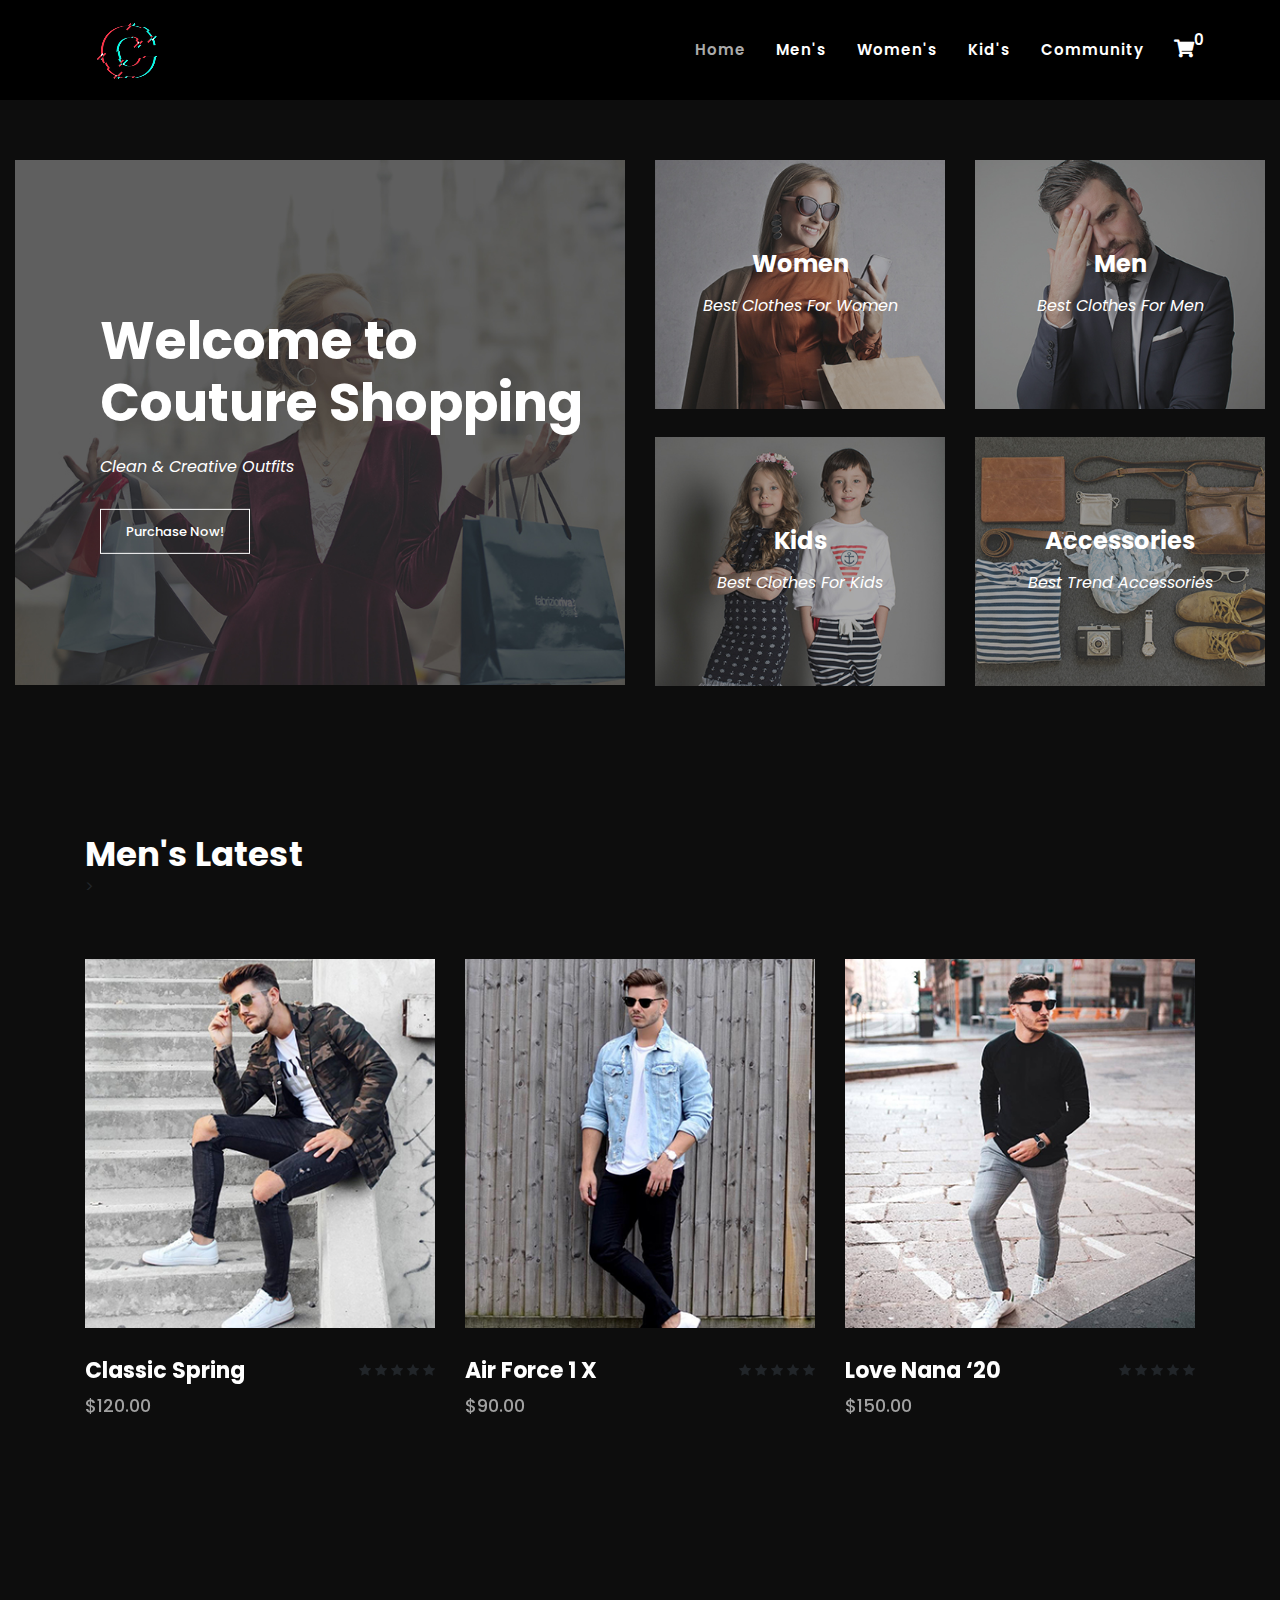
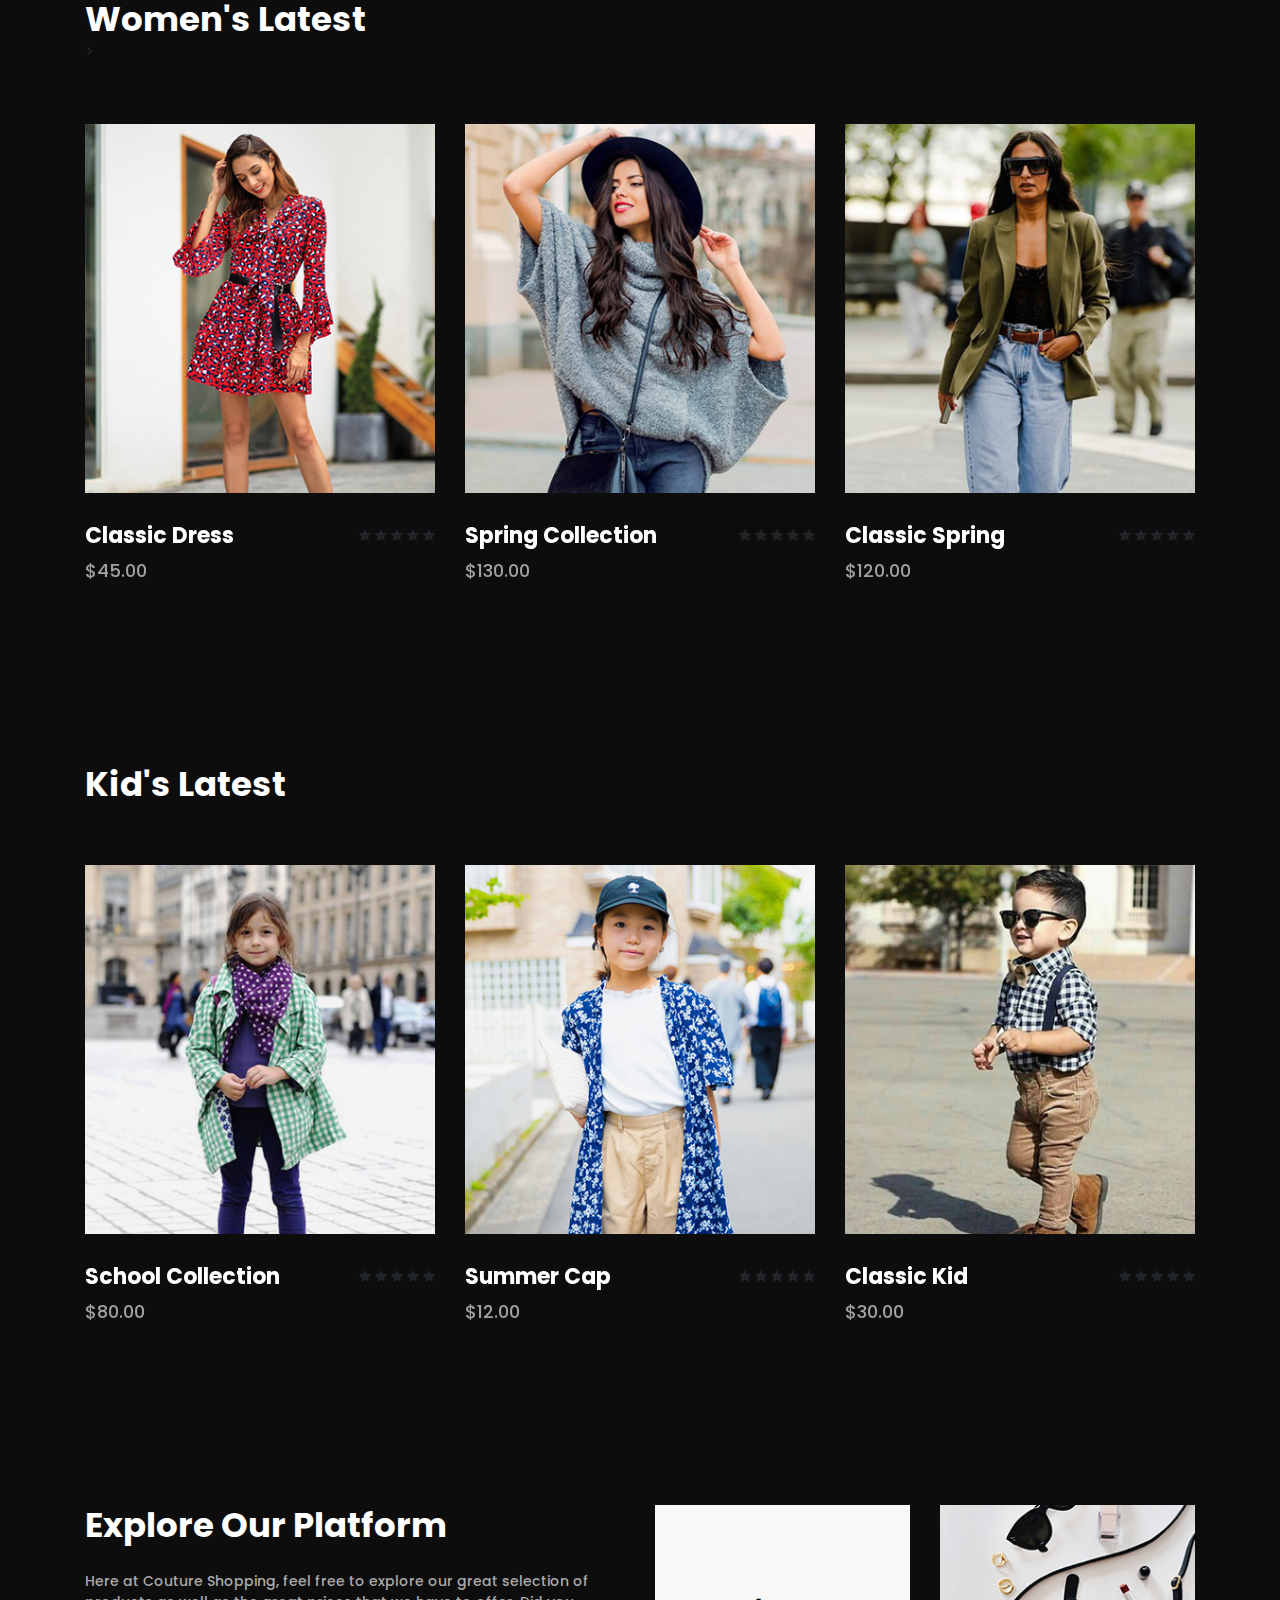
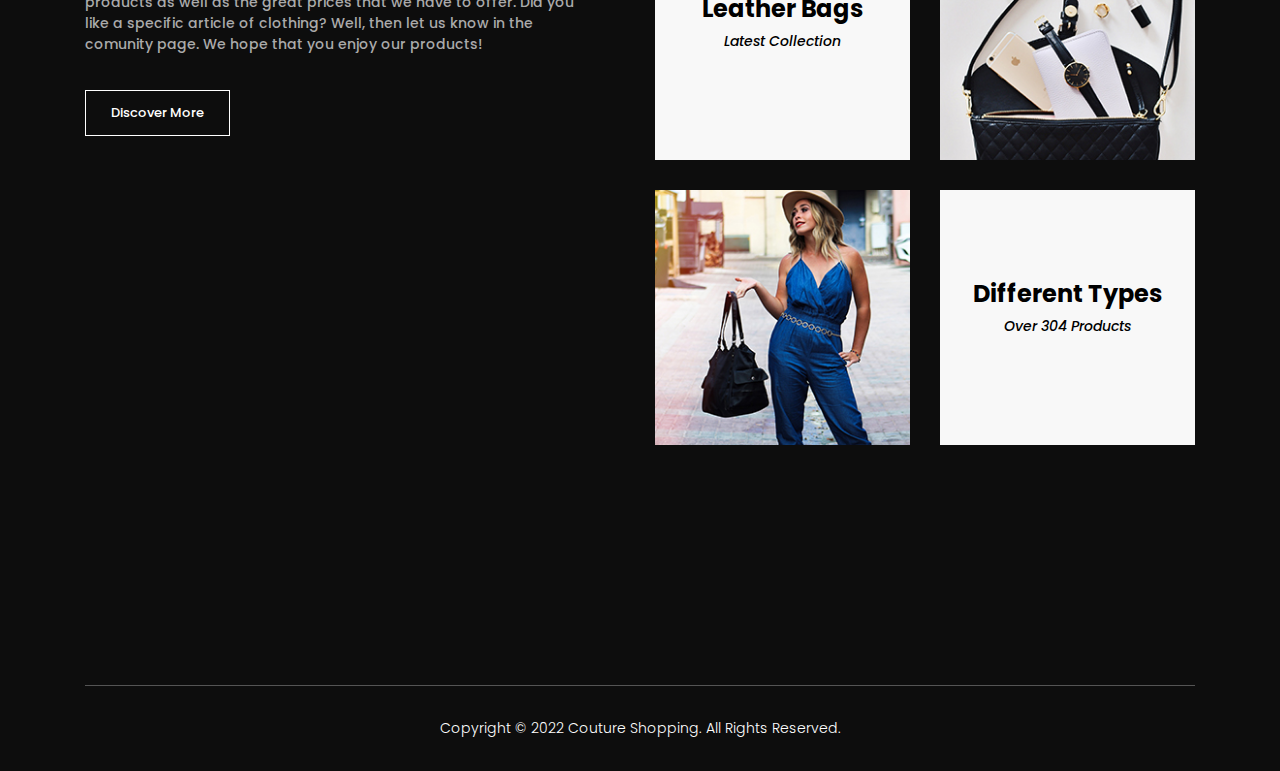
<file: index.html>
<!DOCTYPE html>
<html lang="en">
  <head>
    <meta charset="utf-8" />
    <meta
      name="viewport"
      content="width=device-width, initial-scale=1, shrink-to-fit=no"
    />
    <meta name="description" content="" />
    <meta name="author" content="" />
    <link
      href="https://fonts.googleapis.com/css?family=Poppins:100,200,300,400,500,600,700,800,900&display=swap"
      rel="stylesheet"
    />
    <link
      rel="stylesheet"
      href="//use.fontawesome.com/releases/v5.0.7/css/all.css"
    />

    <title>Home | Couture Shopping</title>

    <!-- Additional CSS Files -->
    <link
      rel="stylesheet"
      type="text/css"
      href="assets/css/bootstrap.min.css"
    />

    <link rel="stylesheet" type="text/css" href="assets/css/font-awesome.css" />

    <link rel="stylesheet" href="assets/css/templatemo-hexashop.css" />

    <link rel="stylesheet" href="assets/css/owl-carousel.css" />

    <link rel="stylesheet" href="assets/css/lightbox.css" />
    <!--

TemplateMo 571 Hexashop

https://templatemo.com/tm-571-hexashop

-->
        <link rel="icon"
          type="img/png"
          href="assets/images/testlogo.png"
        >
  </head>

  <body>
    <!-- ***** Preloader Start ***** -->
    <div id="preloader">
      <div class="jumper">
        <div></div>
        <div></div>
        <div></div>
      </div>
    </div>
    <!-- ***** Preloader End ***** -->

    <!-- ***** Header Area Start ***** -->
    <header class="header-area header-sticky">
      <div class="container">
        <div class="row">
          <div class="col-12">
            <nav class="main-nav">
              <!-- ***** Logo Start ***** -->
              <a href="index.html" class="logo">
                <img src="assets/images/logo.png" />
              </a>
              <!-- ***** Logo End ***** -->
              <!-- ***** Menu Start ***** -->
              <ul class="nav">
                <li class="scroll-to-section">
                  <a href="#top" class="active">Home</a>
                </li>
                <li class="scroll-to-section"><a style='color:white'; href="#men">Men's</a></li>
                <li class="scroll-to-section"><a style='color:white'; href="#women">Women's</a></li>
                <li class="scroll-to-section"><a style='color:white'; href="#kids">Kid's</a></li>
                <li class="scroll-to-section"><a style='color:white'; href="https://community-couture.netlify.app/">Community</a></li>


                <!-- <li class="submenu">
                                <a href="javascript:;">Features</a>
                                <ul>
                                    <li><a href="#">Features Page 1</a></li>
                                    <li><a href="#">Features Page 2</a></li>
                                    <li><a href="#">Features Page 3</a></li>
                                    <li><a rel="nofollow" href="https://templatemo.com/page/4" target="_blank">Template Page 4</a></li>
                                </ul>
                            </li> -->
                <li class="shopping-cart">
                  <a href="checkout.html"
                    ><i class="fas fa-shopping-cart"></i>
                    <div id="shopping-cart-totalItems"></div
                  ></a>
                </li>
              </ul>
              <a class="menu-trigger">
                <span>Menu</span>
              </a>
              <!-- ***** Menu End ***** -->
            </nav>
          </div>
        </div>
      </div>
    </header>
    <!-- ***** Header Area End ***** -->

    <!-- ***** Main Banner Area Start ***** -->
    <div class="main-banner" id="top">
      <div class="container-fluid">
        <div class="row">
          <div class="col-lg-6">
            <div class="left-content">
              <div class="thumb">
                <div class="inner-content">
                  <h4>Welcome to Couture Shopping</h4>
                  <span>Clean & Creative Outfits</span>
                  <div class="main-border-button">
                    <a href="checkout.html">Purchase Now!</a>
                  </div>
                </div>
                <img src="assets/images/left-banner-image.jpg" alt="" />
              </div>
            </div>
          </div>
          <div class="col-lg-6">
            <div class="right-content">
              <div class="row">
                <div class="col-lg-6">
                  <div class="right-first-image">
                    <div class="thumb">
                      <div class="inner-content">
                        <h4>Women</h4>
                        <span>Best Clothes For Women</span>
                      </div>
                      <div class="hover-content">
                        <div class="inner">
                          <h4>Women</h4>
                          <p>
                            Choose between our handcrafted options to get your best outfit.
                          </p>
                          <div class="main-border-button">
                            <a href="#women">Discover More</a>
                          </div>
                        </div>
                      </div>
                      <img src="assets/images/baner-right-image-01.jpg" />
                    </div>
                  </div>
                </div>
                <div class="col-lg-6">
                  <div class="right-first-image">
                    <div class="thumb">
                      <div class="inner-content">
                        <h4>Men</h4>
                        <span>Best Clothes For Men</span>
                      </div>
                      <div class="hover-content">
                        <div class="inner">
                          <h4>Men</h4>
                          <p>
                            Choose between our handcrafted options to get your best outfit.
                          </p>
                          <div class="main-border-button">
                            <a href="#men">Discover More</a>
                          </div>
                        </div>
                      </div>
                      <img src="assets/images/baner-right-image-02.jpg" />
                    </div>
                  </div>
                </div>
                <div class="col-lg-6">
                  <div class="right-first-image">
                    <div class="thumb">
                      <div class="inner-content">
                        <h4>Kids</h4>
                        <span>Best Clothes For Kids</span>
                      </div>
                      <div class="hover-content">
                        <div class="inner">
                          <h4>Kids</h4>
                          <p>
                            Choose between our handcrafted options to get your best outfit.
                          </p>
                          <div class="main-border-button">
                            <a href="#kids">Discover More</a>
                          </div>
                        </div>
                      </div>
                      <img src="assets/images/baner-right-image-03.jpg" />
                    </div>
                  </div>
                </div>
                <div class="col-lg-6">
                  <div class="right-first-image">
                    <div class="thumb">
                      <div class="inner-content">
                        <h4>Accessories</h4>
                        <span>Best Trend Accessories</span>
                      </div>
                      <div class="hover-content">
                        <div class="inner">
                          <h4>Accessories</h4>
                          <p>
                            Choose between our handcrafted options to get your best outfit.
                          </p>
                          <div class="main-border-button">
                            <a href="#men">Discover More</a>
                          </div>
                        </div>
                      </div>
                      <img src="assets/images/baner-right-image-04.jpg" />
                    </div>
                  </div>
                </div>
              </div>
            </div>
          </div>
        </div>
      </div>
    </div>
    <!-- ***** Main Banner Area End ***** -->

    <!-- ***** Men Area Starts ***** -->
    <section class="section" id="men">
      <div class="container">
        <div class="row">
          <div class="col-lg-6">
            <div class="section-heading">
              <h2>Men's Latest</h2>

              >
            </div>
          </div>
        </div>
      </div>
      <div class="container">
        <div class="row">
          <div class="col-lg-12">
            <div class="men-item-carousel">
              <div class="owl-men-item owl-carousel">
                <div class="item" id="men-item-1">
                  <div class="thumb">
                    <div class="hover-content">
                      <ul>
                        <li>
                          <a href="men-shirt.html"
                            ><i class="fa fa-eye"></i
                          ></a>
                        </li>
                        <li>
                        </li>
                        <li>
                          <a
                            href="javascript:void(0)"
                            onclick="addToCart(event)"
                            ><i class="fa fa-shopping-cart"></i
                          ></a>
                        </li>
                      </ul>
                    </div>
                    <img
                      src="assets/images/men-01.jpg"
                      alt=""
                      class="product-image"
                    />
                  </div>
                  <div class="down-content">
                    <h4 id="product-title">Classic Spring</h4>
                    <span id="product-price">$120.00</span>
                    <ul class="stars">
                      <li><i class="fa fa-star"></i></li>
                      <li><i class="fa fa-star"></i></li>
                      <li><i class="fa fa-star"></i></li>
                      <li><i class="fa fa-star"></i></li>
                      <li><i class="fa fa-star"></i></li>
                    </ul>
                  </div>
                </div>
                <div class="item" id="men-item-2">
                  <div class="thumb">
                    <div class="hover-content">
                      <ul>
                        <li>
                          <a href="men-shoes.html"
                            ><i class="fa fa-eye"></i
                          ></a>
                        </li>
                        <li>

                        </li>
                        <li>
                          <a
                            href="javascript:void(0)"
                            onclick="addToCart(event)"
                            ><i class="fa fa-shopping-cart"></i
                          ></a>
                        </li>
                      </ul>
                    </div>
                    <img
                      src="assets/images/men-02.jpg"
                      alt=""
                      class="product-image"
                    />
                  </div>
                  <div class="down-content">
                    <h4 id="product-title">Air Force 1 X</h4>
                    <span id="product-price">$90.00</span>
                    <ul class="stars">
                      <li><i class="fa fa-star"></i></li>
                      <li><i class="fa fa-star"></i></li>
                      <li><i class="fa fa-star"></i></li>
                      <li><i class="fa fa-star"></i></li>
                      <li><i class="fa fa-star"></i></li>
                    </ul>
                  </div>
                </div>
                <div class="item" id="men-item-3">
                  <div class="thumb">
                    <div class="hover-content">
                      <ul>
                        <li>
                          <a href="men-jeans.html"
                            ><i class="fa fa-eye"></i
                          ></a>
                        </li>
                        <li>

                        </li>
                        <li>
                          <a
                            href="javascript:void(0)"
                            onclick="addToCart(event)"
                            ><i class="fa fa-shopping-cart"></i
                          ></a>
                        </li>
                      </ul>
                    </div>
                    <img
                      src="assets/images/men-03.jpg"
                      alt=""
                      class="product-image"
                    />
                  </div>
                  <div class="down-content">
                    <h4 id="product-title">Love Nana ‘20</h4>
                    <span id="product-price">$150.00</span>
                    <ul class="stars">
                      <li><i class="fa fa-star"></i></li>
                      <li><i class="fa fa-star"></i></li>
                      <li><i class="fa fa-star"></i></li>
                      <li><i class="fa fa-star"></i></li>
                      <li><i class="fa fa-star"></i></li>
                    </ul>
                  </div>
                </div>
              </div>
            </div>
          </div>
        </div>
      </div>
    </section>
    <!-- ***** Men Area Ends ***** -->

    <!-- ***** Women Area Starts ***** -->
    <section class="section" id="women">
      <div class="container">
        <div class="row">
          <div class="col-lg-6">
            <div class="section-heading">
              <h2>Women's Latest</h2>

              >
            </div>
          </div>
        </div>
      </div>
      <div class="container">
        <div class="row">
          <div class="col-lg-12">
            <div class="women-item-carousel">
              <div class="owl-women-item owl-carousel">
                <div class="item" id="women-item-2">
                  <div class="thumb">
                    <div class="hover-content">
                      <ul>
                        <li>
                          <a href="woman-gown.html"
                            ><i class="fa fa-eye"></i
                          ></a>
                        </li>
                        <li>

                        </li>
                        <li>
                          <a
                            href="javascript:void(0)"
                            onclick="addToCart(event)"
                            ><i class="fa fa-shopping-cart"></i
                          ></a>
                        </li>
                      </ul>
                    </div>
                    <img
                      src="assets/images/women-02.jpg"
                      alt=""
                      class="product-image"
                    />
                  </div>
                  <div class="down-content">
                    <h4 id="product-title">Classic Dress</h4>
                    <span id="product-price">$45.00</span>
                    <ul class="stars">
                      <li><i class="fa fa-star"></i></li>
                      <li><i class="fa fa-star"></i></li>
                      <li><i class="fa fa-star"></i></li>
                      <li><i class="fa fa-star"></i></li>
                      <li><i class="fa fa-star"></i></li>
                    </ul>
                  </div>
                </div>
                <div class="item" id="women-item-3">
                  <div class="thumb">
                    <div class="hover-content">
                      <ul>
                        <li>
                          <a href="women-skirt.html"
                            ><i class="fa fa-eye"></i
                          ></a>
                        </li>
                        <li>

                        </li>
                        <li>
                          <a
                            href="javascript:void(0)"
                            onclick="addToCart(event)"
                            ><i class="fa fa-shopping-cart"></i
                          ></a>
                        </li>
                      </ul>
                    </div>
                    <img
                      src="assets/images/women-03.jpg"
                      alt=""
                      class="product-image"
                    />
                  </div>
                  <div class="down-content">
                    <h4 id="product-title">Spring Collection</h4>
                    <span id="product-price">$130.00</span>
                    <ul class="stars">
                      <li><i class="fa fa-star"></i></li>
                      <li><i class="fa fa-star"></i></li>
                      <li><i class="fa fa-star"></i></li>
                      <li><i class="fa fa-star"></i></li>
                      <li><i class="fa fa-star"></i></li>
                    </ul>
                  </div>
                </div>
                <div class="item" id="women-item-4">
                  <div class="thumb">
                    <div class="hover-content">
                      <ul>
                        <li>
                          <a href="women-summerwear.html"
                            ><i class="fa fa-eye"></i
                          ></a>
                        </li>
                        <li>
                        </li>
                        <li>
                          <a
                            href="javascript:void(0)"
                            onclick="addToCart(event)"
                            ><i class="fa fa-shopping-cart"></i
                          ></a>
                        </li>
                      </ul>
                    </div>
                    <img
                      src="assets/images/women-01.jpg"
                      alt=""
                      class="product-image"
                    />
                  </div>
                  <div class="down-content">
                    <h4 id="product-title">Classic Spring</h4>
                    <span id="product-price">$120.00</span>
                    <ul class="stars">
                      <li><i class="fa fa-star"></i></li>
                      <li><i class="fa fa-star"></i></li>
                      <li><i class="fa fa-star"></i></li>
                      <li><i class="fa fa-star"></i></li>
                      <li><i class="fa fa-star"></i></li>
                    </ul>
                  </div>
                </div>
              </div>
            </div>
          </div>
        </div>
      </div>
    </section>
    <!-- ***** Women Area Ends ***** -->

    <!-- ***** Kids Area Starts ***** -->
    <section class="section" id="kids">
      <div class="container">
        <div class="row">
          <div class="col-lg-6">
            <div class="section-heading">
              <h2>Kid's Latest</h2>
            </div>
          </div>
        </div>
      </div>
      <div class="container">
        <div class="row">
          <div class="col-lg-12">
            <div class="kid-item-carousel">
              <div class="owl-kid-item owl-carousel">
                <div class="item" id="kids-item-1">
                  <div class="thumb">
                    <div class="hover-content">
                      <ul>
                        <li>
                          <a href="kids-school.html"
                            ><i class="fa fa-eye"></i
                          ></a>
                        </li>
                        <li>

                        </li>
                        <li>
                          <a
                            href="javascript:void(0)"
                            onclick="addToCart(event)"
                            ><i class="fa fa-shopping-cart"></i
                          ></a>
                        </li>
                      </ul>
                    </div>
                    <img
                      src="assets/images/kid-01.jpg"
                      alt=""
                      class="product-image"
                    />
                  </div>
                  <div class="down-content">
                    <h4 id="product-title">School Collection</h4>
                    <span id="product-price">$80.00</span>
                    <ul class="stars">
                      <li><i class="fa fa-star"></i></li>
                      <li><i class="fa fa-star"></i></li>
                      <li><i class="fa fa-star"></i></li>
                      <li><i class="fa fa-star"></i></li>
                      <li><i class="fa fa-star"></i></li>
                    </ul>
                  </div>
                </div>
                <div class="item" id="kids-item-2">
                  <div class="thumb">
                    <div class="hover-content">
                      <ul>
                        <li>
                          <a href="kids-summer.html"
                            ><i class="fa fa-eye"></i
                          ></a>
                        </li>
                        <li>

                        </li>
                        <li>
                          <a
                            href="javascript:void(0)"
                            onclick="addToCart(event)"
                            ><i class="fa fa-shopping-cart"></i
                          ></a>
                        </li>
                      </ul>
                    </div>
                    <img
                      src="assets/images/kid-02.jpg"
                      alt=""
                      class="product-image"
                    />
                  </div>
                  <div class="down-content">
                    <h4 id="product-title">Summer Cap</h4>
                    <span id="product-price">$12.00</span>
                    <ul class="stars">
                      <li><i class="fa fa-star"></i></li>
                      <li><i class="fa fa-star"></i></li>
                      <li><i class="fa fa-star"></i></li>
                      <li><i class="fa fa-star"></i></li>
                      <li><i class="fa fa-star"></i></li>
                    </ul>
                  </div>
                </div>
                <div class="item" id="kids-item-3">
                  <div class="thumb">
                    <div class="hover-content">
                      <ul>
                        <li>
                          <a href="kids-formal.html"
                            ><i class="fa fa-eye"></i
                          ></a>
                        </li>
                        <li>

                        </li>
                        <li>
                          <a
                            href="javascript:void(0)"
                            onclick="addToCart(event)"
                            ><i class="fa fa-shopping-cart"></i
                          ></a>
                        </li>
                      </ul>
                    </div>
                    <img
                      src="assets/images/kid-03.jpg"
                      alt=""
                      class="product-image"
                    />
                  </div>
                  <div class="down-content">
                    <h4 id="product-title">Classic Kid</h4>
                    <span id="product-price">$30.00</span>
                    <ul class="stars">
                      <li><i class="fa fa-star"></i></li>
                      <li><i class="fa fa-star"></i></li>
                      <li><i class="fa fa-star"></i></li>
                      <li><i class="fa fa-star"></i></li>
                      <li><i class="fa fa-star"></i></li>
                    </ul>
                  </div>
                </div>
              </div>
            </div>
          </div>
        </div>
      </div>
    </section>
    <!-- ***** Kids Area Ends ***** -->

    <!-- ***** Explore Area Starts ***** -->
    <section class="section" id="explore">
      <div class="container">
        <div class="row">
          <div class="col-lg-6">
            <div class="left-content">
              <h2>Explore Our Platform</h2>
              <span
                >Here at Couture Shopping, feel free to explore our great selection of products as well as the great prices that we have to offer. Did you like a specific article of clothing? Well, then let us know in the comunity page. We hope that you enjoy our products!</span>
              <div class="main-border-button">
                <a href="products.html">Discover More</a>
              </div>
            </div>
          </div>
          <div class="col-lg-6">
            <div class="right-content">
              <div class="row">
                <div class="col-lg-6">
                  <div class="leather">
                    <h4 style='color:black';>Leather Bags</h4>
                    <span style='color:black';>Latest Collection</span>
                  </div>
                </div>
                <div class="col-lg-6">
                  <div class="first-image">
                    <img src="assets/images/explore-image-01.jpg" alt="" />
                  </div>
                </div>
                <div class="col-lg-6">
                  <div class="second-image">
                    <img src="assets/images/explore-image-02.jpg" alt="" />
                  </div>
                </div>
                <div class="col-lg-6">
                  <div class="types">
                    <h4 style='color:black'; >Different Types</h4>
                    <span style='color:black';> Over 304 Products</span>
                  </div>
                </div>
              </div>
            </div>
          </div>
        </div>
      </div>
    </section>
    <!-- ***** Explore Area Ends ***** -->

    <!-- ***** Footer Start ***** -->
    <footer>
      <div class="container">
        <div class="row">
          <div class="col-lg-12">
            <div class="under-footer">
              <p>
                Copyright © 2022 Couture Shopping. All Rights Reserved.
              </p>
            </div>
          </div>
        </div>
      </div>
    </footer>

    <!-- jQuery -->
    <script src="assets/js/jquery-2.1.0.min.js"></script>

    <!-- Bootstrap -->
    <script src="assets/js/popper.js"></script>
    <script src="assets/js/bootstrap.min.js"></script>

    <!-- Plugins -->
    <script src="assets/js/owl-carousel.js"></script>
    <script src="assets/js/accordions.js"></script>
    <script src="assets/js/datepicker.js"></script>
    <script src="assets/js/scrollreveal.min.js"></script>
    <script src="assets/js/waypoints.min.js"></script>
    <script src="assets/js/jquery.counterup.min.js"></script>
    <script src="assets/js/imgfix.min.js"></script>
    <script src="assets/js/slick.js"></script>
    <script src="assets/js/lightbox.js"></script>
    <script src="assets/js/isotope.js"></script>
    <script src="assets/js/addToCart.js"></script>

    <!-- Global Init -->
    <script src="assets/js/custom.js"></script>

    <script>
      $(function () {
        var selectedClass = "";
        $("p").click(function () {
          selectedClass = $(this).attr("data-rel");
          $("#portfolio").fadeTo(50, 0.1);
          $("#portfolio div")
            .not("." + selectedClass)
            .fadeOut();
          setTimeout(function () {
            $("." + selectedClass).fadeIn();
            $("#portfolio").fadeTo(50, 1);
          }, 500);
        });
      });
    </script>
  </body>
</html>
</file>
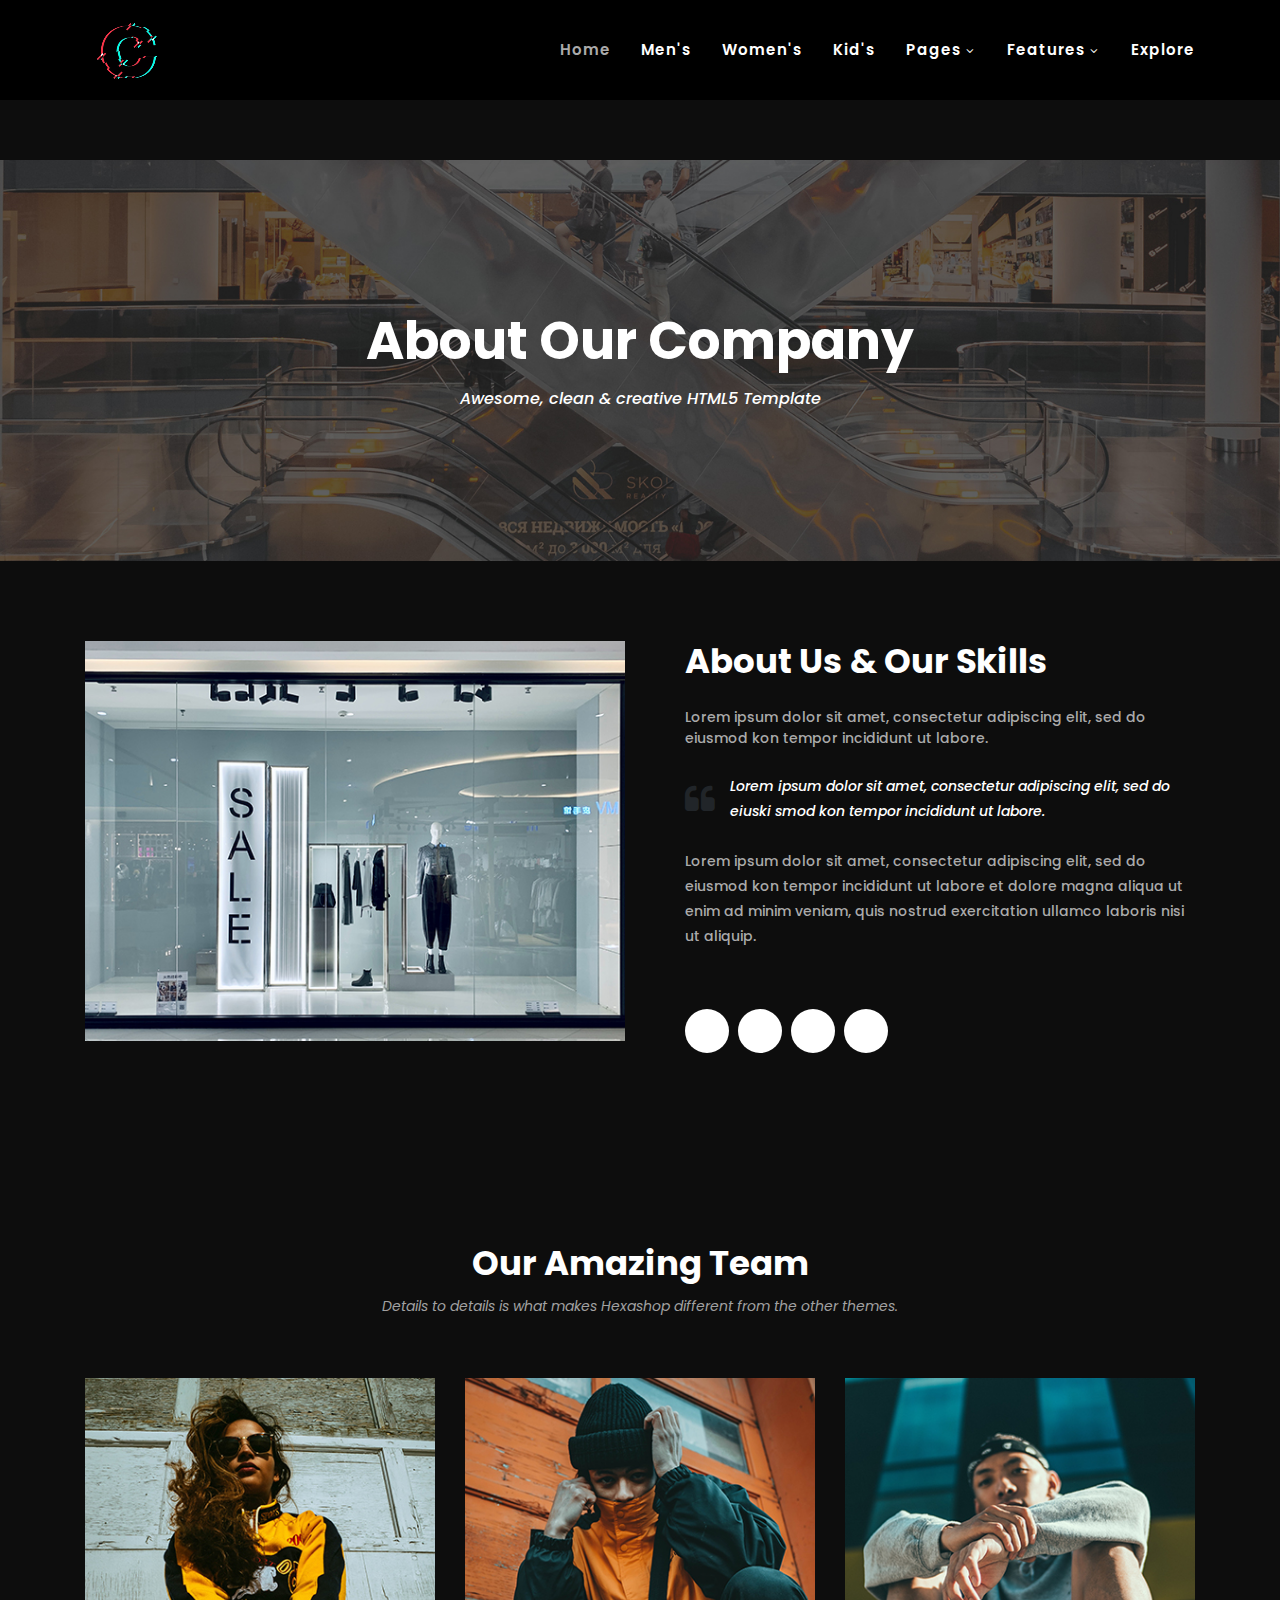
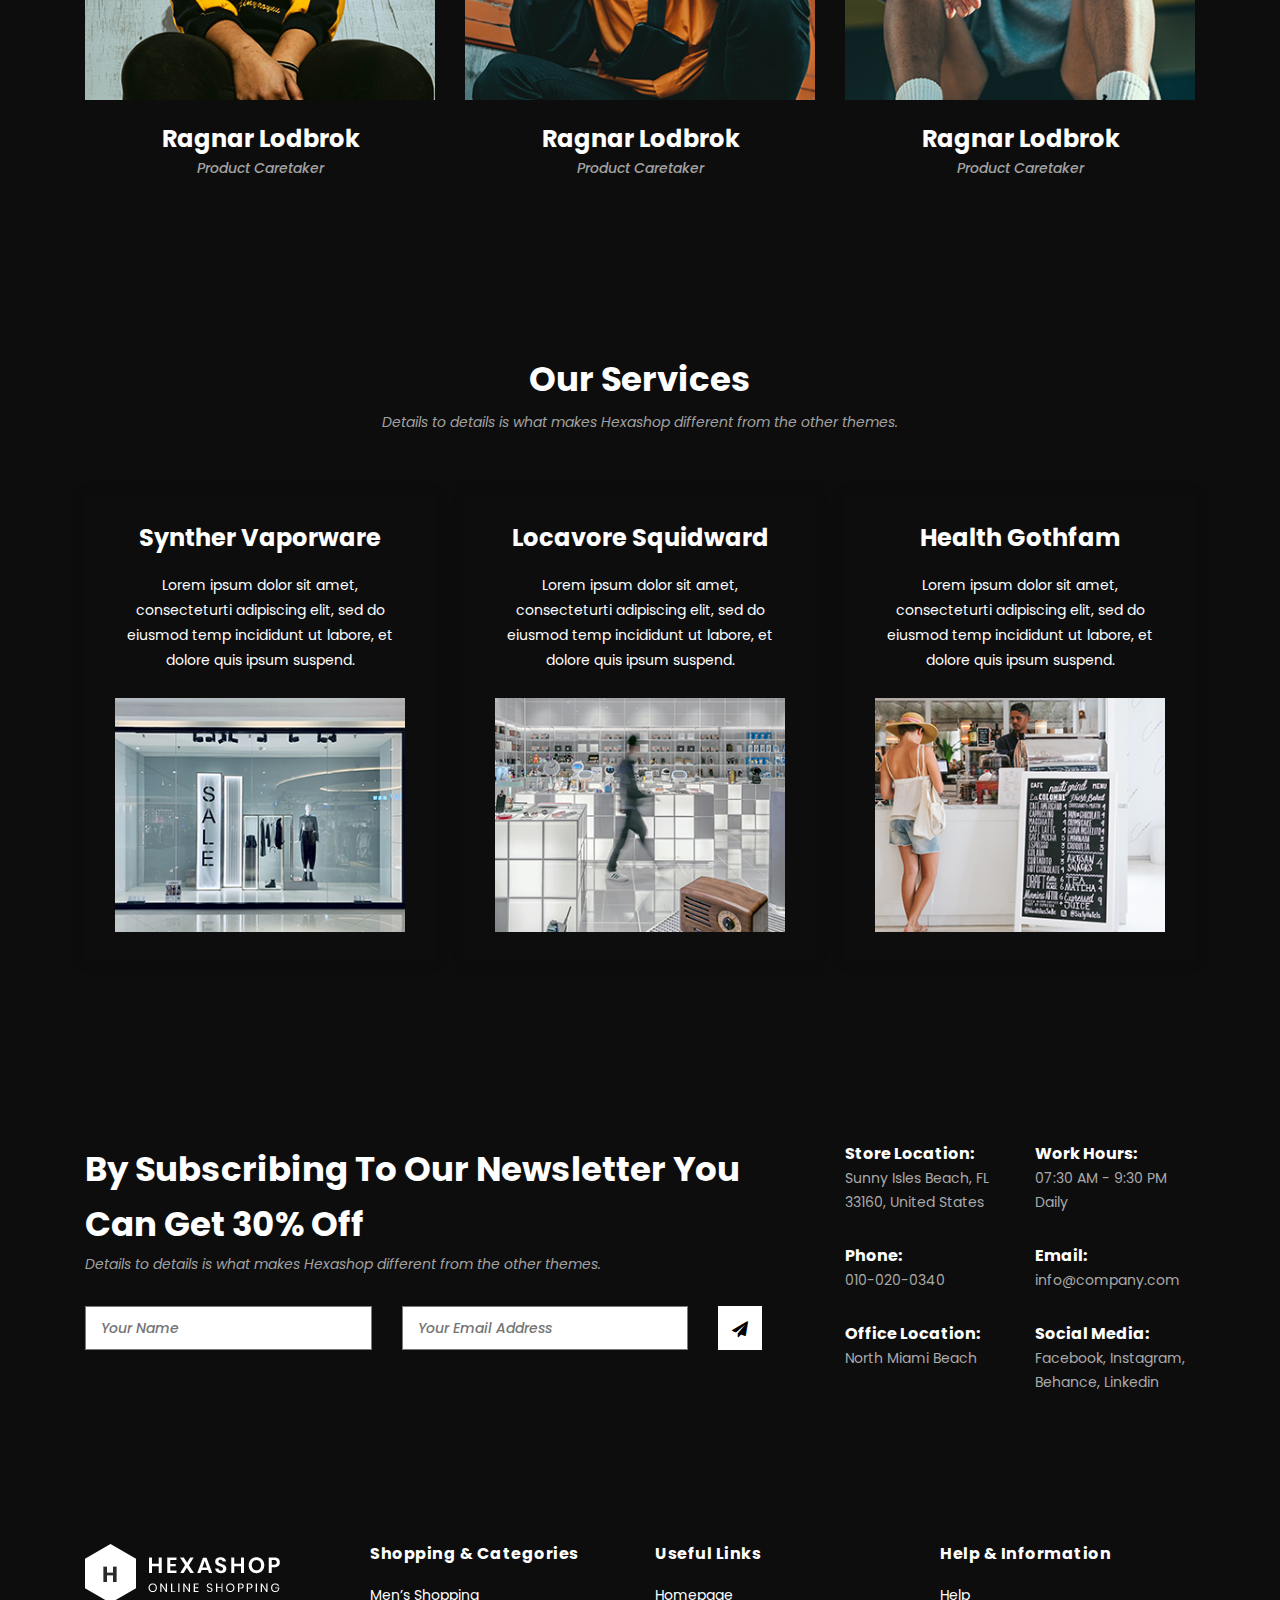
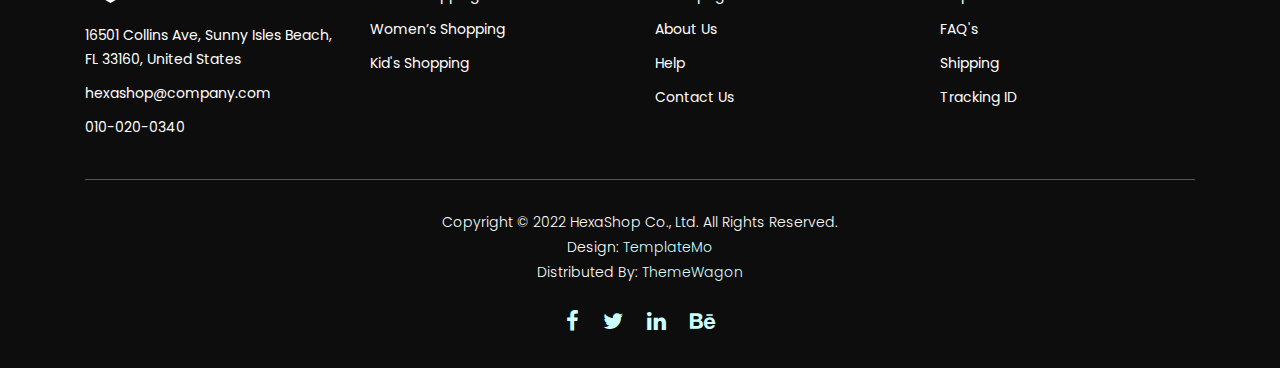
<file: about.html>
<!DOCTYPE html>
<html lang="en">

  <head>

    <meta charset="utf-8">
    <meta name="viewport" content="width=device-width, initial-scale=1, shrink-to-fit=no">
    <meta name="description" content="">
    <meta name="author" content="">
    <link href="https://fonts.googleapis.com/css?family=Poppins:100,200,300,400,500,600,700,800,900&display=swap" rel="stylesheet">

    <title>Hexashop - About Page</title>


    <!-- Additional CSS Files -->
    <link rel="stylesheet" type="text/css" href="assets/css/bootstrap.min.css">

    <link rel="stylesheet" type="text/css" href="assets/css/font-awesome.css">

    <link rel="stylesheet" href="assets/css/templatemo-hexashop.css">

    <link rel="stylesheet" href="assets/css/owl-carousel.css">

    <link rel="stylesheet" href="assets/css/lightbox.css">
<!--

TemplateMo 571 Hexashop

https://templatemo.com/tm-571-hexashop

-->
    </head>
    
    <body>
    
    <!-- ***** Preloader Start ***** -->
    <div id="preloader">
        <div class="jumper">
            <div></div>
            <div></div>
            <div></div>
        </div>
    </div>  
    <!-- ***** Preloader End ***** -->
    
    
    <!-- ***** Header Area Start ***** -->
    <header class="header-area header-sticky">
        <div class="container">
            <div class="row">
                <div class="col-12">
                    <nav class="main-nav">
                        <!-- ***** Logo Start ***** -->
                        <a href="index.html" class="logo">
                            <img src="assets/images/logo.png">
                        </a>
                        <!-- ***** Logo End ***** -->
                        <!-- ***** Menu Start ***** -->
                        <ul class="nav">
                            <li class="scroll-to-section"><a href="index.html" class="active">Home</a></li>
                            <li class="scroll-to-section"><a href="index.html">Men's</a></li>
                            <li class="scroll-to-section"><a href="index.html">Women's</a></li>
                            <li class="scroll-to-section"><a href="index.html">Kid's</a></li>
                            <li class="submenu">
                                <a href="javascript:;">Pages</a>
                                <ul>
                                    <li><a href="about.html">About Us</a></li>
                                    <li><a href="products.html">Products</a></li>
                                    <li><a href="single-product.html">Single Product</a></li>
                                    <li><a href="contact.html">Contact Us</a></li>
                                </ul>
                            </li>
                            <li class="submenu">
                                <a href="javascript:;">Features</a>
                                <ul>
                                    <li><a href="#">Features Page 1</a></li>
                                    <li><a href="#">Features Page 2</a></li>
                                    <li><a href="#">Features Page 3</a></li>
                                    <li><a rel="nofollow" href="https://templatemo.com/page/4" target="_blank">Template Page 4</a></li>
                                </ul>
                            </li>
                            <li class="scroll-to-section"><a href="index.html">Explore</a></li>
                        </ul>        
                        <a class='menu-trigger'>
                            <span>Menu</span>
                        </a>
                        <!-- ***** Menu End ***** -->
                    </nav>
                </div>
            </div>
        </div>
    </header>
    <!-- ***** Header Area End ***** -->

    <!-- ***** Main Banner Area Start ***** -->
    <div class="page-heading about-page-heading" id="top">
        <div class="container">
            <div class="row">
                <div class="col-lg-12">
                    <div class="inner-content">
                        <h2>About Our Company</h2>
                        <span>Awesome, clean &amp; creative HTML5 Template</span>
                    </div>
                </div>
            </div>
        </div>
    </div>
    <!-- ***** Main Banner Area End ***** -->

    <!-- ***** About Area Starts ***** -->
    <div class="about-us">
        <div class="container">
            <div class="row">
                <div class="col-lg-6">
                    <div class="left-image">
                        <img src="assets/images/about-left-image.jpg" alt="">
                    </div>
                </div>
                <div class="col-lg-6">
                    <div class="right-content">
                        <h4>About Us &amp; Our Skills</h4>
                        <span>Lorem ipsum dolor sit amet, consectetur adipiscing elit, sed do eiusmod kon tempor incididunt ut labore.</span>
                        <div class="quote">
                            <i class="fa fa-quote-left"></i><p>Lorem ipsum dolor sit amet, consectetur adipiscing elit, sed do eiuski smod kon tempor incididunt ut labore.</p>
                        </div>
                        <p>Lorem ipsum dolor sit amet, consectetur adipiscing elit, sed do eiusmod kon tempor incididunt ut labore et dolore magna aliqua ut enim ad minim veniam, quis nostrud exercitation ullamco laboris nisi ut aliquip.</p>
                        <ul>
                            <li><a href="#"><i class="fa fa-facebook"></i></a></li>
                            <li><a href="#"><i class="fa fa-twitter"></i></a></li>
                            <li><a href="#"><i class="fa fa-linkedin"></i></a></li>
                            <li><a href="#"><i class="fa fa-behance"></i></a></li>
                        </ul>
                    </div>
                </div>
            </div>
        </div>
    </div>
    <!-- ***** About Area Ends ***** -->

    <!-- ***** Our Team Area Starts ***** -->
    <section class="our-team">
        <div class="container">
            <div class="row">
                <div class="col-lg-12">
                    <div class="section-heading">
                        <h2>Our Amazing Team</h2>
                        <span>Details to details is what makes Hexashop different from the other themes.</span>
                    </div>
                </div>
                <div class="col-lg-4">
                    <div class="team-item">
                        <div class="thumb">
                            <div class="hover-effect">
                                <div class="inner-content">
                                    <ul>
                                        <li><a href="#"><i class="fa fa-facebook"></i></a></li>
                                        <li><a href="#"><i class="fa fa-twitter"></i></a></li>
                                        <li><a href="#"><i class="fa fa-linkedin"></i></a></li>
                                        <li><a href="#"><i class="fa fa-behance"></i></a></li>
                                    </ul>
                                </div>
                            </div>
                            <img src="assets/images/team-member-01.jpg">
                        </div>
                        <div class="down-content">
                            <h4>Ragnar Lodbrok</h4>
                            <span>Product Caretaker</span>
                        </div>
                    </div>
                </div>
                <div class="col-lg-4">
                    <div class="team-item">
                        <div class="thumb">
                            <div class="hover-effect">
                                <div class="inner-content">
                                    <ul>
                                        <li><a href="#"><i class="fa fa-facebook"></i></a></li>
                                        <li><a href="#"><i class="fa fa-twitter"></i></a></li>
                                        <li><a href="#"><i class="fa fa-linkedin"></i></a></li>
                                        <li><a href="#"><i class="fa fa-behance"></i></a></li>
                                    </ul>
                                </div>
                            </div>
                            <img src="assets/images/team-member-02.jpg">
                        </div>
                        <div class="down-content">
                            <h4>Ragnar Lodbrok</h4>
                            <span>Product Caretaker</span>
                        </div>
                    </div>
                </div>
                <div class="col-lg-4">
                    <div class="team-item">
                        <div class="thumb">
                            <div class="hover-effect">
                                <div class="inner-content">
                                    <ul>
                                        <li><a href="#"><i class="fa fa-facebook"></i></a></li>
                                        <li><a href="#"><i class="fa fa-twitter"></i></a></li>
                                        <li><a href="#"><i class="fa fa-linkedin"></i></a></li>
                                        <li><a href="#"><i class="fa fa-behance"></i></a></li>
                                    </ul>
                                </div>
                            </div>
                            <img src="assets/images/team-member-03.jpg">
                        </div>
                        <div class="down-content">
                            <h4>Ragnar Lodbrok</h4>
                            <span>Product Caretaker</span>
                        </div>
                    </div>
                </div>
            </div>
        </div>
    </section>
    <!-- ***** Our Team Area Ends ***** -->

    <!-- ***** Services Area Starts ***** -->
    <section class="our-services">
        <div class="container">
            <div class="row">
                <div class="col-lg-12">
                    <div class="section-heading">
                        <h2>Our Services</h2>
                        <span>Details to details is what makes Hexashop different from the other themes.</span>
                    </div>
                </div>
                <div class="col-lg-4">
                    <div class="service-item">
                        <h4>Synther Vaporware</h4>
                        <p>Lorem ipsum dolor sit amet, consecteturti adipiscing elit, sed do eiusmod temp incididunt ut labore, et dolore quis ipsum suspend.</p>
                        <img src="assets/images/service-01.jpg" alt="">
                    </div>
                </div>
                <div class="col-lg-4">
                    <div class="service-item">
                        <h4>Locavore Squidward</h4>
                        <p>Lorem ipsum dolor sit amet, consecteturti adipiscing elit, sed do eiusmod temp incididunt ut labore, et dolore quis ipsum suspend.</p>
                        <img src="assets/images/service-02.jpg" alt="">
                    </div>
                </div>
                <div class="col-lg-4">
                    <div class="service-item">
                        <h4>Health Gothfam</h4>
                        <p>Lorem ipsum dolor sit amet, consecteturti adipiscing elit, sed do eiusmod temp incididunt ut labore, et dolore quis ipsum suspend.</p>
                        <img src="assets/images/service-03.jpg" alt="">
                    </div>
                </div>
            </div>
        </div>
    </section>
    <!-- ***** Services Area Ends ***** -->

    <!-- ***** Subscribe Area Starts ***** -->
    <div class="subscribe">
        <div class="container">
            <div class="row">
                <div class="col-lg-8">
                    <div class="section-heading">
                        <h2>By Subscribing To Our Newsletter You Can Get 30% Off</h2>
                        <span>Details to details is what makes Hexashop different from the other themes.</span>
                    </div>
                    <form id="subscribe" action="" method="get">
                        <div class="row">
                          <div class="col-lg-5">
                            <fieldset>
                              <input name="name" type="text" id="name" placeholder="Your Name" required="">
                            </fieldset>
                          </div>
                          <div class="col-lg-5">
                            <fieldset>
                              <input name="email" type="text" id="email" pattern="[^ @]*@[^ @]*" placeholder="Your Email Address" required="">
                            </fieldset>
                          </div>
                          <div class="col-lg-2">
                            <fieldset>
                              <button type="submit" id="form-submit" class="main-dark-button"><i class="fa fa-paper-plane"></i></button>
                            </fieldset>
                          </div>
                        </div>
                    </form>
                </div>
                <div class="col-lg-4">
                    <div class="row">
                        <div class="col-6">
                            <ul>
                                <li>Store Location:<br><span>Sunny Isles Beach, FL 33160, United States</span></li>
                                <li>Phone:<br><span>010-020-0340</span></li>
                                <li>Office Location:<br><span>North Miami Beach</span></li>
                            </ul>
                        </div>
                        <div class="col-6">
                            <ul>
                                <li>Work Hours:<br><span>07:30 AM - 9:30 PM Daily</span></li>
                                <li>Email:<br><span>info@company.com</span></li>
                                <li>Social Media:<br><span><a href="#">Facebook</a>, <a href="#">Instagram</a>, <a href="#">Behance</a>, <a href="#">Linkedin</a></span></li>
                            </ul>
                        </div>
                    </div>
                </div>
            </div>
        </div>
    </div>
    <!-- ***** Subscribe Area Ends ***** -->

    <!-- ***** Footer Start ***** -->
    <footer>
        <div class="container">
            <div class="row">
                <div class="col-lg-3">
                    <div class="first-item">
                        <div class="logo">
                            <img src="assets/images/white-logo.png" alt="hexashop ecommerce templatemo">
                        </div>
                        <ul>
                            <li><a href="#">16501 Collins Ave, Sunny Isles Beach, FL 33160, United States</a></li>
                            <li><a href="#">hexashop@company.com</a></li>
                            <li><a href="#">010-020-0340</a></li>
                        </ul>
                    </div>
                </div>
                <div class="col-lg-3">
                    <h4>Shopping &amp; Categories</h4>
                    <ul>
                        <li><a href="#">Men’s Shopping</a></li>
                        <li><a href="#">Women’s Shopping</a></li>
                        <li><a href="#">Kid's Shopping</a></li>
                    </ul>
                </div>
                <div class="col-lg-3">
                    <h4>Useful Links</h4>
                    <ul>
                        <li><a href="#">Homepage</a></li>
                        <li><a href="#">About Us</a></li>
                        <li><a href="#">Help</a></li>
                        <li><a href="#">Contact Us</a></li>
                    </ul>
                </div>
                <div class="col-lg-3">
                    <h4>Help &amp; Information</h4>
                    <ul>
                        <li><a href="#">Help</a></li>
                        <li><a href="#">FAQ's</a></li>
                        <li><a href="#">Shipping</a></li>
                        <li><a href="#">Tracking ID</a></li>
                    </ul>
                </div>
                <div class="col-lg-12">
                    <div class="under-footer">
                        <p>Copyright © 2022 HexaShop Co., Ltd. All Rights Reserved. 
                        
                        <br>Design: <a href="https://templatemo.com" target="_parent" title="free css templates">TemplateMo</a>

                        <br>Distributed By: <a href="https://themewagon.com" target="_blank" title="free & premium responsive templates">ThemeWagon</a></p>
                        <ul>
                            <li><a href="#"><i class="fa fa-facebook"></i></a></li>
                            <li><a href="#"><i class="fa fa-twitter"></i></a></li>
                            <li><a href="#"><i class="fa fa-linkedin"></i></a></li>
                            <li><a href="#"><i class="fa fa-behance"></i></a></li>
                        </ul>
                    </div>
                </div>
            </div>
        </div>
    </footer>
    

    <!-- jQuery -->
    <script src="assets/js/jquery-2.1.0.min.js"></script>

    <!-- Bootstrap -->
    <script src="assets/js/popper.js"></script>
    <script src="assets/js/bootstrap.min.js"></script>

    <!-- Plugins -->
    <script src="assets/js/owl-carousel.js"></script>
    <script src="assets/js/accordions.js"></script>
    <script src="assets/js/datepicker.js"></script>
    <script src="assets/js/scrollreveal.min.js"></script>
    <script src="assets/js/waypoints.min.js"></script>
    <script src="assets/js/jquery.counterup.min.js"></script>
    <script src="assets/js/imgfix.min.js"></script> 
    <script src="assets/js/slick.js"></script> 
    <script src="assets/js/lightbox.js"></script> 
    <script src="assets/js/isotope.js"></script> 
    
    <!-- Global Init -->
    <script src="assets/js/custom.js"></script>

    <script>

        $(function() {
            var selectedClass = "";
            $("p").click(function(){
            selectedClass = $(this).attr("data-rel");
            $("#portfolio").fadeTo(50, 0.1);
                $("#portfolio div").not("."+selectedClass).fadeOut();
            setTimeout(function() {
              $("."+selectedClass).fadeIn();
              $("#portfolio").fadeTo(50, 1);
            }, 500);
                
            });
        });

    </script>

  </body>

</html>
</file>
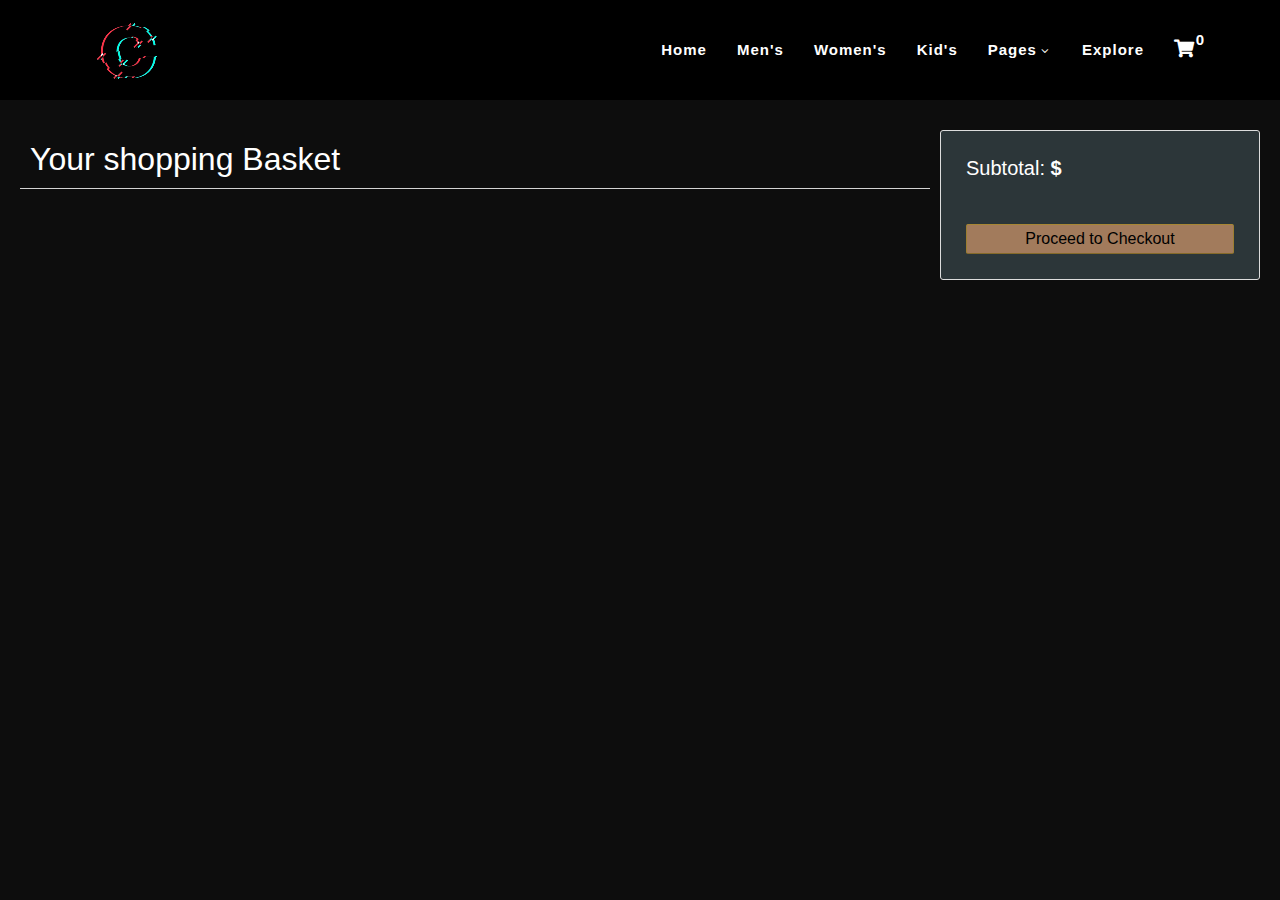
<file: checkout.html>
<!DOCTYPE html>
<html lang="en">
  <head>
    <meta charset="UTF-8" />
    <meta http-equiv="X-UA-Compatible" content="IE=edge" />
    <meta name="viewport" content="width=device-width, initial-scale=1.0" />
    <title>Checkout | Couture Shopping</title>
    <link
      href="https://fonts.googleapis.com/css?family=Poppins:100,200,300,400,500,600,700,800,900&display=swap"
      rel="stylesheet"
    />
    <link
      rel="stylesheet"
      href="//use.fontawesome.com/releases/v5.0.7/css/all.css"
    />
    <link rel="stylesheet" href="assets/css/checkout.css" />
    <link rel="stylesheet" href="assets/css/templatemo-hexashop.css" />
    <link
      rel="stylesheet"
      href="//use.fontawesome.com/releases/v5.0.7/css/all.css"
    />
    <link rel="stylesheet" type="text/css" href="assets/css/font-awesome.css" />

    <link rel="stylesheet" href="assets/css/templatemo-hexashop.css" />

    <link rel="stylesheet" href="assets/css/owl-carousel.css" />

    <link rel="stylesheet" href="assets/css/lightbox.css" />
    <link
      rel="stylesheet"
      type="text/css"
      href="assets/css/bootstrap.min.css"
    />
  </head>
  <body>
    <header class="header-area header-sticky">
      <div class="container">
        <div class="row">
          <div class="col-12">
            <nav class="main-nav">
              <!-- ***** Logo Start ***** -->
              <a href="index.html" class="logo">
                <img src="assets/images/logo.png" />
              </a>
              <!-- ***** Logo End ***** -->
              <!-- ***** Menu Start ***** -->
              <ul class="nav">
                <li class="scroll-to-section">
                  <a href="index.html">Home</a>
                </li>
                <li class="scroll-to-section"><a href="#men">Men's</a></li>
                <li class="scroll-to-section"><a href="#women">Women's</a></li>
                <li class="scroll-to-section"><a href="#kids">Kid's</a></li>
                <li class="submenu">
                  <a href="javascript:;">Pages</a>
                  <ul>
                    <li><a href="about.html">About Us</a></li>
                    <li><a href="products.html">Products</a></li>
                    <li><a href="single-product.html">Single Product</a></li>
                    <li><a href="contact.html">Contact Us</a></li>
                  </ul>
                </li>

                <li class="scroll-to-section">
                  <a href="#explore">Explore</a>
                </li>
                <li class="shopping-cart">
                  <a href="checkout.html" class="active"
                    ><i class="fas fa-shopping-cart"></i>
                    <div id="shopping-cart-totalItems"></div
                  ></a>
                </li>
              </ul>
              <a class="menu-trigger">
                <span>Menu</span>
              </a>
              <!-- ***** Menu End ***** -->
            </nav>
          </div>
        </div>
      </div>
    </header>
    <div class="checkout">
      <div class="checkout__left">
        <div>
          <h2 class="checkout__title">Your shopping Basket</h2>
        </div>

        <div class="checkoutProduct" id="checkoutAllProducts"></div>
      </div>
      <div class="checkout__right">
        <div class="subtotal">
          <p>Subtotal: <strong>$</strong> <strong id="totalPrice"></strong></p>

          <button onClick="">Proceed to Checkout</button>
        </div>
      </div>
    </div>
    <script src="assets/js/popper.js"></script>
    <script src="assets/js/bootstrap.min.js"></script>
    <script src="assets/js/addToCart.js"></script>
  </body>
</html>
</file>
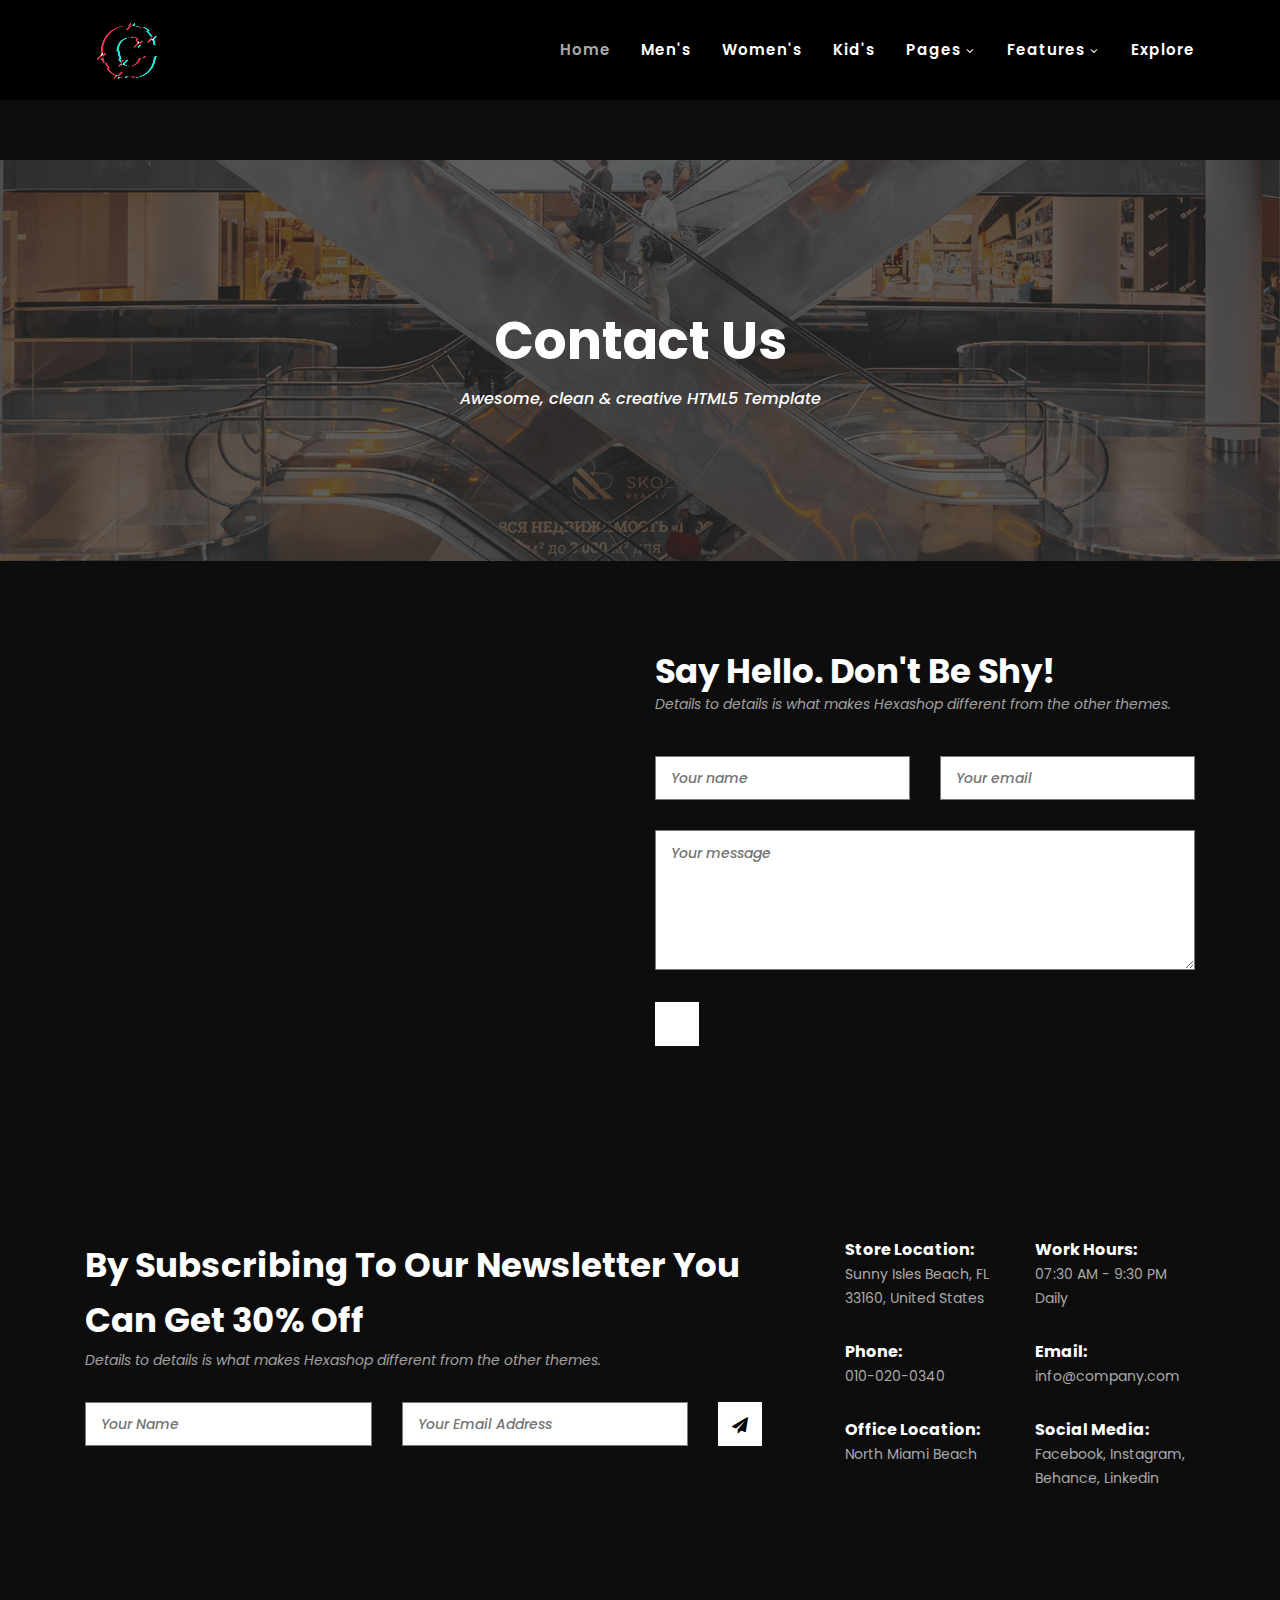
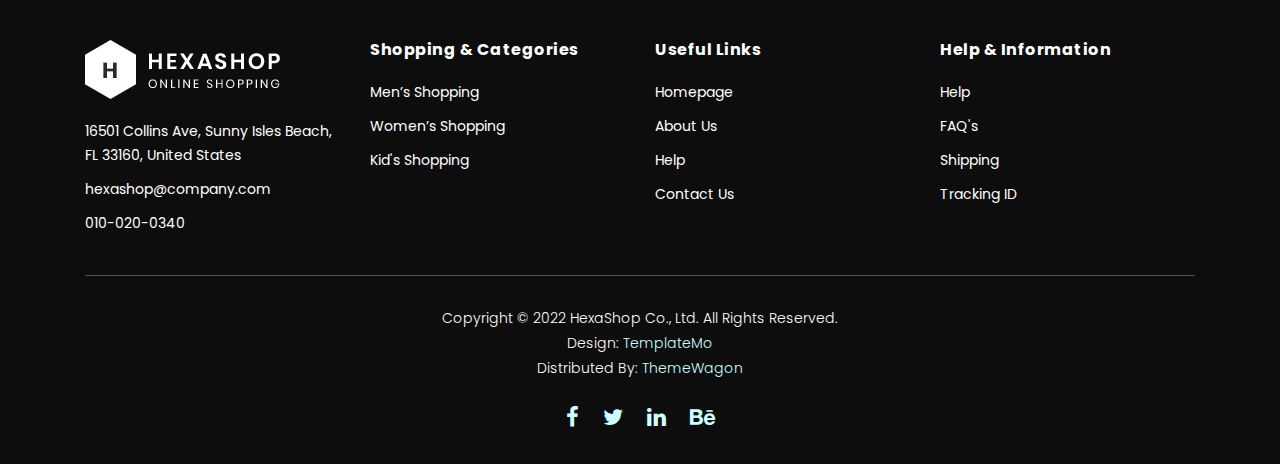
<file: contact.html>
<!DOCTYPE html>
<html lang="en">

  <head>

    <meta charset="utf-8">
    <meta name="viewport" content="width=device-width, initial-scale=1, shrink-to-fit=no">
    <meta name="description" content="">
    <meta name="author" content="">
    <link href="https://fonts.googleapis.com/css?family=Poppins:100,200,300,400,500,600,700,800,900&display=swap" rel="stylesheet">

    <title>Hexashop - Contact Page</title>


    <!-- Additional CSS Files -->
    <link rel="stylesheet" type="text/css" href="assets/css/bootstrap.min.css">

    <link rel="stylesheet" type="text/css" href="assets/css/font-awesome.css">

    <link rel="stylesheet" href="assets/css/templatemo-hexashop.css">

    <link rel="stylesheet" href="assets/css/owl-carousel.css">

    <link rel="stylesheet" href="assets/css/lightbox.css">
<!--

TemplateMo 571 Hexashop

https://templatemo.com/tm-571-hexashop

-->
    </head>
    
    <body>
    
    <!-- ***** Preloader Start ***** -->
    <div id="preloader">
        <div class="jumper">
            <div></div>
            <div></div>
            <div></div>
        </div>
    </div>  
    <!-- ***** Preloader End ***** -->
    
    
    <!-- ***** Header Area Start ***** -->
    <header class="header-area header-sticky">
        <div class="container">
            <div class="row">
                <div class="col-12">
                    <nav class="main-nav">
                        <!-- ***** Logo Start ***** -->
                        <a href="index.html" class="logo">
                            <img src="assets/images/logo.png">
                        </a>
                        <!-- ***** Logo End ***** -->
                        <!-- ***** Menu Start ***** -->
                        <ul class="nav">
                            <li class="scroll-to-section"><a href="index.html" class="active">Home</a></li>
                            <li class="scroll-to-section"><a href="index.html">Men's</a></li>
                            <li class="scroll-to-section"><a href="index.html">Women's</a></li>
                            <li class="scroll-to-section"><a href="index.html">Kid's</a></li>
                            <li class="submenu">
                                <a href="javascript:;">Pages</a>
                                <ul>
                                    <li><a href="about.html">About Us</a></li>
                                    <li><a href="products.html">Products</a></li>
                                    <li><a href="single-product.html">Single Product</a></li>
                                    <li><a href="contact.html">Contact Us</a></li>
                                </ul>
                            </li>
                            <li class="submenu">
                                <a href="javascript:;">Features</a>
                                <ul>
                                    <li><a href="#">Features Page 1</a></li>
                                    <li><a href="#">Features Page 2</a></li>
                                    <li><a href="#">Features Page 3</a></li>
                                    <li><a rel="nofollow" href="https://templatemo.com/page/4" target="_blank">Template Page 4</a></li>
                                </ul>
                            </li>
                            <li class="scroll-to-section"><a href="index.html">Explore</a></li>
                        </ul>        
                        <a class='menu-trigger'>
                            <span>Menu</span>
                        </a>
                        <!-- ***** Menu End ***** -->
                    </nav>
                </div>
            </div>
        </div>
    </header>
    <!-- ***** Header Area End ***** -->

    <!-- ***** Main Banner Area Start ***** -->
    <div class="page-heading about-page-heading" id="top">
        <div class="container">
            <div class="row">
                <div class="col-lg-12">
                    <div class="inner-content">
                        <h2>Contact Us</h2>
                        <span>Awesome, clean &amp; creative HTML5 Template</span>
                    </div>
                </div>
            </div>
        </div>
    </div>
    <!-- ***** Main Banner Area End ***** -->

    <!-- ***** Contact Area Starts ***** -->
    <div class="contact-us">
        <div class="container">
            <div class="row">
                <div class="col-lg-6">
                    <div id="map">
                      <iframe src="https://www.google.com/maps/embed?pb=!1m18!1m12!1m3!1d90186.37207676383!2d-80.13495239500924!3d25.9317678710111!2m3!1f0!2f0!3f0!3m2!1i1024!2i768!4f13.1!3m3!1m2!1s0x88d9ad1877e4a82d%3A0xa891714787d1fb5e!2sPier%20Park!5e1!3m2!1sen!2sth!4v1637512439384!5m2!1sen!2sth" width="100%" height="400px" frameborder="0" style="border:0" allowfullscreen></iframe>
                      <!-- You can simply copy and paste "Embed a map" code from Google Maps for any location. -->
                      
                    </div>
                </div>
                <div class="col-lg-6">
                    <div class="section-heading">
                        <h2>Say Hello. Don't Be Shy!</h2>
                        <span>Details to details is what makes Hexashop different from the other themes.</span>
                    </div>
                    <form id="contact" action="" method="post">
                        <div class="row">
                          <div class="col-lg-6">
                            <fieldset>
                              <input name="name" type="text" id="name" placeholder="Your name" required="">
                            </fieldset>
                          </div>
                          <div class="col-lg-6">
                            <fieldset>
                              <input name="email" type="text" id="email" placeholder="Your email" required="">
                            </fieldset>
                          </div>
                          <div class="col-lg-12">
                            <fieldset>
                              <textarea name="message" rows="6" id="message" placeholder="Your message" required=""></textarea>
                            </fieldset>
                          </div>
                          <div class="col-lg-12">
                            <fieldset>
                              <button type="submit" id="form-submit" class="main-dark-button"><i class="fa fa-paper-plane"></i></button>
                          </div>
                        </div>
                      </form>
                </div>
            </div>
        </div>
    </div>
    <!-- ***** Contact Area Ends ***** -->

    <!-- ***** Subscribe Area Starts ***** -->
    <div class="subscribe">
        <div class="container">
            <div class="row">
                <div class="col-lg-8">
                    <div class="section-heading">
                        <h2>By Subscribing To Our Newsletter You Can Get 30% Off</h2>
                        <span>Details to details is what makes Hexashop different from the other themes.</span>
                    </div>
                    <form id="subscribe" action="" method="get">
                        <div class="row">
                          <div class="col-lg-5">
                            <fieldset>
                              <input name="name" type="text" id="name" placeholder="Your Name" required="">
                            </fieldset>
                          </div>
                          <div class="col-lg-5">
                            <fieldset>
                              <input name="email" type="text" id="email" pattern="[^ @]*@[^ @]*" placeholder="Your Email Address" required="">
                            </fieldset>
                          </div>
                          <div class="col-lg-2">
                            <fieldset>
                              <button type="submit" id="form-submit" class="main-dark-button"><i class="fa fa-paper-plane"></i></button>
                            </fieldset>
                          </div>
                        </div>
                    </form>
                </div>
                <div class="col-lg-4">
                    <div class="row">
                        <div class="col-6">
                            <ul>
                                <li>Store Location:<br><span>Sunny Isles Beach, FL 33160, United States</span></li>
                                <li>Phone:<br><span>010-020-0340</span></li>
                                <li>Office Location:<br><span>North Miami Beach</span></li>
                            </ul>
                        </div>
                        <div class="col-6">
                            <ul>
                                <li>Work Hours:<br><span>07:30 AM - 9:30 PM Daily</span></li>
                                <li>Email:<br><span>info@company.com</span></li>
                                <li>Social Media:<br><span><a href="#">Facebook</a>, <a href="#">Instagram</a>, <a href="#">Behance</a>, <a href="#">Linkedin</a></span></li>
                            </ul>
                        </div>
                    </div>
                </div>
            </div>
        </div>
    </div>
    <!-- ***** Subscribe Area Ends ***** -->

    <!-- ***** Footer Start ***** -->
    <footer>
        <div class="container">
            <div class="row">
                <div class="col-lg-3">
                    <div class="first-item">
                        <div class="logo">
                            <img src="assets/images/white-logo.png" alt="hexashop ecommerce templatemo">
                        </div>
                        <ul>
                            <li><a href="#">16501 Collins Ave, Sunny Isles Beach, FL 33160, United States</a></li>
                            <li><a href="#">hexashop@company.com</a></li>
                            <li><a href="#">010-020-0340</a></li>
                        </ul>
                    </div>
                </div>
                <div class="col-lg-3">
                    <h4>Shopping &amp; Categories</h4>
                    <ul>
                        <li><a href="#">Men’s Shopping</a></li>
                        <li><a href="#">Women’s Shopping</a></li>
                        <li><a href="#">Kid's Shopping</a></li>
                    </ul>
                </div>
                <div class="col-lg-3">
                    <h4>Useful Links</h4>
                    <ul>
                        <li><a href="#">Homepage</a></li>
                        <li><a href="#">About Us</a></li>
                        <li><a href="#">Help</a></li>
                        <li><a href="#">Contact Us</a></li>
                    </ul>
                </div>
                <div class="col-lg-3">
                    <h4>Help &amp; Information</h4>
                    <ul>
                        <li><a href="#">Help</a></li>
                        <li><a href="#">FAQ's</a></li>
                        <li><a href="#">Shipping</a></li>
                        <li><a href="#">Tracking ID</a></li>
                    </ul>
                </div>
                <div class="col-lg-12">
                    <div class="under-footer">
                        <p>Copyright © 2022 HexaShop Co., Ltd. All Rights Reserved. 
                        
                        <br>Design: <a href="https://templatemo.com" target="_parent" title="free css templates">TemplateMo</a>

                        <br>Distributed By: <a href="https://themewagon.com" target="_blank" title="free & premium responsive templates">ThemeWagon</a></p>
                        <ul>
                            <li><a href="#"><i class="fa fa-facebook"></i></a></li>
                            <li><a href="#"><i class="fa fa-twitter"></i></a></li>
                            <li><a href="#"><i class="fa fa-linkedin"></i></a></li>
                            <li><a href="#"><i class="fa fa-behance"></i></a></li>
                        </ul>
                    </div>
                </div>
            </div>
        </div>
    </footer>
    

    <!-- jQuery -->
    <script src="assets/js/jquery-2.1.0.min.js"></script>

    <!-- Bootstrap -->
    <script src="assets/js/popper.js"></script>
    <script src="assets/js/bootstrap.min.js"></script>

    <!-- Plugins -->
    <script src="assets/js/owl-carousel.js"></script>
    <script src="assets/js/accordions.js"></script>
    <script src="assets/js/datepicker.js"></script>
    <script src="assets/js/scrollreveal.min.js"></script>
    <script src="assets/js/waypoints.min.js"></script>
    <script src="assets/js/jquery.counterup.min.js"></script>
    <script src="assets/js/imgfix.min.js"></script> 
    <script src="assets/js/slick.js"></script> 
    <script src="assets/js/lightbox.js"></script> 
    <script src="assets/js/isotope.js"></script> 
    
    <!-- Global Init -->
    <script src="assets/js/custom.js"></script>

    <script>

        $(function() {
            var selectedClass = "";
            $("p").click(function(){
            selectedClass = $(this).attr("data-rel");
            $("#portfolio").fadeTo(50, 0.1);
                $("#portfolio div").not("."+selectedClass).fadeOut();
            setTimeout(function() {
              $("."+selectedClass).fadeIn();
              $("#portfolio").fadeTo(50, 1);
            }, 500);
                
            });
        });

    </script>

  </body>

</html>
</file>
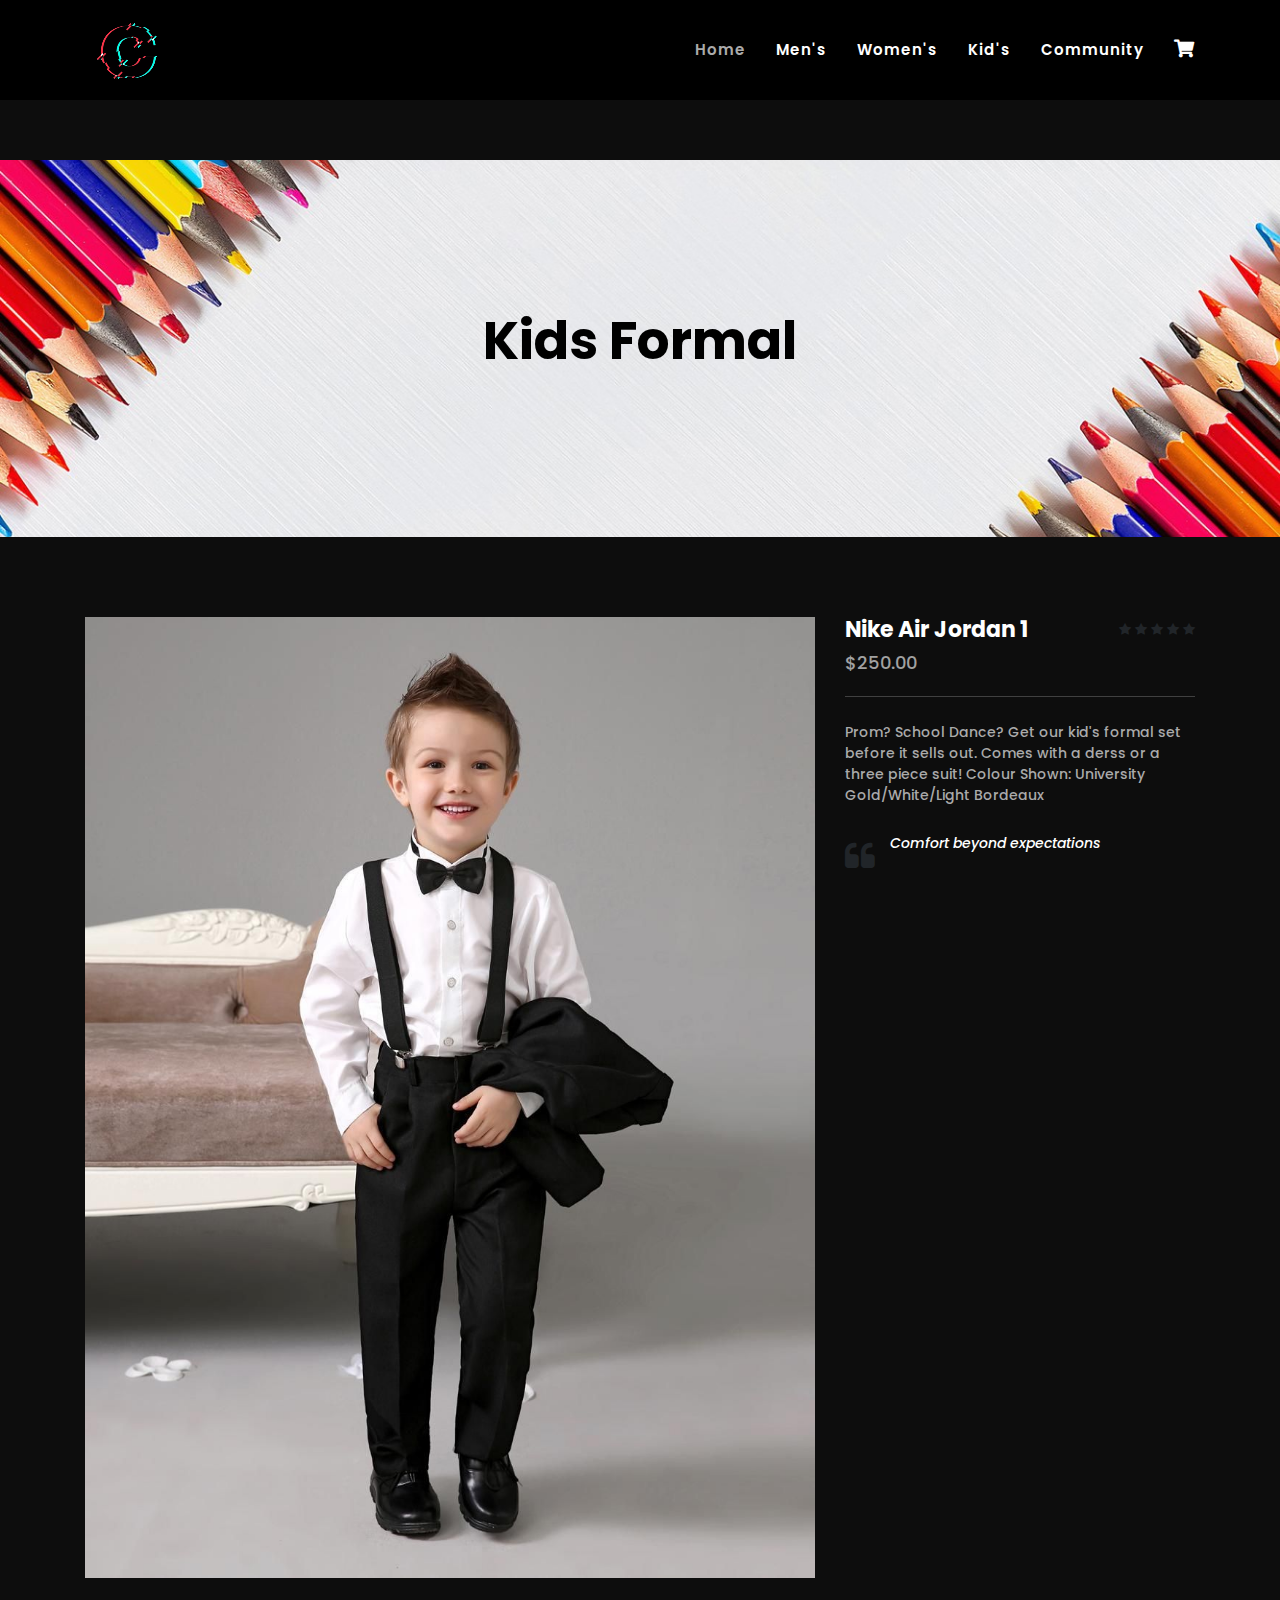
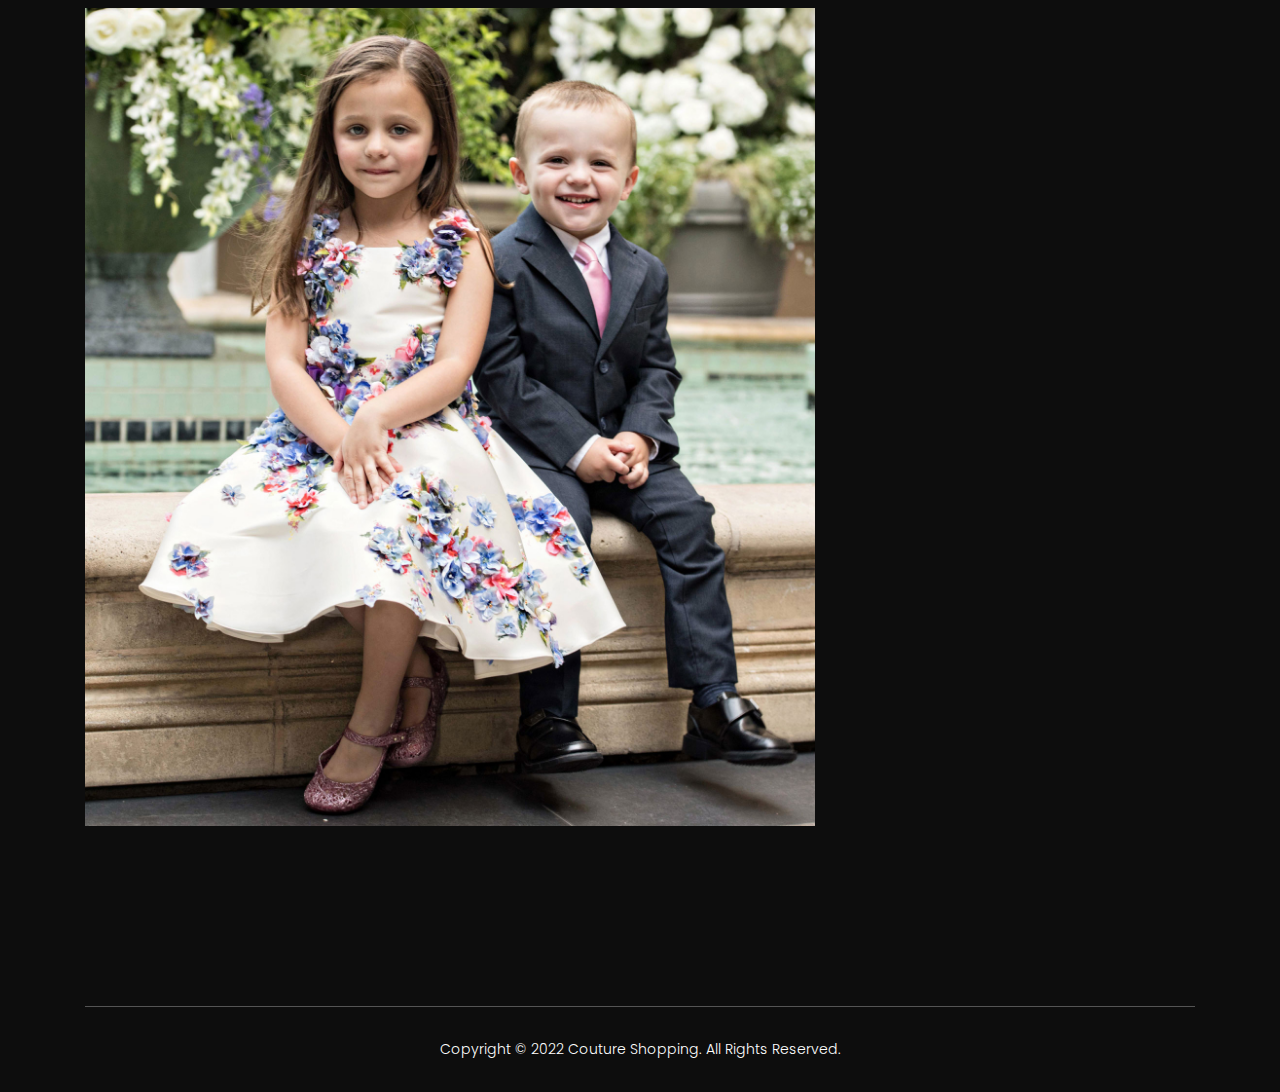
<file: kids-formal.html>
<!DOCTYPE html>
<html lang="en">
  <head>
    <meta charset="utf-8" />
    <meta
      name="viewport"
      content="width=device-width, initial-scale=1, shrink-to-fit=no"
    />
    <meta name="description" content="" />
    <meta name="author" content="" />
    <link
      href="https://fonts.googleapis.com/css?family=Poppins:100,200,300,400,500,600,700,800,900&display=swap"
      rel="stylesheet"
    />
    <link
      rel="stylesheet"
      href="//use.fontawesome.com/releases/v5.0.7/css/all.css"
    />

    <title>Articles | Couture Shopping</title>

    <!-- Additional CSS Files -->
    <link
      rel="stylesheet"
      type="text/css"
      href="assets/css/bootstrap.min.css"
    />

    <link rel="stylesheet" type="text/css" href="assets/css/font-awesome.css" />

    <link rel="stylesheet" href="assets/css/templatemo-hexashop.css" />

    <link rel="stylesheet" href="assets/css/owl-carousel.css" />

    <link rel="stylesheet" href="assets/css/lightbox.css" />
    <!--

TemplateMo 571 Hexashop

https://templatemo.com/tm-571-hexashop

-->
        <link rel="icon"
          type="img/png"
          href="assets/images/testlogo.png"
        >
  </head>

  <body>
    <!-- ***** Preloader Start ***** -->
    <div id="preloader">
      <div class="jumper">
        <div></div>
        <div></div>
        <div></div>
      </div>
    </div>
    <!-- ***** Preloader End ***** -->

    <!-- ***** Header Area Start ***** -->
    <header class="header-area header-sticky">
      <div class="container">
        <div class="row">
          <div class="col-12">
            <nav class="main-nav">
              <!-- ***** Logo Start ***** -->
              <a href="index.html" class="logo">
                <img src="assets/images/logo.png" />
              </a>
              <!-- ***** Logo End ***** -->
              <!-- ***** Menu Start ***** -->
              <ul class="nav">
                <li class="scroll-to-section">
                  <a href="#top" class="active">Home</a>
                </li>
                <li class="scroll-to-section"><a style='color:white'; href="#men">Men's</a></li>
                <li class="scroll-to-section"><a style='color:white'; href="#women">Women's</a></li>
                <li class="scroll-to-section"><a style='color:white'; href="#kids">Kid's</a></li>
                <li class="scroll-to-section"><a style='color:white'; href="https://community-couture.netlify.app/">Community</a></li>


                <!-- <li class="submenu">
                                <a href="javascript:;">Features</a>
                                <ul>
                                    <li><a href="#">Features Page 1</a></li>
                                    <li><a href="#">Features Page 2</a></li>
                                    <li><a href="#">Features Page 3</a></li>
                                    <li><a rel="nofollow" href="https://templatemo.com/page/4" target="_blank">Template Page 4</a></li>
                                </ul>
                            </li> -->
                <li class="shopping-cart">
                  <a href="checkout.html"
                    ><i class="fas fa-shopping-cart"></i>
                    <div id="shopping-cart-totalItems"></div
                  ></a>
                </li>
              </ul>
              <a class="menu-trigger">
                <span>Menu</span>
              </a>
              <!-- ***** Menu End ***** -->
            </nav>
          </div>
        </div>
      </div>
    </header>
    <!-- ***** Header Area End ***** -->

    <!-- ***** Main Banner Area Start ***** -->
    <div class="page-heading" id="top" style="background-image: url('sub/images/cp.jpg'); ">
        <div class="container">
            <div class="row">
                <div class="col-lg-12">
                    <div class="inner-content">
                        <h2 style='color:black';>Kids Formal</h2>
                    </div>
                </div>
            </div>
        </div>
    </div>
    <!-- ***** Main Banner Area End ***** -->


    <!-- ***** Product Area Starts ***** -->
    <section class="section" id="product">
        <div class="container">
            <div class="row">
                <div class="col-lg-8">
                <div class="left-images">
                    <img src="sub/images/kf.jpg" alt="nike-jordhan-1-1" class="product-img">
                    <img src="sub/images/kff.jpg" alt="nike-jordhan-1-2" class="product-img">
                </div>
            </div>
            <div class="col-lg-4">
                <div class="right-content">
                    <h4>Nike Air Jordan 1</h4>
                    <span class="price">$250.00</span>
                    <ul class="stars">
                        <li><i class="fa fa-star"></i></li>
                        <li><i class="fa fa-star"></i></li>
                        <li><i class="fa fa-star"></i></li>
                        <li><i class="fa fa-star"></i></li>
                        <li><i class="fa fa-star"></i></li>
                    </ul>
                    <span>Prom? School Dance? Get our kid's formal set before it sells out. Comes with a derss or a three piece suit!

                        Colour Shown: University Gold/White/Light Bordeaux</span>
                    <div class="quote">
                        <i class="fa fa-quote-left"></i><p> Comfort beyond expectations </p>
                    </div>

                </div>
            </div>
            </div>
        </div>
    </section>
    <!-- ***** Product Area Ends ***** -->
    
    <!-- ***** Footer Start ***** -->
    <footer>
        <div class="container">
            <div class="row">
                <div class="col-lg-12">
                    <div class="under-footer">
                        <p>Copyright © 2022 Couture Shopping. All Rights Reserved.</p>
                    </div>
                </div>
            </div>
        </div>
    </footer>
    

    <!-- jQuery -->
    <script src="assets/js/jquery-2.1.0.min.js"></script>

    <!-- Bootstrap -->
    <script src="assets/js/popper.js"></script>
    <script src="assets/js/bootstrap.min.js"></script>

    <!-- Plugins -->
    <script src="assets/js/owl-carousel.js"></script>
    <script src="assets/js/accordions.js"></script>
    <script src="assets/js/datepicker.js"></script>
    <script src="assets/js/scrollreveal.min.js"></script>
    <script src="assets/js/waypoints.min.js"></script>
    <script src="assets/js/jquery.counterup.min.js"></script>
    <script src="assets/js/imgfix.min.js"></script> 
    <script src="assets/js/slick.js"></script> 
    <script src="assets/js/lightbox.js"></script> 
    <script src="assets/js/isotope.js"></script> 
    <script src="assets/js/quantity.js"></script>
    
    <!-- Global Init -->
    <script src="assets/js/custom.js"></script>

    <script>

        $(function() {
            var selectedClass = "";
            $("p").click(function(){
            selectedClass = $(this).attr("data-rel");
            $("#portfolio").fadeTo(50, 0.1);
                $("#portfolio div").not("."+selectedClass).fadeOut();
            setTimeout(function() {
              $("."+selectedClass).fadeIn();
              $("#portfolio").fadeTo(50, 1);
            }, 500);
                
            });
        });

    </script>

  </body>

</html>
</file>
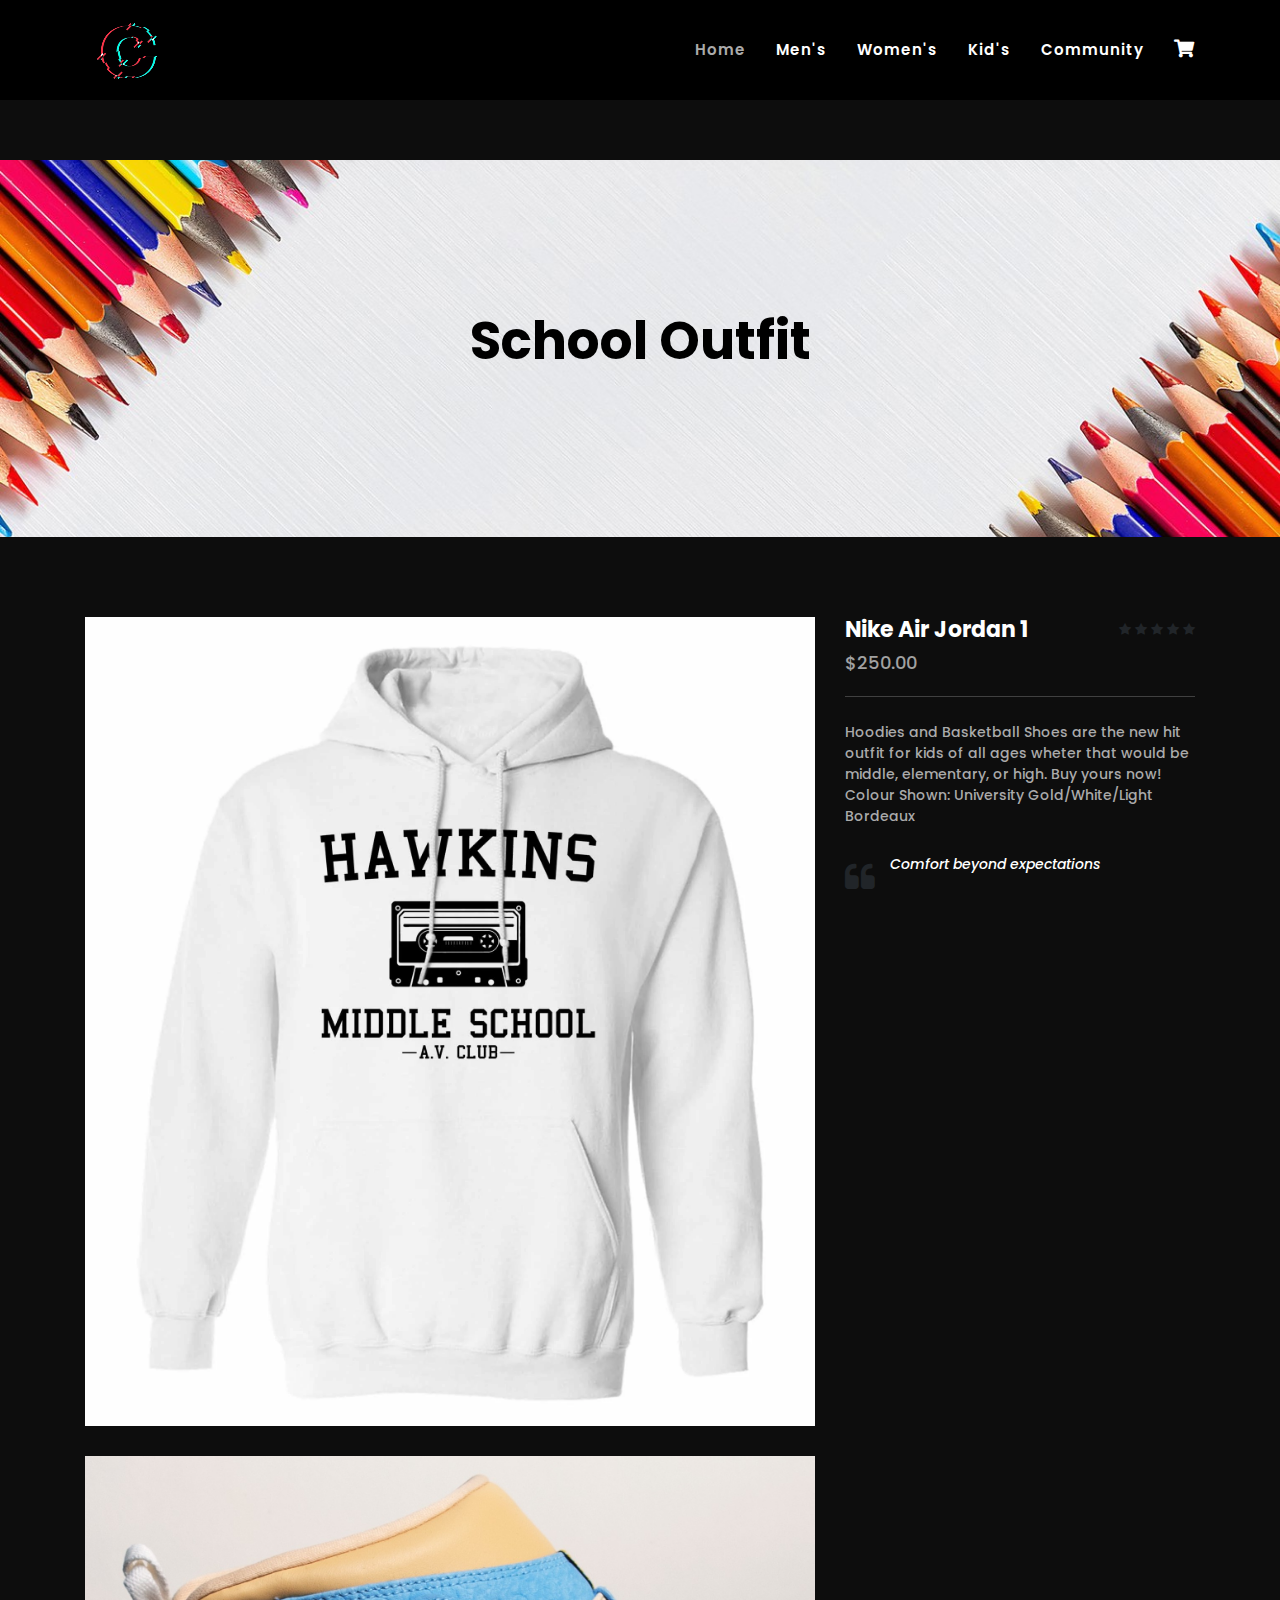
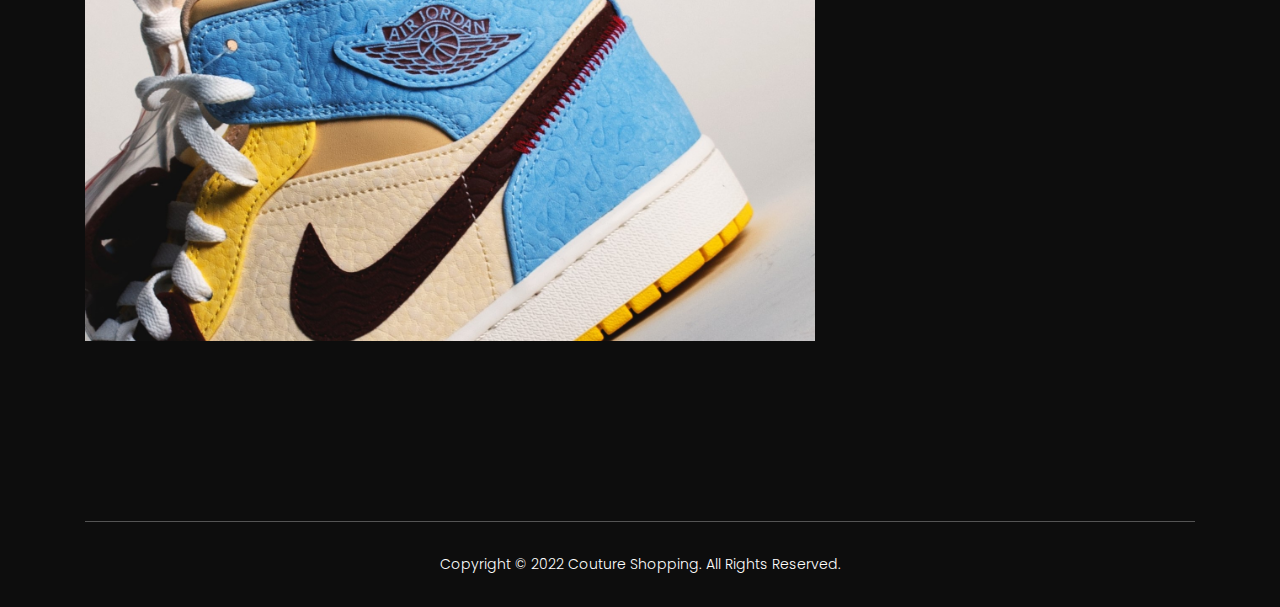
<file: kids-school.html>
<!DOCTYPE html>
<html lang="en">
  <head>
    <meta charset="utf-8" />
    <meta
      name="viewport"
      content="width=device-width, initial-scale=1, shrink-to-fit=no"
    />
    <meta name="description" content="" />
    <meta name="author" content="" />
    <link
      href="https://fonts.googleapis.com/css?family=Poppins:100,200,300,400,500,600,700,800,900&display=swap"
      rel="stylesheet"
    />
    <link
      rel="stylesheet"
      href="//use.fontawesome.com/releases/v5.0.7/css/all.css"
    />

    <title>Articles | Couture Shopping</title>

    <!-- Additional CSS Files -->
    <link
      rel="stylesheet"
      type="text/css"
      href="assets/css/bootstrap.min.css"
    />

    <link rel="stylesheet" type="text/css" href="assets/css/font-awesome.css" />

    <link rel="stylesheet" href="assets/css/templatemo-hexashop.css" />

    <link rel="stylesheet" href="assets/css/owl-carousel.css" />

    <link rel="stylesheet" href="assets/css/lightbox.css" />
    <!--

TemplateMo 571 Hexashop

https://templatemo.com/tm-571-hexashop

-->
        <link rel="icon"
          type="img/png"
          href="assets/images/testlogo.png"
        >
  </head>

  <body>
    <!-- ***** Preloader Start ***** -->
    <div id="preloader">
      <div class="jumper">
        <div></div>
        <div></div>
        <div></div>
      </div>
    </div>
    <!-- ***** Preloader End ***** -->

    <!-- ***** Header Area Start ***** -->
    <header class="header-area header-sticky">
      <div class="container">
        <div class="row">
          <div class="col-12">
            <nav class="main-nav">
              <!-- ***** Logo Start ***** -->
              <a href="index.html" class="logo">
                <img src="assets/images/logo.png" />
              </a>
              <!-- ***** Logo End ***** -->
              <!-- ***** Menu Start ***** -->
              <ul class="nav">
                <li class="scroll-to-section">
                  <a href="#top" class="active">Home</a>
                </li>
                <li class="scroll-to-section"><a style='color:white'; href="#men">Men's</a></li>
                <li class="scroll-to-section"><a style='color:white'; href="#women">Women's</a></li>
                <li class="scroll-to-section"><a style='color:white'; href="#kids">Kid's</a></li>
                <li class="scroll-to-section"><a style='color:white'; href="https://community-couture.netlify.app/">Community</a></li>


                <!-- <li class="submenu">
                                <a href="javascript:;">Features</a>
                                <ul>
                                    <li><a href="#">Features Page 1</a></li>
                                    <li><a href="#">Features Page 2</a></li>
                                    <li><a href="#">Features Page 3</a></li>
                                    <li><a rel="nofollow" href="https://templatemo.com/page/4" target="_blank">Template Page 4</a></li>
                                </ul>
                            </li> -->
                <li class="shopping-cart">
                  <a href="checkout.html"
                    ><i class="fas fa-shopping-cart"></i>
                    <div id="shopping-cart-totalItems"></div
                  ></a>
                </li>
              </ul>
              <a class="menu-trigger">
                <span>Menu</span>
              </a>
              <!-- ***** Menu End ***** -->
            </nav>
          </div>
        </div>
      </div>
    </header>
    <!-- ***** Header Area End ***** -->

    <!-- ***** Main Banner Area Start ***** -->
    <div class="page-heading" id="top" style="background-image: url('sub/images/cp.jpg'); ">
        <div class="container">
            <div class="row">
                <div class="col-lg-12">
                    <div class="inner-content">
                        <h2 style='color:black';>School Outfit</h2>
                    </div>
                </div>
            </div>
        </div>
    </div>
    <!-- ***** Main Banner Area End ***** -->


    <!-- ***** Product Area Starts ***** -->
    <section class="section" id="product">
        <div class="container">
            <div class="row">
                <div class="col-lg-8">
                <div class="left-images">
                    <img src="sub/images/hoodie.webp" alt="nike-jordhan-1-1" class="product-img">
                    <img src="sub/images/nike-jordhan-1-2.jpg" alt="nike-jordhan-1-2" class="product-img">
                </div>
            </div>
            <div class="col-lg-4">
                <div class="right-content">
                    <h4>Nike Air Jordan 1</h4>
                    <span class="price">$250.00</span>
                    <ul class="stars">
                        <li><i class="fa fa-star"></i></li>
                        <li><i class="fa fa-star"></i></li>
                        <li><i class="fa fa-star"></i></li>
                        <li><i class="fa fa-star"></i></li>
                        <li><i class="fa fa-star"></i></li>
                    </ul>
                    <span>Hoodies and Basketball Shoes are the new hit outfit for kids of all ages wheter that would be middle,
                        elementary, or high. Buy yours now!

                        Colour Shown: University Gold/White/Light Bordeaux</span>
                    <div class="quote">
                        <i class="fa fa-quote-left"></i><p> Comfort beyond expectations </p>
                    </div>

                </div>
            </div>
            </div>
        </div>
    </section>
    <!-- ***** Product Area Ends ***** -->
    
    <!-- ***** Footer Start ***** -->
    <footer>
        <div class="container">
            <div class="row">
                <div class="col-lg-12">
                    <div class="under-footer">
                        <p>Copyright © 2022 Couture Shopping. All Rights Reserved.</p>
                    </div>
                </div>
            </div>
        </div>
    </footer>
    

    <!-- jQuery -->
    <script src="assets/js/jquery-2.1.0.min.js"></script>

    <!-- Bootstrap -->
    <script src="assets/js/popper.js"></script>
    <script src="assets/js/bootstrap.min.js"></script>

    <!-- Plugins -->
    <script src="assets/js/owl-carousel.js"></script>
    <script src="assets/js/accordions.js"></script>
    <script src="assets/js/datepicker.js"></script>
    <script src="assets/js/scrollreveal.min.js"></script>
    <script src="assets/js/waypoints.min.js"></script>
    <script src="assets/js/jquery.counterup.min.js"></script>
    <script src="assets/js/imgfix.min.js"></script> 
    <script src="assets/js/slick.js"></script> 
    <script src="assets/js/lightbox.js"></script> 
    <script src="assets/js/isotope.js"></script> 
    <script src="assets/js/quantity.js"></script>
    
    <!-- Global Init -->
    <script src="assets/js/custom.js"></script>

    <script>

        $(function() {
            var selectedClass = "";
            $("p").click(function(){
            selectedClass = $(this).attr("data-rel");
            $("#portfolio").fadeTo(50, 0.1);
                $("#portfolio div").not("."+selectedClass).fadeOut();
            setTimeout(function() {
              $("."+selectedClass).fadeIn();
              $("#portfolio").fadeTo(50, 1);
            }, 500);
                
            });
        });

    </script>

  </body>

</html>
</file>
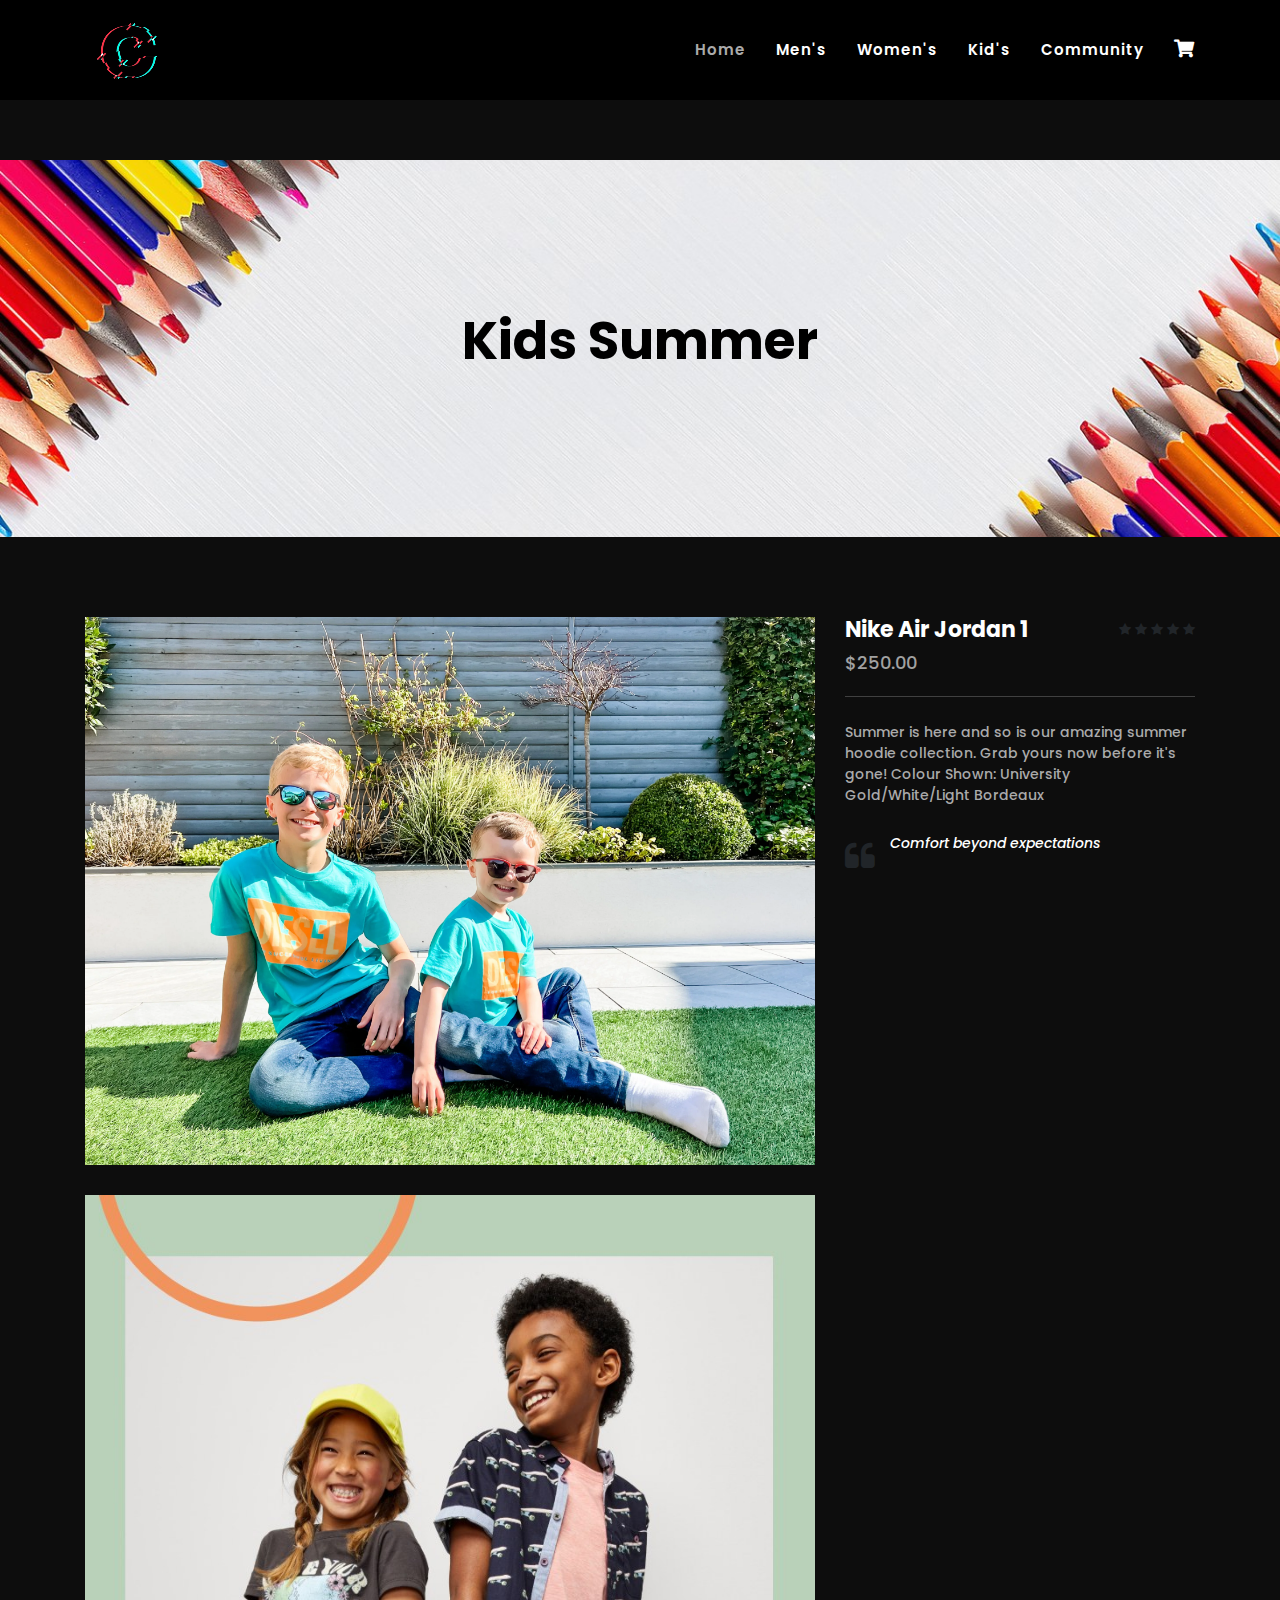
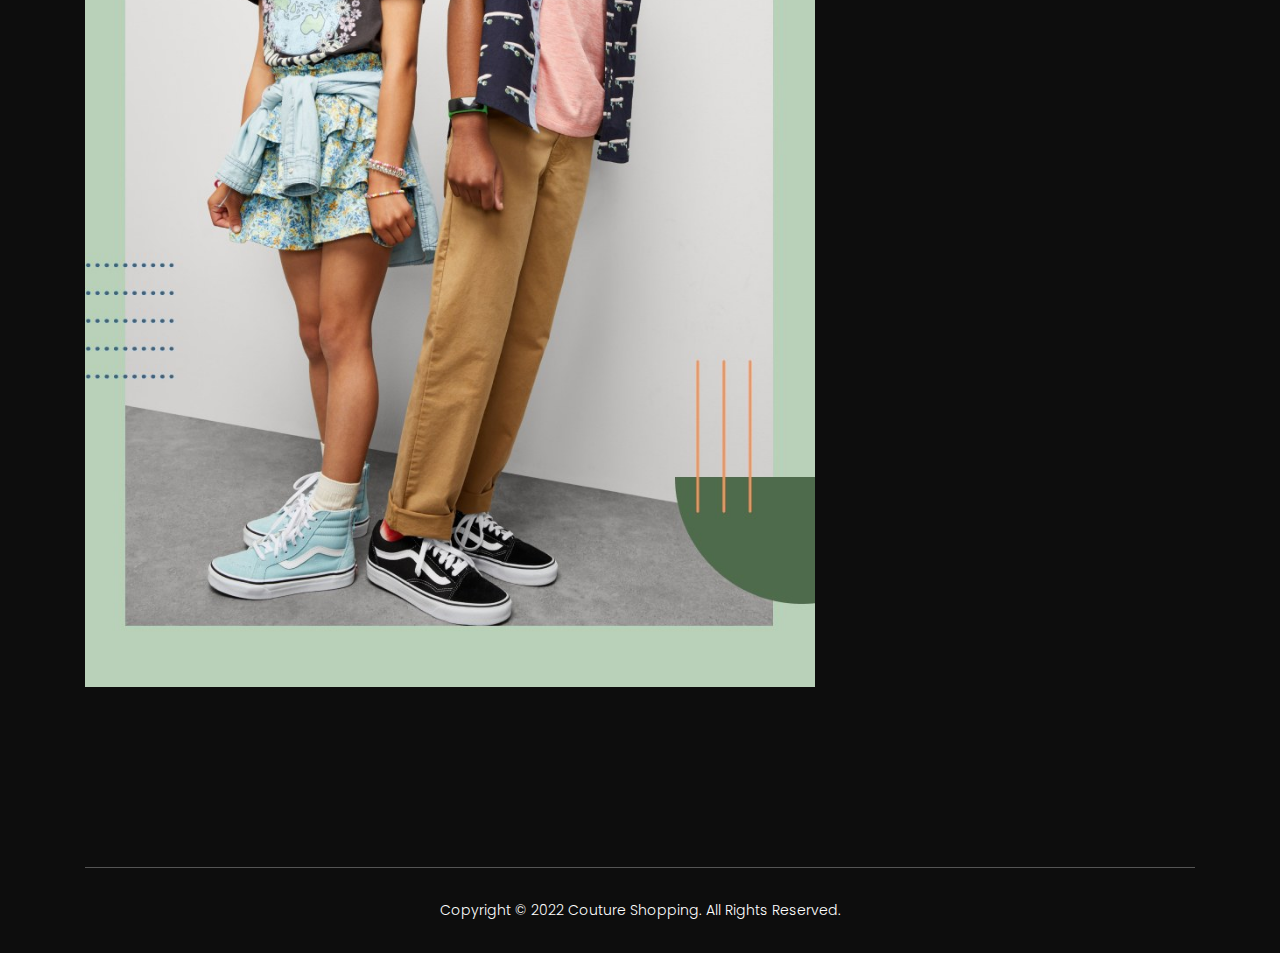
<file: kids-summer.html>
<!DOCTYPE html>
<html lang="en">
  <head>
    <meta charset="utf-8" />
    <meta
      name="viewport"
      content="width=device-width, initial-scale=1, shrink-to-fit=no"
    />
    <meta name="description" content="" />
    <meta name="author" content="" />
    <link
      href="https://fonts.googleapis.com/css?family=Poppins:100,200,300,400,500,600,700,800,900&display=swap"
      rel="stylesheet"
    />
    <link
      rel="stylesheet"
      href="//use.fontawesome.com/releases/v5.0.7/css/all.css"
    />

    <title>Articles | Couture Shopping</title>

    <!-- Additional CSS Files -->
    <link
      rel="stylesheet"
      type="text/css"
      href="assets/css/bootstrap.min.css"
    />

    <link rel="stylesheet" type="text/css" href="assets/css/font-awesome.css" />

    <link rel="stylesheet" href="assets/css/templatemo-hexashop.css" />

    <link rel="stylesheet" href="assets/css/owl-carousel.css" />

    <link rel="stylesheet" href="assets/css/lightbox.css" />
    <!--

TemplateMo 571 Hexashop

https://templatemo.com/tm-571-hexashop

-->
        <link rel="icon"
          type="img/png"
          href="assets/images/testlogo.png"
        >
  </head>

  <body>
    <!-- ***** Preloader Start ***** -->
    <div id="preloader">
      <div class="jumper">
        <div></div>
        <div></div>
        <div></div>
      </div>
    </div>
    <!-- ***** Preloader End ***** -->

    <!-- ***** Header Area Start ***** -->
    <header class="header-area header-sticky">
      <div class="container">
        <div class="row">
          <div class="col-12">
            <nav class="main-nav">
              <!-- ***** Logo Start ***** -->
              <a href="index.html" class="logo">
                <img src="assets/images/logo.png" />
              </a>
              <!-- ***** Logo End ***** -->
              <!-- ***** Menu Start ***** -->
              <ul class="nav">
                <li class="scroll-to-section">
                  <a href="#top" class="active">Home</a>
                </li>
                <li class="scroll-to-section"><a style='color:white'; href="#men">Men's</a></li>
                <li class="scroll-to-section"><a style='color:white'; href="#women">Women's</a></li>
                <li class="scroll-to-section"><a style='color:white'; href="#kids">Kid's</a></li>
                <li class="scroll-to-section"><a style='color:white'; href="https://community-couture.netlify.app/">Community</a></li>


                <!-- <li class="submenu">
                                <a href="javascript:;">Features</a>
                                <ul>
                                    <li><a href="#">Features Page 1</a></li>
                                    <li><a href="#">Features Page 2</a></li>
                                    <li><a href="#">Features Page 3</a></li>
                                    <li><a rel="nofollow" href="https://templatemo.com/page/4" target="_blank">Template Page 4</a></li>
                                </ul>
                            </li> -->
                <li class="shopping-cart">
                  <a href="checkout.html"
                    ><i class="fas fa-shopping-cart"></i>
                    <div id="shopping-cart-totalItems"></div
                  ></a>
                </li>
              </ul>
              <a class="menu-trigger">
                <span>Menu</span>
              </a>
              <!-- ***** Menu End ***** -->
            </nav>
          </div>
        </div>
      </div>
    </header>
    <!-- ***** Header Area End ***** -->

    <!-- ***** Main Banner Area Start ***** -->
    <div class="page-heading" id="top" style="background-image: url('sub/images/cp.jpg'); ">
        <div class="container">
            <div class="row">
                <div class="col-lg-12">
                    <div class="inner-content">
                        <h2 style='color:black';>Kids Summer</h2>
                    </div>
                </div>
            </div>
        </div>
    </div>
    <!-- ***** Main Banner Area End ***** -->


    <!-- ***** Product Area Starts ***** -->
    <section class="section" id="product">
        <div class="container">
            <div class="row">
                <div class="col-lg-8">
                <div class="left-images">
                    <img src="sub/images/kidssum.webp" alt="nike-jordhan-1-1" class="product-img">
                    <img src="sub/images/kidsssumm.jpg" alt="nike-jordhan-1-2" class="product-img">
                </div>
            </div>
            <div class="col-lg-4">
                <div class="right-content">
                    <h4>Nike Air Jordan 1</h4>
                    <span class="price">$250.00</span>
                    <ul class="stars">
                        <li><i class="fa fa-star"></i></li>
                        <li><i class="fa fa-star"></i></li>
                        <li><i class="fa fa-star"></i></li>
                        <li><i class="fa fa-star"></i></li>
                        <li><i class="fa fa-star"></i></li>
                    </ul>
                    <span>Summer is here and so is our amazing summer hoodie collection. Grab yours now before it's gone!

                        Colour Shown: University Gold/White/Light Bordeaux</span>
                    <div class="quote">
                        <i class="fa fa-quote-left"></i><p> Comfort beyond expectations </p>
                    </div>

                </div>
            </div>
            </div>
        </div>
    </section>
    <!-- ***** Product Area Ends ***** -->
    
    <!-- ***** Footer Start ***** -->
    <footer>
        <div class="container">
            <div class="row">
                <div class="col-lg-12">
                    <div class="under-footer">
                        <p>Copyright © 2022 Couture Shopping. All Rights Reserved.</p>
                    </div>
                </div>
            </div>
        </div>
    </footer>
    

    <!-- jQuery -->
    <script src="assets/js/jquery-2.1.0.min.js"></script>

    <!-- Bootstrap -->
    <script src="assets/js/popper.js"></script>
    <script src="assets/js/bootstrap.min.js"></script>

    <!-- Plugins -->
    <script src="assets/js/owl-carousel.js"></script>
    <script src="assets/js/accordions.js"></script>
    <script src="assets/js/datepicker.js"></script>
    <script src="assets/js/scrollreveal.min.js"></script>
    <script src="assets/js/waypoints.min.js"></script>
    <script src="assets/js/jquery.counterup.min.js"></script>
    <script src="assets/js/imgfix.min.js"></script> 
    <script src="assets/js/slick.js"></script> 
    <script src="assets/js/lightbox.js"></script> 
    <script src="assets/js/isotope.js"></script> 
    <script src="assets/js/quantity.js"></script>
    
    <!-- Global Init -->
    <script src="assets/js/custom.js"></script>

    <script>

        $(function() {
            var selectedClass = "";
            $("p").click(function(){
            selectedClass = $(this).attr("data-rel");
            $("#portfolio").fadeTo(50, 0.1);
                $("#portfolio div").not("."+selectedClass).fadeOut();
            setTimeout(function() {
              $("."+selectedClass).fadeIn();
              $("#portfolio").fadeTo(50, 1);
            }, 500);
                
            });
        });

    </script>

  </body>

</html>
</file>
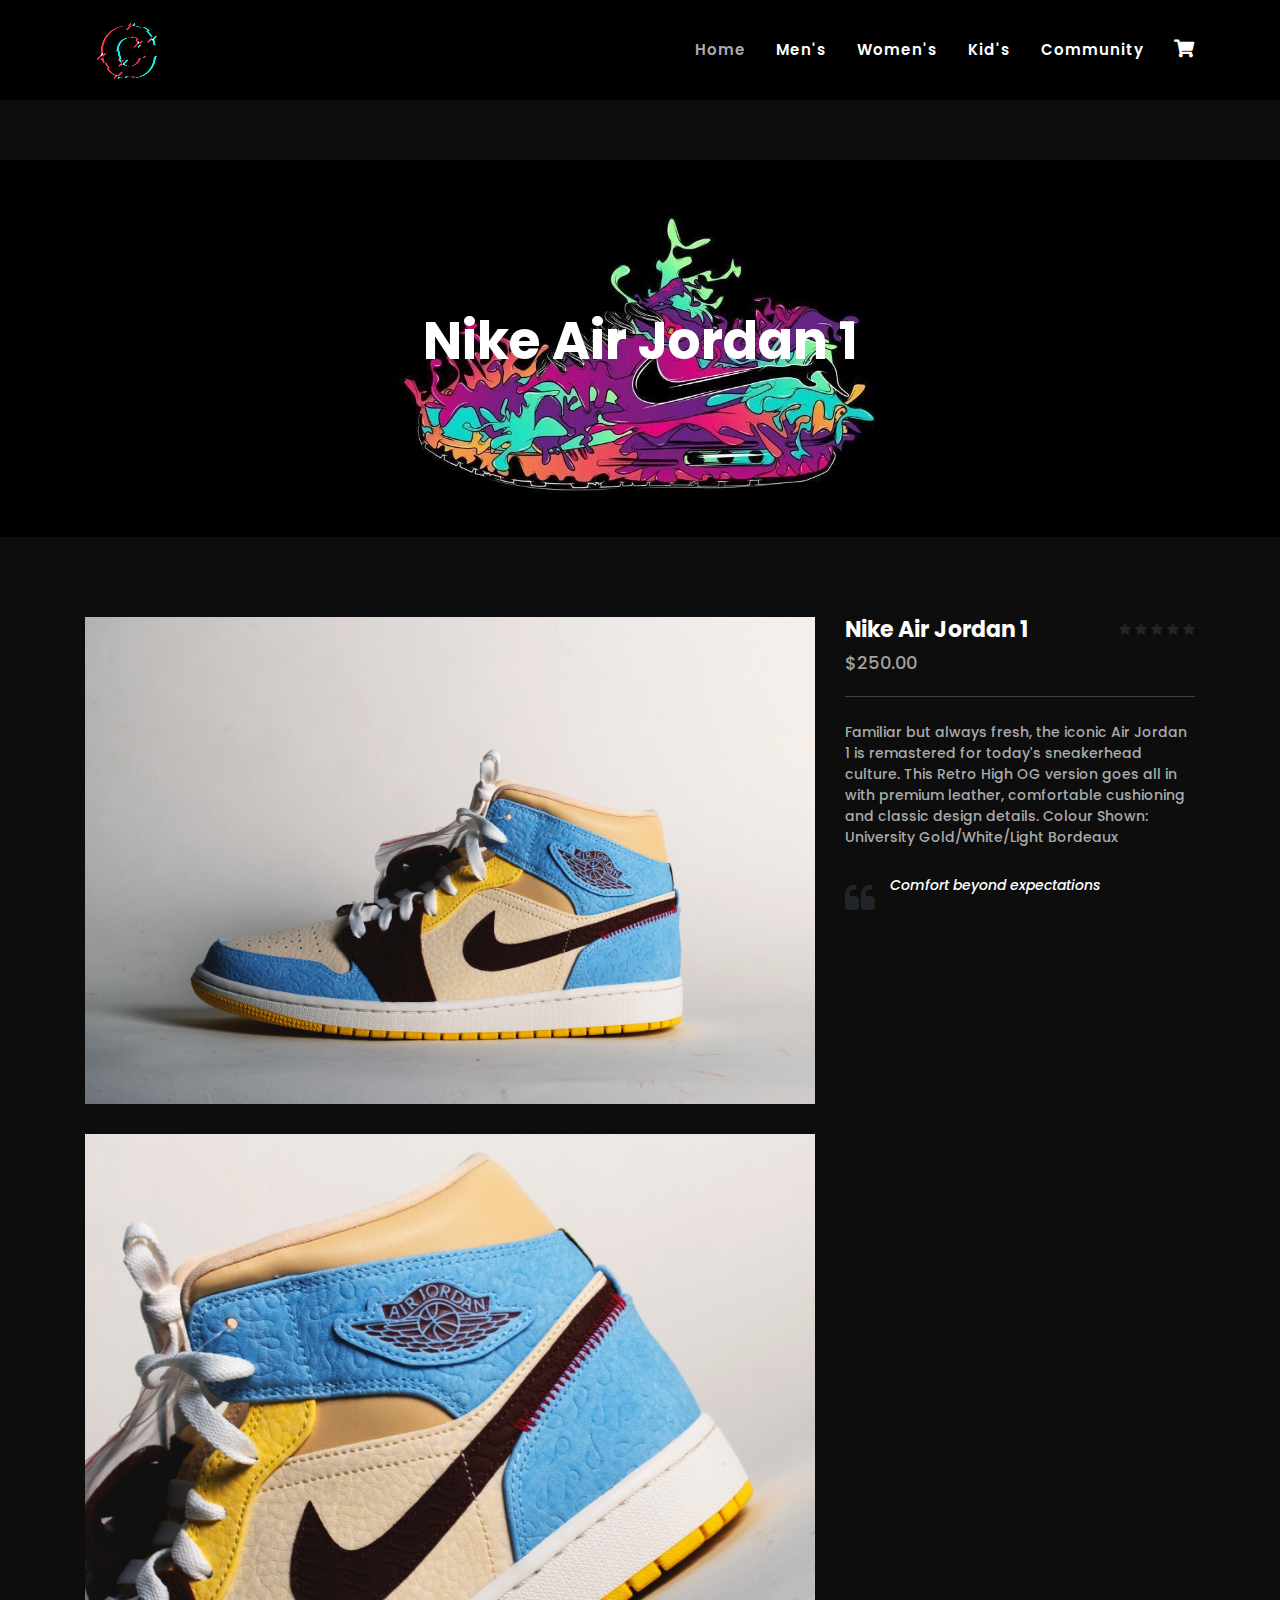
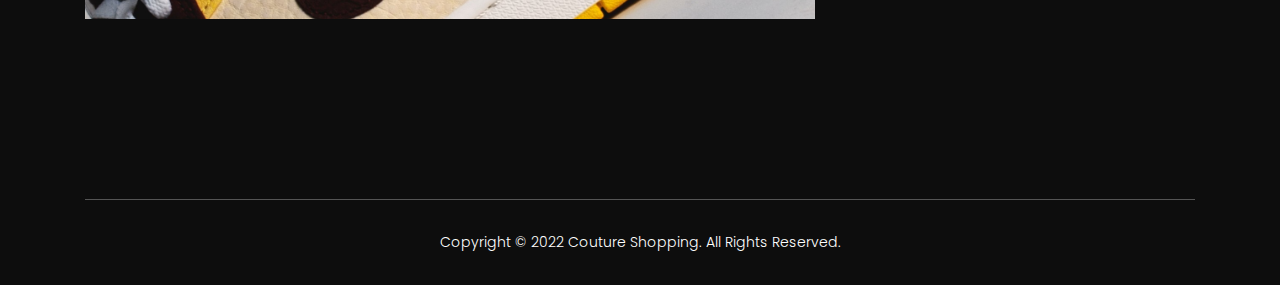
<file: men-shoes.html>
<!DOCTYPE html>
<html lang="en">
  <head>
    <meta charset="utf-8" />
    <meta
      name="viewport"
      content="width=device-width, initial-scale=1, shrink-to-fit=no"
    />
    <meta name="description" content="" />
    <meta name="author" content="" />
    <link
      href="https://fonts.googleapis.com/css?family=Poppins:100,200,300,400,500,600,700,800,900&display=swap"
      rel="stylesheet"
    />
    <link
      rel="stylesheet"
      href="//use.fontawesome.com/releases/v5.0.7/css/all.css"
    />

    <title>Articles | Couture Shopping</title>

    <!-- Additional CSS Files -->
    <link
      rel="stylesheet"
      type="text/css"
      href="assets/css/bootstrap.min.css"
    />

    <link rel="stylesheet" type="text/css" href="assets/css/font-awesome.css" />

    <link rel="stylesheet" href="assets/css/templatemo-hexashop.css" />

    <link rel="stylesheet" href="assets/css/owl-carousel.css" />

    <link rel="stylesheet" href="assets/css/lightbox.css" />
    <!--

TemplateMo 571 Hexashop

https://templatemo.com/tm-571-hexashop

-->
        <link rel="icon"
          type="img/png"
          href="assets/images/testlogo.png"
        >
  </head>

  <body>
    <!-- ***** Preloader Start ***** -->
    <div id="preloader">
      <div class="jumper">
        <div></div>
        <div></div>
        <div></div>
      </div>
    </div>
    <!-- ***** Preloader End ***** -->

    <!-- ***** Header Area Start ***** -->
    <header class="header-area header-sticky">
      <div class="container">
        <div class="row">
          <div class="col-12">
            <nav class="main-nav">
              <!-- ***** Logo Start ***** -->
              <a href="index.html" class="logo">
                <img src="assets/images/logo.png" />
              </a>
              <!-- ***** Logo End ***** -->
              <!-- ***** Menu Start ***** -->
              <ul class="nav">
                <li class="scroll-to-section">
                  <a href="#top" class="active">Home</a>
                </li>
                <li class="scroll-to-section"><a style='color:white'; href="#men">Men's</a></li>
                <li class="scroll-to-section"><a style='color:white'; href="#women">Women's</a></li>
                <li class="scroll-to-section"><a style='color:white'; href="#kids">Kid's</a></li>
                <li class="scroll-to-section"><a style='color:white'; href="https://community-couture.netlify.app/">Community</a></li>


                <!-- <li class="submenu">
                                <a href="javascript:;">Features</a>
                                <ul>
                                    <li><a href="#">Features Page 1</a></li>
                                    <li><a href="#">Features Page 2</a></li>
                                    <li><a href="#">Features Page 3</a></li>
                                    <li><a rel="nofollow" href="https://templatemo.com/page/4" target="_blank">Template Page 4</a></li>
                                </ul>
                            </li> -->
                <li class="shopping-cart">
                  <a href="checkout.html"
                    ><i class="fas fa-shopping-cart"></i>
                    <div id="shopping-cart-totalItems"></div
                  ></a>
                </li>
              </ul>
              <a class="menu-trigger">
                <span>Menu</span>
              </a>
              <!-- ***** Menu End ***** -->
            </nav>
          </div>
        </div>
      </div>
    </header>
    <!-- ***** Header Area End ***** -->

    <!-- ***** Main Banner Area Start ***** -->
    <div class="page-heading" id="top" style="background-image: url('sub/images/pexels-grailify-4252965.jpg'); ">
        <div class="container">
            <div class="row">
                <div class="col-lg-12">
                    <div class="inner-content">
                        <h2 style='color:white';>Nike Air Jordan 1</h2>
                    </div>
                </div>
            </div>
        </div>
    </div>
    <!-- ***** Main Banner Area End ***** -->


    <!-- ***** Product Area Starts ***** -->
    <section class="section" id="product">
        <div class="container">
            <div class="row">
                <div class="col-lg-8">
                <div class="left-images">
                    <img src="sub/images/nike-jordhan-1-1.jpg" alt="nike-jordhan-1-1" class="product-img">
                    <img src="sub/images/nike-jordhan-1-2.jpg" alt="nike-jordhan-1-2" class="product-img">
                </div>
            </div>
            <div class="col-lg-4">
                <div class="right-content">
                    <h4>Nike Air Jordan 1</h4>
                    <span class="price">$250.00</span>
                    <ul class="stars">
                        <li><i class="fa fa-star"></i></li>
                        <li><i class="fa fa-star"></i></li>
                        <li><i class="fa fa-star"></i></li>
                        <li><i class="fa fa-star"></i></li>
                        <li><i class="fa fa-star"></i></li>
                    </ul>
                    <span>Familiar but always fresh, the iconic Air Jordan 1 is remastered for today's sneakerhead culture. This Retro High OG version goes all in with premium leather, comfortable cushioning and classic design details.

                        Colour Shown: University Gold/White/Light Bordeaux</span>
                    <div class="quote">
                        <i class="fa fa-quote-left"></i><p> Comfort beyond expectations </p>
                    </div>

                </div>
            </div>
            </div>
        </div>
    </section>
    <!-- ***** Product Area Ends ***** -->
    
    <!-- ***** Footer Start ***** -->
    <footer>
        <div class="container">
            <div class="row">
                <div class="col-lg-12">
                    <div class="under-footer">
                        <p>Copyright © 2022 Couture Shopping. All Rights Reserved.</p>
                    </div>
                </div>
            </div>
        </div>
    </footer>
    

    <!-- jQuery -->
    <script src="assets/js/jquery-2.1.0.min.js"></script>

    <!-- Bootstrap -->
    <script src="assets/js/popper.js"></script>
    <script src="assets/js/bootstrap.min.js"></script>

    <!-- Plugins -->
    <script src="assets/js/owl-carousel.js"></script>
    <script src="assets/js/accordions.js"></script>
    <script src="assets/js/datepicker.js"></script>
    <script src="assets/js/scrollreveal.min.js"></script>
    <script src="assets/js/waypoints.min.js"></script>
    <script src="assets/js/jquery.counterup.min.js"></script>
    <script src="assets/js/imgfix.min.js"></script> 
    <script src="assets/js/slick.js"></script> 
    <script src="assets/js/lightbox.js"></script> 
    <script src="assets/js/isotope.js"></script> 
    <script src="assets/js/quantity.js"></script>
    
    <!-- Global Init -->
    <script src="assets/js/custom.js"></script>

    <script>

        $(function() {
            var selectedClass = "";
            $("p").click(function(){
            selectedClass = $(this).attr("data-rel");
            $("#portfolio").fadeTo(50, 0.1);
                $("#portfolio div").not("."+selectedClass).fadeOut();
            setTimeout(function() {
              $("."+selectedClass).fadeIn();
              $("#portfolio").fadeTo(50, 1);
            }, 500);
                
            });
        });

    </script>

  </body>

</html>
</file>
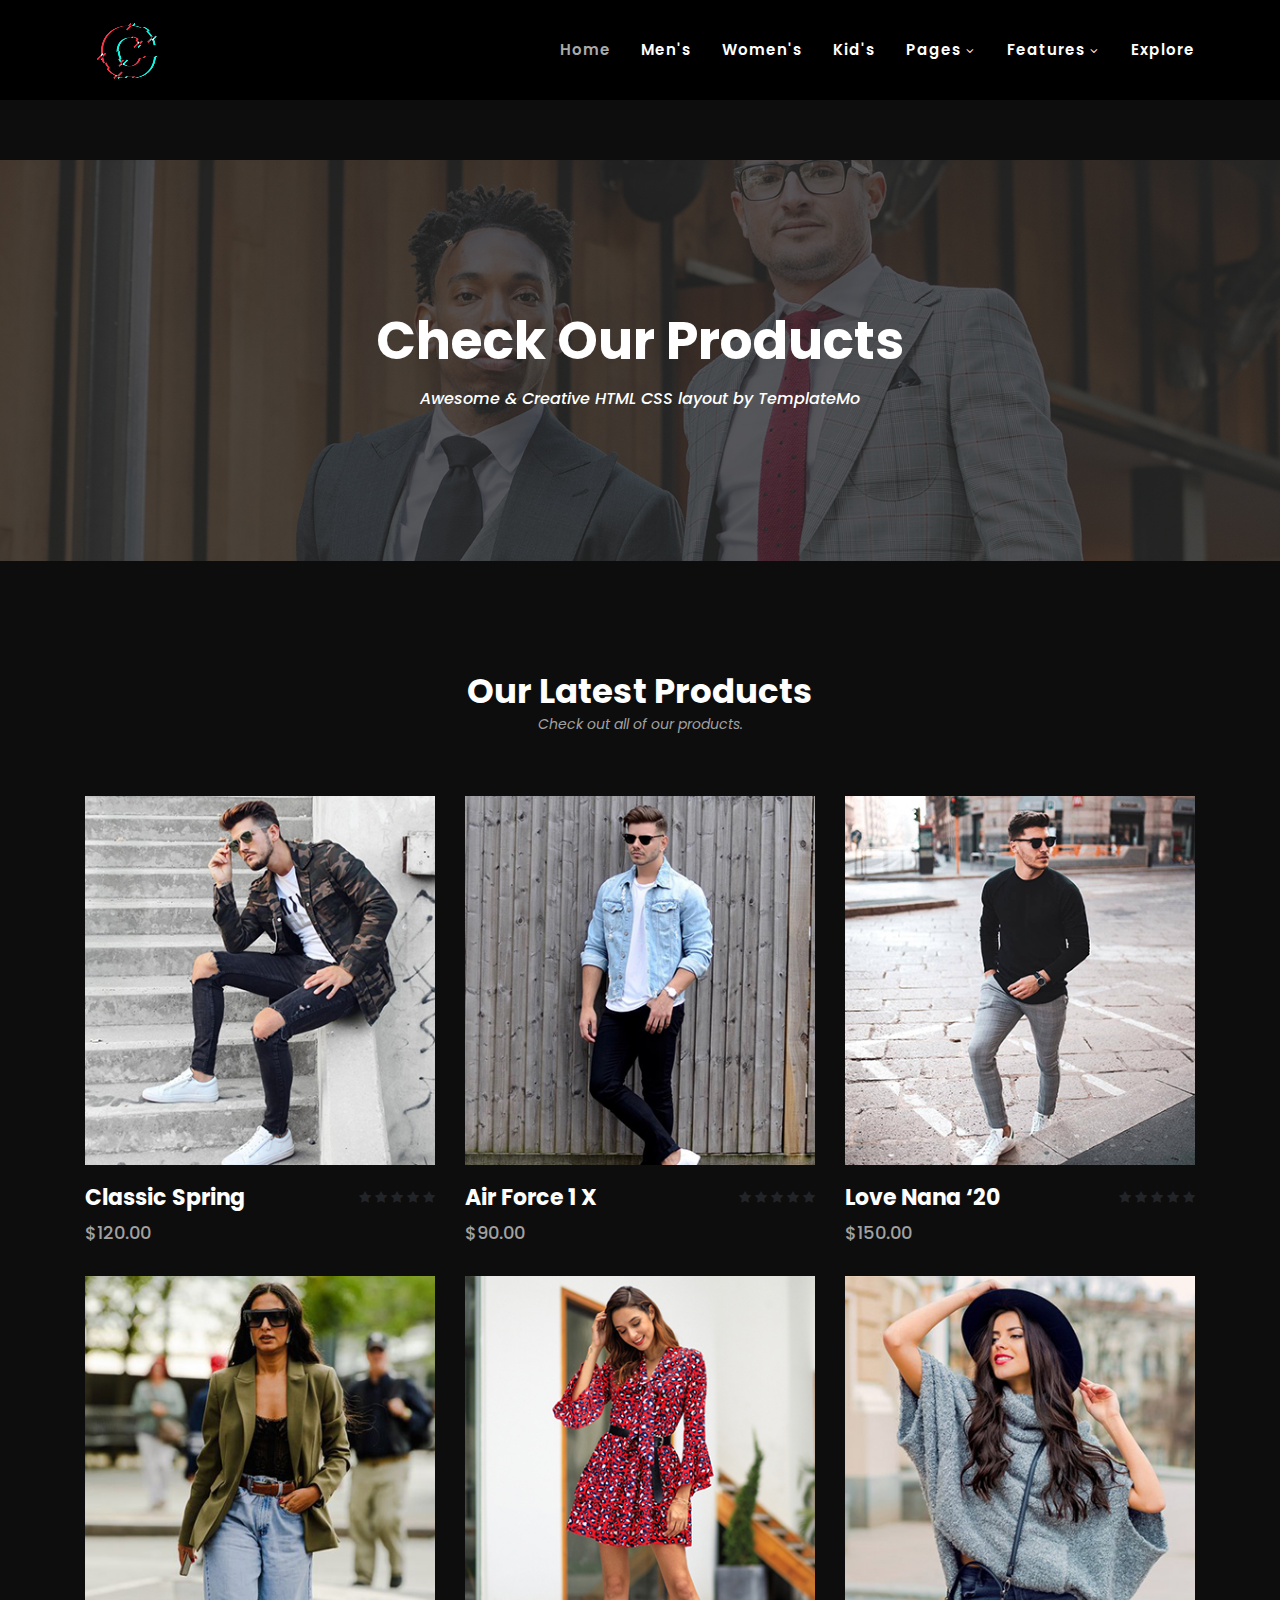
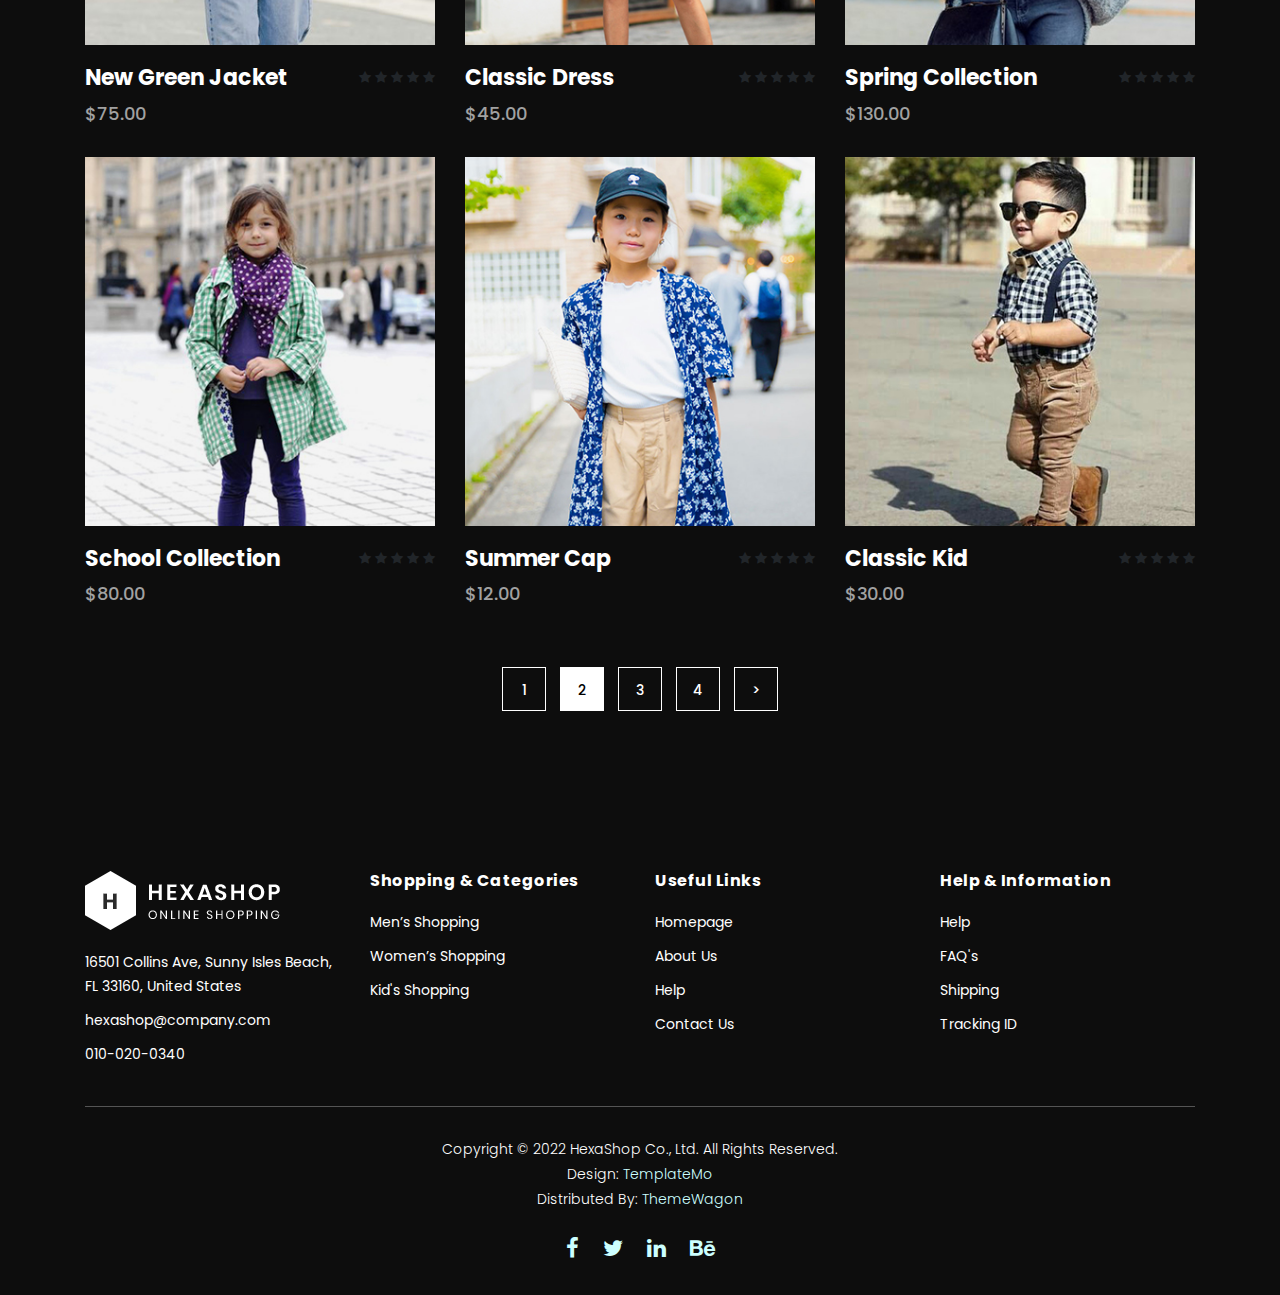
<file: products.html>
<!DOCTYPE html>
<html lang="en">

  <head>

    <meta charset="utf-8">
    <meta name="viewport" content="width=device-width, initial-scale=1, shrink-to-fit=no">
    <meta name="description" content="">
    <meta name="author" content="">
    <link href="https://fonts.googleapis.com/css?family=Poppins:100,200,300,400,500,600,700,800,900&display=swap" rel="stylesheet">

    <title>Hexashop - Product Listing Page</title>


    <!-- Additional CSS Files -->
    <link rel="stylesheet" type="text/css" href="assets/css/bootstrap.min.css">

    <link rel="stylesheet" type="text/css" href="assets/css/font-awesome.css">

    <link rel="stylesheet" href="assets/css/templatemo-hexashop.css">

    <link rel="stylesheet" href="assets/css/owl-carousel.css">

    <link rel="stylesheet" href="assets/css/lightbox.css">
<!--

TemplateMo 571 Hexashop

https://templatemo.com/tm-571-hexashop

-->
    </head>
    
    <body>
    
    <!-- ***** Preloader Start ***** -->
    <div id="preloader">
        <div class="jumper">
            <div></div>
            <div></div>
            <div></div>
        </div>
    </div>  
    <!-- ***** Preloader End ***** -->
    
    
    <!-- ***** Header Area Start ***** -->
    <header class="header-area header-sticky">
        <div class="container">
            <div class="row">
                <div class="col-12">
                    <nav class="main-nav">
                        <!-- ***** Logo Start ***** -->
                        <a href="index.html" class="logo">
                            <img src="assets/images/logo.png">
                        </a>
                        <!-- ***** Logo End ***** -->
                        <!-- ***** Menu Start ***** -->
                        <ul class="nav">
                            <li class="scroll-to-section"><a href="index.html" class="active">Home</a></li>
                            <li class="scroll-to-section"><a href="index.html">Men's</a></li>
                            <li class="scroll-to-section"><a href="index.html">Women's</a></li>
                            <li class="scroll-to-section"><a href="index.html">Kid's</a></li>
                            <li class="submenu">
                                <a href="javascript:;">Pages</a>
                                <ul>
                                    <li><a href="about.html">About Us</a></li>
                                    <li><a href="products.html">Products</a></li>
                                    <li><a href="single-product.html">Single Product</a></li>
                                    <li><a href="contact.html">Contact Us</a></li>
                                </ul>
                            </li>
                            <li class="submenu">
                                <a href="javascript:;">Features</a>
                                <ul>
                                    <li><a href="#">Features Page 1</a></li>
                                    <li><a href="#">Features Page 2</a></li>
                                    <li><a href="#">Features Page 3</a></li>
                                    <li><a rel="nofollow" href="https://templatemo.com/page/4" target="_blank">Template Page 4</a></li>
                                </ul>
                            </li>
                            <li class="scroll-to-section"><a href="index.html">Explore</a></li>
                        </ul>        
                        <a class='menu-trigger'>
                            <span>Menu</span>
                        </a>
                        <!-- ***** Menu End ***** -->
                    </nav>
                </div>
            </div>
        </div>
    </header>
    <!-- ***** Header Area End ***** -->

    <!-- ***** Main Banner Area Start ***** -->
    <div class="page-heading" id="top">
        <div class="container">
            <div class="row">
                <div class="col-lg-12">
                    <div class="inner-content">
                        <h2>Check Our Products</h2>
                        <span>Awesome &amp; Creative HTML CSS layout by TemplateMo</span>
                    </div>
                </div>
            </div>
        </div>
    </div>
    <!-- ***** Main Banner Area End ***** -->


    <!-- ***** Products Area Starts ***** -->
    <section class="section" id="products">
        <div class="container">
            <div class="row">
                <div class="col-lg-12">
                    <div class="section-heading">
                        <h2>Our Latest Products</h2>
                        <span>Check out all of our products.</span>
                    </div>
                </div>
            </div>
        </div>
        <div class="container">
            <div class="row">
                <div class="col-lg-4">
                    <div class="item">
                        <div class="thumb">
                            <div class="hover-content">
                                <ul>
                                    <li><a href="single-product.html"><i class="fa fa-eye"></i></a></li>
                                    <li><a href="single-product.html"><i class="fa fa-star"></i></a></li>
                                    <li><a href="single-product.html"><i class="fa fa-shopping-cart"></i></a></li>
                                </ul>
                            </div>
                            <img src="assets/images/men-01.jpg" alt="">
                        </div>
                        <div class="down-content">
                            <h4>Classic Spring</h4>
                            <span>$120.00</span>
                            <ul class="stars">
                                <li><i class="fa fa-star"></i></li>
                                <li><i class="fa fa-star"></i></li>
                                <li><i class="fa fa-star"></i></li>
                                <li><i class="fa fa-star"></i></li>
                                <li><i class="fa fa-star"></i></li>
                            </ul>
                        </div>
                    </div>
                </div>
                <div class="col-lg-4">
                    <div class="item">
                        <div class="thumb">
                            <div class="hover-content">
                                <ul>
                                    <li><a href="single-product.html"><i class="fa fa-eye"></i></a></li>
                                    <li><a href="single-product.html"><i class="fa fa-star"></i></a></li>
                                    <li><a href="single-product.html"><i class="fa fa-shopping-cart"></i></a></li>
                                </ul>
                            </div>
                            <img src="assets/images/men-02.jpg" alt="">
                        </div>
                        <div class="down-content">
                            <h4>Air Force 1 X</h4>
                            <span>$90.00</span>
                            <ul class="stars">
                                <li><i class="fa fa-star"></i></li>
                                <li><i class="fa fa-star"></i></li>
                                <li><i class="fa fa-star"></i></li>
                                <li><i class="fa fa-star"></i></li>
                                <li><i class="fa fa-star"></i></li>
                            </ul>
                        </div>
                    </div>
                </div>
                <div class="col-lg-4">
                    <div class="item">
                        <div class="thumb">
                            <div class="hover-content">
                                <ul>
                                    <li><a href="single-product.html"><i class="fa fa-eye"></i></a></li>
                                    <li><a href="single-product.html"><i class="fa fa-star"></i></a></li>
                                    <li><a href="single-product.html"><i class="fa fa-shopping-cart"></i></a></li>
                                </ul>
                            </div>
                            <img src="assets/images/men-03.jpg" alt="">
                        </div>
                        <div class="down-content">
                            <h4>Love Nana ‘20</h4>
                            <span>$150.00</span>
                            <ul class="stars">
                                <li><i class="fa fa-star"></i></li>
                                <li><i class="fa fa-star"></i></li>
                                <li><i class="fa fa-star"></i></li>
                                <li><i class="fa fa-star"></i></li>
                                <li><i class="fa fa-star"></i></li>
                            </ul>
                        </div>
                    </div>
                </div>
                <div class="col-lg-4">
                    <div class="item">
                        <div class="thumb">
                            <div class="hover-content">
                                <ul>
                                    <li><a href="single-product.html"><i class="fa fa-eye"></i></a></li>
                                    <li><a href="single-product.html"><i class="fa fa-star"></i></a></li>
                                    <li><a href="single-product.html"><i class="fa fa-shopping-cart"></i></a></li>
                                </ul>
                            </div>
                            <img src="assets/images/women-01.jpg" alt="">
                        </div>
                        <div class="down-content">
                            <h4>New Green Jacket</h4>
                            <span>$75.00</span>
                            <ul class="stars">
                                <li><i class="fa fa-star"></i></li>
                                <li><i class="fa fa-star"></i></li>
                                <li><i class="fa fa-star"></i></li>
                                <li><i class="fa fa-star"></i></li>
                                <li><i class="fa fa-star"></i></li>
                            </ul>
                        </div>
                    </div>
                </div>
                <div class="col-lg-4">
                    <div class="item">
                        <div class="thumb">
                            <div class="hover-content">
                                <ul>
                                    <li><a href="single-product.html"><i class="fa fa-eye"></i></a></li>
                                    <li><a href="single-product.html"><i class="fa fa-star"></i></a></li>
                                    <li><a href="single-product.html"><i class="fa fa-shopping-cart"></i></a></li>
                                </ul>
                            </div>
                            <img src="assets/images/women-02.jpg" alt="">
                        </div>
                        <div class="down-content">
                            <h4>Classic Dress</h4>
                            <span>$45.00</span>
                            <ul class="stars">
                                <li><i class="fa fa-star"></i></li>
                                <li><i class="fa fa-star"></i></li>
                                <li><i class="fa fa-star"></i></li>
                                <li><i class="fa fa-star"></i></li>
                                <li><i class="fa fa-star"></i></li>
                            </ul>
                        </div>
                    </div>
                </div>
                <div class="col-lg-4">
                    <div class="item">
                        <div class="thumb">
                            <div class="hover-content">
                                <ul>
                                    <li><a href="single-product.html"><i class="fa fa-eye"></i></a></li>
                                    <li><a href="single-product.html"><i class="fa fa-star"></i></a></li>
                                    <li><a href="single-product.html"><i class="fa fa-shopping-cart"></i></a></li>
                                </ul>
                            </div>
                            <img src="assets/images/women-03.jpg" alt="">
                        </div>
                        <div class="down-content">
                            <h4>Spring Collection</h4>
                            <span>$130.00</span>
                            <ul class="stars">
                                <li><i class="fa fa-star"></i></li>
                                <li><i class="fa fa-star"></i></li>
                                <li><i class="fa fa-star"></i></li>
                                <li><i class="fa fa-star"></i></li>
                                <li><i class="fa fa-star"></i></li>
                            </ul>
                        </div>
                    </div>
                </div>
                <div class="col-lg-4">
                    <div class="item">
                        <div class="thumb">
                            <div class="hover-content">
                                <ul>
                                    <li><a href="single-product.html"><i class="fa fa-eye"></i></a></li>
                                    <li><a href="single-product.html"><i class="fa fa-star"></i></a></li>
                                    <li><a href="single-product.html"><i class="fa fa-shopping-cart"></i></a></li>
                                </ul>
                            </div>
                            <img src="assets/images/kid-01.jpg" alt="">
                        </div>
                        <div class="down-content">
                            <h4>School Collection</h4>
                            <span>$80.00</span>
                            <ul class="stars">
                                <li><i class="fa fa-star"></i></li>
                                <li><i class="fa fa-star"></i></li>
                                <li><i class="fa fa-star"></i></li>
                                <li><i class="fa fa-star"></i></li>
                                <li><i class="fa fa-star"></i></li>
                            </ul>
                        </div>
                    </div>
                </div>
                <div class="col-lg-4">
                    <div class="item">
                        <div class="thumb">
                            <div class="hover-content">
                                <ul>
                                    <li><a href="single-product.html"><i class="fa fa-eye"></i></a></li>
                                    <li><a href="single-product.html"><i class="fa fa-star"></i></a></li>
                                    <li><a href="single-product.html"><i class="fa fa-shopping-cart"></i></a></li>
                                </ul>
                            </div>
                            <img src="assets/images/kid-02.jpg" alt="">
                        </div>
                        <div class="down-content">
                            <h4>Summer Cap</h4>
                            <span>$12.00</span>
                            <ul class="stars">
                                <li><i class="fa fa-star"></i></li>
                                <li><i class="fa fa-star"></i></li>
                                <li><i class="fa fa-star"></i></li>
                                <li><i class="fa fa-star"></i></li>
                                <li><i class="fa fa-star"></i></li>
                            </ul>
                        </div>
                    </div>
                </div>
                <div class="col-lg-4">
                    <div class="item">
                        <div class="thumb">
                            <div class="hover-content">
                                <ul>
                                    <li><a href="single-product.html"><i class="fa fa-eye"></i></a></li>
                                    <li><a href="single-product.html"><i class="fa fa-star"></i></a></li>
                                    <li><a href="single-product.html"><i class="fa fa-shopping-cart"></i></a></li>
                                </ul>
                            </div>
                            <img src="assets/images/kid-03.jpg" alt="">
                        </div>
                        <div class="down-content">
                            <h4>Classic Kid</h4>
                            <span>$30.00</span>
                            <ul class="stars">
                                <li><i class="fa fa-star"></i></li>
                                <li><i class="fa fa-star"></i></li>
                                <li><i class="fa fa-star"></i></li>
                                <li><i class="fa fa-star"></i></li>
                                <li><i class="fa fa-star"></i></li>
                            </ul>
                        </div>
                    </div>
                </div>
                <div class="col-lg-12">
                    <div class="pagination">
                        <ul>
                            <li>
                                <a href="#">1</a>
                            </li>
                            <li class="active">
                                <a href="#">2</a>
                            </li>
                            <li>
                                <a href="#">3</a>
                            </li>
                            <li>
                                <a href="#">4</a>
                            </li>
                            <li>
                                <a href="#">></a>
                            </li>
                        </ul>
                    </div>
                </div>
            </div>
        </div>
    </section>
    <!-- ***** Products Area Ends ***** -->
    
    <!-- ***** Footer Start ***** -->
    <footer>
        <div class="container">
            <div class="row">
                <div class="col-lg-3">
                    <div class="first-item">
                        <div class="logo">
                            <img src="assets/images/white-logo.png" alt="hexashop ecommerce templatemo">
                        </div>
                        <ul>
                            <li><a href="#">16501 Collins Ave, Sunny Isles Beach, FL 33160, United States</a></li>
                            <li><a href="#">hexashop@company.com</a></li>
                            <li><a href="#">010-020-0340</a></li>
                        </ul>
                    </div>
                </div>
                <div class="col-lg-3">
                    <h4>Shopping &amp; Categories</h4>
                    <ul>
                        <li><a href="#">Men’s Shopping</a></li>
                        <li><a href="#">Women’s Shopping</a></li>
                        <li><a href="#">Kid's Shopping</a></li>
                    </ul>
                </div>
                <div class="col-lg-3">
                    <h4>Useful Links</h4>
                    <ul>
                        <li><a href="#">Homepage</a></li>
                        <li><a href="#">About Us</a></li>
                        <li><a href="#">Help</a></li>
                        <li><a href="#">Contact Us</a></li>
                    </ul>
                </div>
                <div class="col-lg-3">
                    <h4>Help &amp; Information</h4>
                    <ul>
                        <li><a href="#">Help</a></li>
                        <li><a href="#">FAQ's</a></li>
                        <li><a href="#">Shipping</a></li>
                        <li><a href="#">Tracking ID</a></li>
                    </ul>
                </div>
                <div class="col-lg-12">
                    <div class="under-footer">
                        <p>Copyright © 2022 HexaShop Co., Ltd. All Rights Reserved. 
                        
                        <br>Design: <a href="https://templatemo.com" target="_parent" title="free css templates">TemplateMo</a>

                        <br>Distributed By: <a href="https://themewagon.com" target="_blank" title="free & premium responsive templates">ThemeWagon</a></p>
                        <ul>
                            <li><a href="#"><i class="fa fa-facebook"></i></a></li>
                            <li><a href="#"><i class="fa fa-twitter"></i></a></li>
                            <li><a href="#"><i class="fa fa-linkedin"></i></a></li>
                            <li><a href="#"><i class="fa fa-behance"></i></a></li>
                        </ul>
                    </div>
                </div>
            </div>
        </div>
    </footer>
    

    <!-- jQuery -->
    <script src="assets/js/jquery-2.1.0.min.js"></script>

    <!-- Bootstrap -->
    <script src="assets/js/popper.js"></script>
    <script src="assets/js/bootstrap.min.js"></script>

    <!-- Plugins -->
    <script src="assets/js/owl-carousel.js"></script>
    <script src="assets/js/accordions.js"></script>
    <script src="assets/js/datepicker.js"></script>
    <script src="assets/js/scrollreveal.min.js"></script>
    <script src="assets/js/waypoints.min.js"></script>
    <script src="assets/js/jquery.counterup.min.js"></script>
    <script src="assets/js/imgfix.min.js"></script> 
    <script src="assets/js/slick.js"></script> 
    <script src="assets/js/lightbox.js"></script> 
    <script src="assets/js/isotope.js"></script> 
    
    <!-- Global Init -->
    <script src="assets/js/custom.js"></script>

    <script>

        $(function() {
            var selectedClass = "";
            $("p").click(function(){
            selectedClass = $(this).attr("data-rel");
            $("#portfolio").fadeTo(50, 0.1);
                $("#portfolio div").not("."+selectedClass).fadeOut();
            setTimeout(function() {
              $("."+selectedClass).fadeIn();
              $("#portfolio").fadeTo(50, 1);
            }, 500);
                
            });
        });

    </script>

  </body>

</html>
</file>
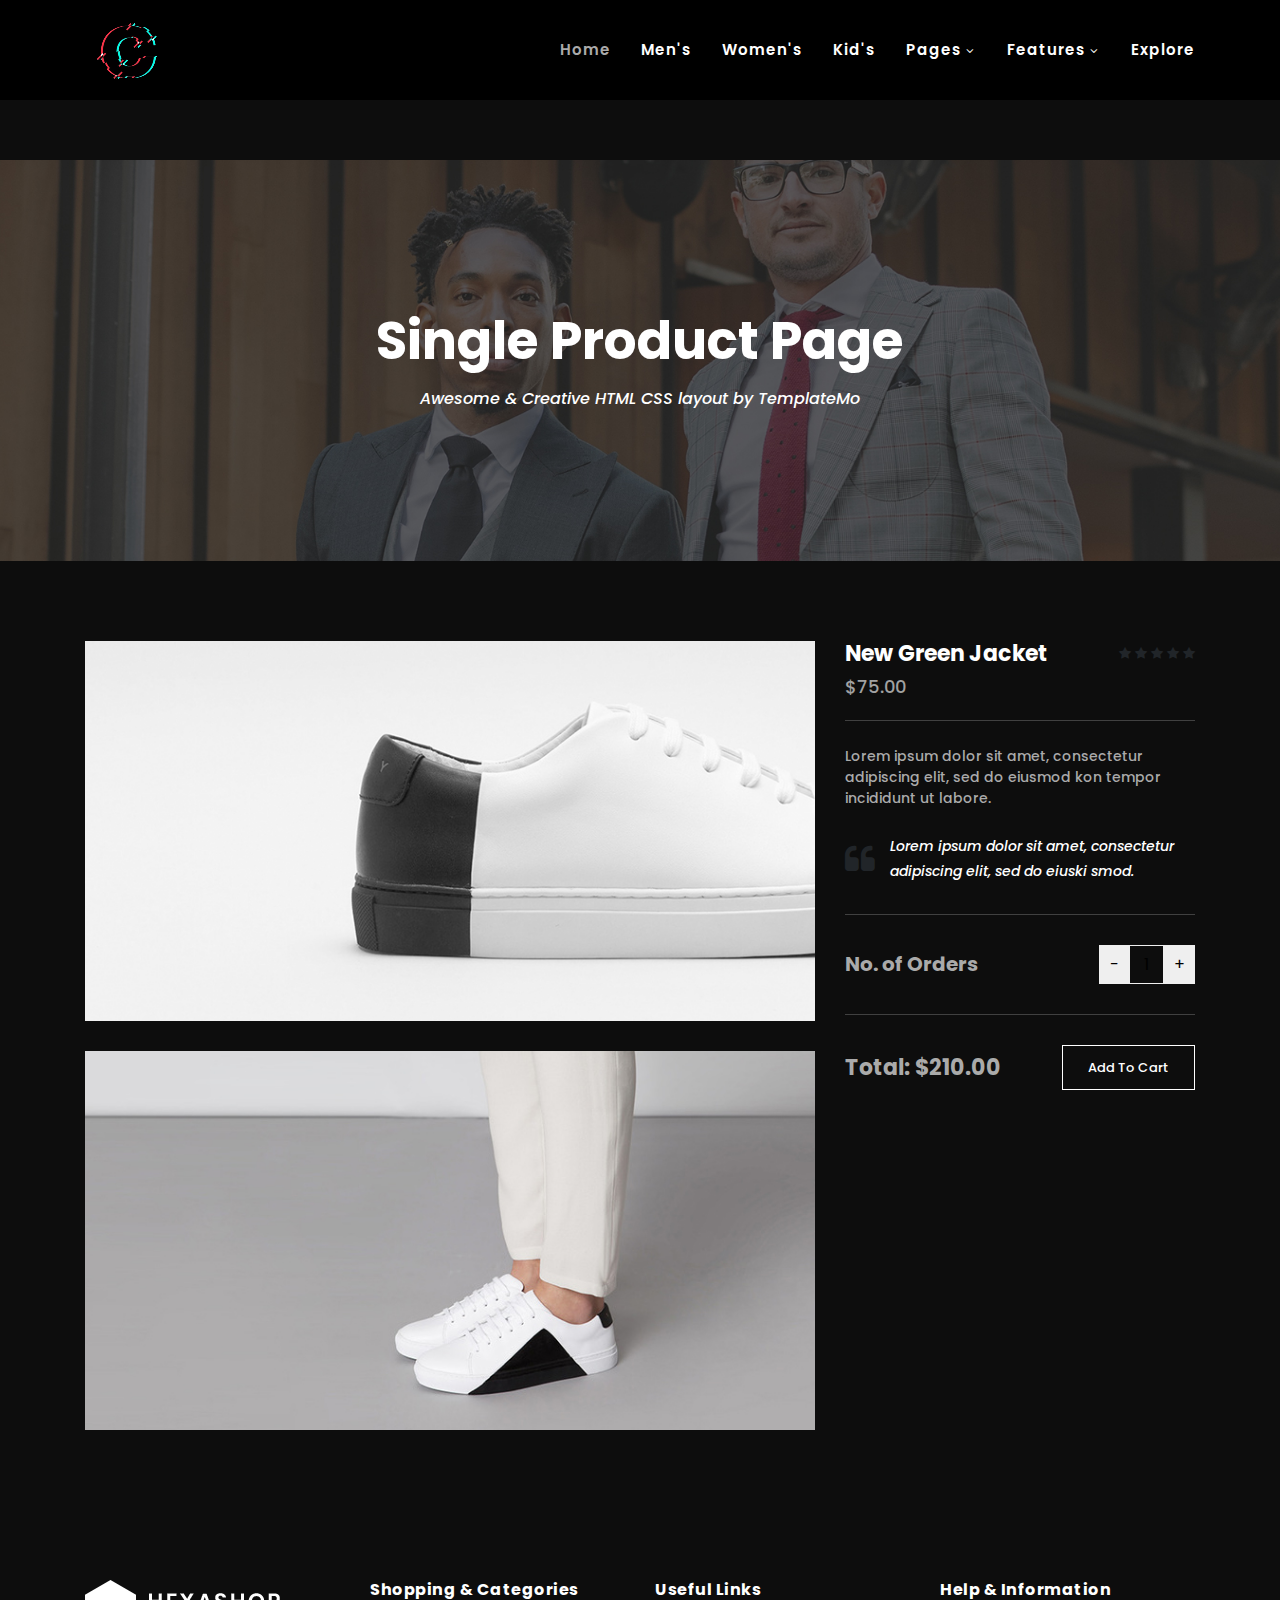
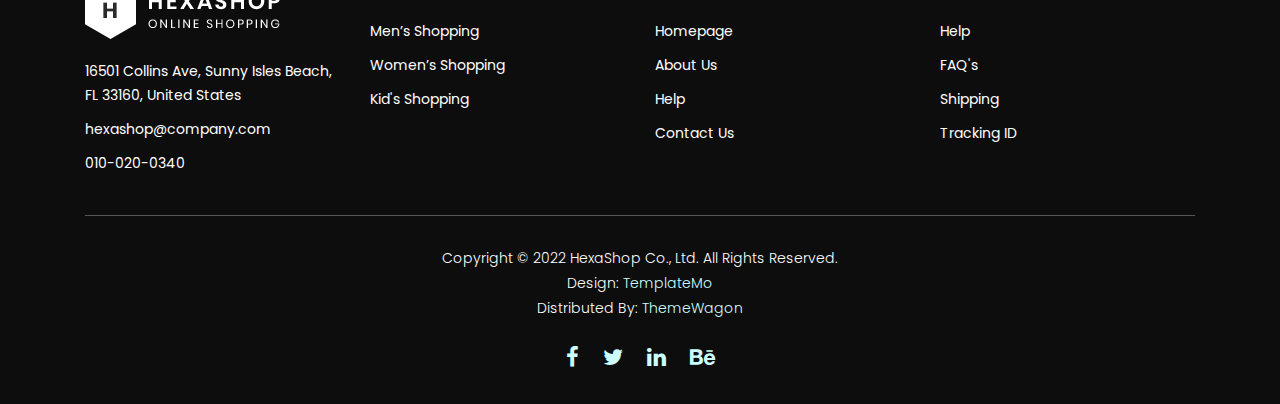
<file: single-product.html>
<!DOCTYPE html>
<html lang="en">

  <head>

    <meta charset="utf-8">
    <meta name="viewport" content="width=device-width, initial-scale=1, shrink-to-fit=no">
    <meta name="description" content="">
    <meta name="author" content="">
    <link href="https://fonts.googleapis.com/css?family=Poppins:100,200,300,400,500,600,700,800,900&display=swap" rel="stylesheet">

    <title>Hexashop - Product Detail Page</title>


    <!-- Additional CSS Files -->
    <link rel="stylesheet" type="text/css" href="assets/css/bootstrap.min.css">

    <link rel="stylesheet" type="text/css" href="assets/css/font-awesome.css">

    <link rel="stylesheet" href="assets/css/templatemo-hexashop.css">

    <link rel="stylesheet" href="assets/css/owl-carousel.css">

    <link rel="stylesheet" href="assets/css/lightbox.css">
<!--

TemplateMo 571 Hexashop

https://templatemo.com/tm-571-hexashop

-->
    </head>
    
    <body>
    
    <!-- ***** Preloader Start ***** -->
    <div id="preloader">
        <div class="jumper">
            <div></div>
            <div></div>
            <div></div>
        </div>
    </div>  
    <!-- ***** Preloader End ***** -->
    
    
    <!-- ***** Header Area Start ***** -->
    <header class="header-area header-sticky">
        <div class="container">
            <div class="row">
                <div class="col-12">
                    <nav class="main-nav">
                        <!-- ***** Logo Start ***** -->
                        <a href="index.html" class="logo">
                            <img src="assets/images/logo.png">
                        </a>
                        <!-- ***** Logo End ***** -->
                        <!-- ***** Menu Start ***** -->
                        <ul class="nav">
                            <li class="scroll-to-section"><a href="index.html" class="active">Home</a></li>
                            <li class="scroll-to-section"><a href="index.html">Men's</a></li>
                            <li class="scroll-to-section"><a href="index.html">Women's</a></li>
                            <li class="scroll-to-section"><a href="index.html">Kid's</a></li>
                            <li class="submenu">
                                <a href="javascript:;">Pages</a>
                                <ul>
                                    <li><a href="about.html">About Us</a></li>
                                    <li><a href="products.html">Products</a></li>
                                    <li><a href="single-product.html">Single Product</a></li>
                                    <li><a href="contact.html">Contact Us</a></li>
                                </ul>
                            </li>
                            <li class="submenu">
                                <a href="javascript:;">Features</a>
                                <ul>
                                    <li><a href="#">Features Page 1</a></li>
                                    <li><a href="#">Features Page 2</a></li>
                                    <li><a href="#">Features Page 3</a></li>
                                    <li><a rel="nofollow" href="https://templatemo.com/page/4" target="_blank">Template Page 4</a></li>
                                </ul>
                            </li>
                            <li class="scroll-to-section"><a href="index.html">Explore</a></li>
                        </ul>        
                        <a class='menu-trigger'>
                            <span>Menu</span>
                        </a>
                        <!-- ***** Menu End ***** -->
                    </nav>
                </div>
            </div>
        </div>
    </header>
    <!-- ***** Header Area End ***** -->

    <!-- ***** Main Banner Area Start ***** -->
    <div class="page-heading" id="top">
        <div class="container">
            <div class="row">
                <div class="col-lg-12">
                    <div class="inner-content">
                        <h2>Single Product Page</h2>
                        <span>Awesome &amp; Creative HTML CSS layout by TemplateMo</span>
                    </div>
                </div>
            </div>
        </div>
    </div>
    <!-- ***** Main Banner Area End ***** -->


    <!-- ***** Product Area Starts ***** -->
    <section class="section" id="product">
        <div class="container">
            <div class="row">
                <div class="col-lg-8">
                <div class="left-images">
                    <img src="assets/images/single-product-01.jpg" alt="">
                    <img src="assets/images/single-product-02.jpg" alt="">
                </div>
            </div>
            <div class="col-lg-4">
                <div class="right-content">
                    <h4>New Green Jacket</h4>
                    <span class="price">$75.00</span>
                    <ul class="stars">
                        <li><i class="fa fa-star"></i></li>
                        <li><i class="fa fa-star"></i></li>
                        <li><i class="fa fa-star"></i></li>
                        <li><i class="fa fa-star"></i></li>
                        <li><i class="fa fa-star"></i></li>
                    </ul>
                    <span>Lorem ipsum dolor sit amet, consectetur adipiscing elit, sed do eiusmod kon tempor incididunt ut labore.</span>
                    <div class="quote">
                        <i class="fa fa-quote-left"></i><p>Lorem ipsum dolor sit amet, consectetur adipiscing elit, sed do eiuski smod.</p>
                    </div>
                    <div class="quantity-content">
                        <div class="left-content">
                            <h6>No. of Orders</h6>
                        </div>
                        <div class="right-content">
                            <div class="quantity buttons_added">
                                <input type="button" value="-" class="minus"><input type="number" step="1" min="1" max="" name="quantity" value="1" title="Qty" class="input-text qty text" size="4" pattern="" inputmode=""><input type="button" value="+" class="plus">
                            </div>
                        </div>
                    </div>
                    <div class="total">
                        <h4>Total: $210.00</h4>
                        <div class="main-border-button"><a href="#">Add To Cart</a></div>
                    </div>
                </div>
            </div>
            </div>
        </div>
    </section>
    <!-- ***** Product Area Ends ***** -->
    
    <!-- ***** Footer Start ***** -->
    <footer>
        <div class="container">
            <div class="row">
                <div class="col-lg-3">
                    <div class="first-item">
                        <div class="logo">
                            <img src="assets/images/white-logo.png" alt="hexashop ecommerce templatemo">
                        </div>
                        <ul>
                            <li><a href="#">16501 Collins Ave, Sunny Isles Beach, FL 33160, United States</a></li>
                            <li><a href="#">hexashop@company.com</a></li>
                            <li><a href="#">010-020-0340</a></li>
                        </ul>
                    </div>
                </div>
                <div class="col-lg-3">
                    <h4>Shopping &amp; Categories</h4>
                    <ul>
                        <li><a href="#">Men’s Shopping</a></li>
                        <li><a href="#">Women’s Shopping</a></li>
                        <li><a href="#">Kid's Shopping</a></li>
                    </ul>
                </div>
                <div class="col-lg-3">
                    <h4>Useful Links</h4>
                    <ul>
                        <li><a href="#">Homepage</a></li>
                        <li><a href="#">About Us</a></li>
                        <li><a href="#">Help</a></li>
                        <li><a href="#">Contact Us</a></li>
                    </ul>
                </div>
                <div class="col-lg-3">
                    <h4>Help &amp; Information</h4>
                    <ul>
                        <li><a href="#">Help</a></li>
                        <li><a href="#">FAQ's</a></li>
                        <li><a href="#">Shipping</a></li>
                        <li><a href="#">Tracking ID</a></li>
                    </ul>
                </div>
                <div class="col-lg-12">
                    <div class="under-footer">
                        <p>Copyright © 2022 HexaShop Co., Ltd. All Rights Reserved. 
                        
                        <br>Design: <a href="https://templatemo.com" target="_parent" title="free css templates">TemplateMo</a>

                        <br>Distributed By: <a href="https://themewagon.com" target="_blank" title="free & premium responsive templates">ThemeWagon</a></p>
                        <ul>
                            <li><a href="#"><i class="fa fa-facebook"></i></a></li>
                            <li><a href="#"><i class="fa fa-twitter"></i></a></li>
                            <li><a href="#"><i class="fa fa-linkedin"></i></a></li>
                            <li><a href="#"><i class="fa fa-behance"></i></a></li>
                        </ul>
                    </div>
                </div>
            </div>
        </div>
    </footer>
    

    <!-- jQuery -->
    <script src="assets/js/jquery-2.1.0.min.js"></script>

    <!-- Bootstrap -->
    <script src="assets/js/popper.js"></script>
    <script src="assets/js/bootstrap.min.js"></script>

    <!-- Plugins -->
    <script src="assets/js/owl-carousel.js"></script>
    <script src="assets/js/accordions.js"></script>
    <script src="assets/js/datepicker.js"></script>
    <script src="assets/js/scrollreveal.min.js"></script>
    <script src="assets/js/waypoints.min.js"></script>
    <script src="assets/js/jquery.counterup.min.js"></script>
    <script src="assets/js/imgfix.min.js"></script> 
    <script src="assets/js/slick.js"></script> 
    <script src="assets/js/lightbox.js"></script> 
    <script src="assets/js/isotope.js"></script> 
    <script src="assets/js/quantity.js"></script>
    
    <!-- Global Init -->
    <script src="assets/js/custom.js"></script>

    <script>

        $(function() {
            var selectedClass = "";
            $("p").click(function(){
            selectedClass = $(this).attr("data-rel");
            $("#portfolio").fadeTo(50, 0.1);
                $("#portfolio div").not("."+selectedClass).fadeOut();
            setTimeout(function() {
              $("."+selectedClass).fadeIn();
              $("#portfolio").fadeTo(50, 1);
            }, 500);
                
            });
        });

    </script>

  </body>

</html>
</file>
<file: assets/css/templatemo-hexashop.css>
/*

TemplateMo 571 Hexashop

https://templatemo.com/tm-571-hexashop

*/

/* ---------------------------------------------
Table of contents
------------------------------------------------
01. font & reset css
02. reset
03. global styles
04. header
05. banner
06. features
07. testimonials
08. contact
09. footer
10. preloader
11. search
12. portfolio

--------------------------------------------- */
/* 
---------------------------------------------
font & reset css
--------------------------------------------- 
*/
@import url("https://fonts.googleapis.com/css?family=Poppins:100,200,300,400,500,600,700,800,900");
/* 
---------------------------------------------
reset
--------------------------------------------- 
*/
html,
body,
div,
span,
applet,
object,
iframe,
h1,
h2,
h3,
h4,
h5,
h6,
p,
blockquote,
div pre,
a,
abbr,
acronym,
address,
big,
cite,
code,
del,
dfn,
em,
font,
img,
ins,
kbd,
q,
s,
samp,
small,
strike,
strong,
sub,
sup,
tt,
var,
b,
u,
i,
center,
dl,
dt,
dd,
ol,
ul,
li,
figure,
header,
nav,
section,
article,
aside,
footer,
figcaption {
  margin: 0;
  padding: 0;
  border: 0;
  outline: 0;
}

.clearfix:after {
  content: ".";
  display: block;
  clear: both;
  visibility: hidden;
  line-height: 0;
  height: 0;
}

.clearfix {
  display: inline-block;
}

html[xmlns] .clearfix {
  display: block;
}

* html .clearfix {
  height: 1%;
}

ul,
li {
  padding: 0;
  margin: 0;
  list-style: none;
}

header,
nav,
section,
article,
aside,
footer,
hgroup {
  display: block;
}

* {
  box-sizing: border-box;
}

html,
body {
  font-family: "Poppins", sans-serif;
  font-weight: 400;
  background-color: #0d0d0d;
  font-size: 16px;
  -ms-text-size-adjust: 100%;
  -webkit-font-smoothing: antialiased;
  -moz-osx-font-smoothing: grayscale;
}

a {
  text-decoration: none !important;
}

h1,
h2,
h3,
h4,
h5,
h6 {
  margin-top: 0px;
  margin-bottom: 0px;
}

ul {
  margin-bottom: 0px;
}

p {
  font-size: 14px;
  line-height: 25px;
  color: white;
}

/* 
---------------------------------------------
global styles
--------------------------------------------- 
*/
html,
body {
  background: #0d0d0d;
  font-family: "Poppins", sans-serif;
}

::selection {
  background: white;
  color: #fff;
}

::-moz-selection {
  background: white;
  color: #fff;
}

@media (max-width: 991px) {
  html,
  body {
    overflow-x: hidden;
  }
  .mobile-top-fix {
    margin-top: 30px;
    margin-bottom: 0px;
  }
  .mobile-bottom-fix {
    margin-bottom: 30px;
  }
  .mobile-bottom-fix-big {
    margin-bottom: 60px;
  }
}

.main-border-button a {
  font-size: 13px;
  color: #fff;
  border: 1px solid #fff;
  padding: 12px 25px;
  display: inline-block;
  font-weight: 500;
  transition: all 0.3s;
}

.main-border-button a:hover {
  background-color: #0d0d0d;
  color: white;
}

.main-white-button a {
  font-size: 13px;
  color: white;
  background-color: #0d0d0d;
  padding: 12px 25px;
  display: inline-block;
  border-radius: 3px;
  font-weight: 600;
  transition: all 0.3s;
}

.main-white-button a:hover {
  opacity: 0.9;
}

.main-text-button a {
  font-size: 13px;
  color: #fff;
  font-weight: 600;
  transition: all 0.3s;
}

.main-text-button a:hover {
  opacity: 0.9;
}

.section-heading h2 {
  font-size: 34px;
  font-weight: 700;
  color: white;
}

.section-heading span {
  font-size: 14px;
  color: #a1a1a1;
  font-style: italic;
  font-weight: 400;
}

/* 
---------------------------------------------
header
--------------------------------------------- 
*/

.background-header {
  border-bottom: none !important;
  background-color: #0d0d0d;
  height: 80px !important;
  position: fixed !important;
  top: 0px;
  left: 0px;
  right: 0px;
  box-shadow: 0px 0px 10px rgba(0, 0, 0, 0.15) !important;
}

.background-header .logo,
.background-header .main-nav .nav li a {
  color: #1e1e1e !important;
}

.background-header .main-nav .nav li:hover a {
  color: white !important;
}

.background-header .nav li a.active {
  color: white !important;
}

.header-area {
  border-bottom: 3px #404040;
  box-shadow: none;
  background-color: black;
  position: absolute;
  top: 0px;
  left: 0px;
  right: 0px;
  z-index: 100;
  height: 100px;
  -webkit-transition: all 0.5s ease 0s;
  -moz-transition: all 0.5s ease 0s;
  -o-transition: all 0.5s ease 0s;
  transition: all 0.5s ease 0s;
}

.header-area .main-nav {
  min-height: 80px;
  background: transparent;
}

.header-area .main-nav .logo {
  line-height: 100px;
  color: #fff;
  font-size: 28px;
  font-weight: 700;
  text-transform: uppercase;
  letter-spacing: 2px;
  float: left;
  -webkit-transition: all 0.3s ease 0s;
  -moz-transition: all 0.3s ease 0s;
  -o-transition: all 0.3s ease 0s;
  transition: all 0.3s ease 0s;
}

.background-header .main-nav .logo {
  line-height: 75px;
}

.background-header .nav {
  margin-top: 20px !important;
}

.header-area .main-nav .nav {
  float: right;
  margin-top: 30px;
  margin-right: 0px;
  background-color: transparent;
  -webkit-transition: all 0.3s ease 0s;
  -moz-transition: all 0.3s ease 0s;
  -o-transition: all 0.3s ease 0s;
  transition: all 0.3s ease 0s;
  position: relative;
  z-index: 999;
}

.header-area .main-nav .nav li {
  padding-left: 15px;
  padding-right: 15px;
}

.header-area .main-nav .nav li:last-child {
  padding-right: 0px;
}

.header-area .main-nav .nav li a {
  display: block;
  font-weight: 600;
  font-size: 15px;
  color: white;
  text-transform: capitalize;
  -webkit-transition: all 0.3s ease 0s;
  -moz-transition: all 0.3s ease 0s;
  -o-transition: all 0.3s ease 0s;
  transition: all 0.3s ease 0s;
  height: 40px;
  line-height: 40px;
  border: transparent;
  letter-spacing: 1px;
}

.header-area .main-nav .nav li a {
  color: white;
}

.header-area .main-nav .nav li:hover a,
.header-area .main-nav .nav li a.active {
  color: #aaa !important;
}

.background-header .main-nav .nav li:hover a,
.background-header .main-nav .nav li a.active {
  color: #aaa !important;
  opacity: 1;
}

.header-area .main-nav .nav li.submenu {
  position: relative;
  padding-right: 30px;
}

.header-area .main-nav .nav li.submenu:after {
  font-family: FontAwesome;
  content: "\f107";
  font-size: 12px;
  color: white;
  position: absolute;
  right: 18px;
  top: 12px;
}

.background-header .main-nav .nav li.submenu:after {
  color: white;
}

.header-area .main-nav .nav li.submenu ul {
  position: absolute;
  width: 200px;
  box-shadow: 0 2px 28px 0 rgba(0, 0, 0, 0.06);
  overflow: hidden;
  top: 50px;
  opacity: 0;
  transform: translateY(+2em);
  visibility: hidden;
  z-index: -1;
  transition: all 0.3s ease-in-out 0s, visibility 0s linear 0.3s,
    z-index 0s linear 0.01s;
}

.header-area .main-nav .nav li.submenu ul li {
  margin-left: 0px;
  padding-left: 0px;
  padding-right: 0px;
}

.header-area .main-nav .nav li.submenu ul li a {
  opacity: 1;
  display: block;
  background: #0d0d0d;
  color: white !important;
  padding-left: 20px;
  height: 40px;
  line-height: 40px;
  -webkit-transition: all 0.3s ease 0s;
  -moz-transition: all 0.3s ease 0s;
  -o-transition: all 0.3s ease 0s;
  transition: all 0.3s ease 0s;
  position: relative;
  font-size: 13px;
  font-weight: 400;
  border-bottom: 1px solid #404040;
}

.header-area .main-nav .nav li.submenu ul li a:hover {
  background: #0d0d0d;
  color: #aaa !important;
  padding-left: 25px;
}

.header-area .main-nav .nav li.submenu ul li a:hover:before {
  width: 3px;
}

.header-area .main-nav .nav li.submenu:hover ul {
  visibility: visible;
  opacity: 1;
  z-index: 1;
  transform: translateY(0%);
  transition-delay: 0s, 0s, 0.3s;
}

.header-area .main-nav .menu-trigger {
  cursor: pointer;
  display: block;
  position: absolute;
  top: 33px;
  width: 32px;
  height: 40px;
  text-indent: -9999em;
  z-index: 99;
  right: 40px;
  display: none;
}

.background-header .main-nav .menu-trigger {
  top: 23px;
}

.header-area .main-nav .menu-trigger span,
.header-area .main-nav .menu-trigger span:before,
.header-area .main-nav .menu-trigger span:after {
  -moz-transition: all 0.4s;
  -o-transition: all 0.4s;
  -webkit-transition: all 0.4s;
  transition: all 0.4s;
  background-color: #1e1e1e;
  display: block;
  position: absolute;
  width: 30px;
  height: 2px;
  left: 0;
}

.background-header .main-nav .menu-trigger span,
.background-header .main-nav .menu-trigger span:before,
.background-header .main-nav .menu-trigger span:after {
  background-color: #1e1e1e;
}

.header-area .main-nav .menu-trigger span:before,
.header-area .main-nav .menu-trigger span:after {
  -moz-transition: all 0.4s;
  -o-transition: all 0.4s;
  -webkit-transition: all 0.4s;
  transition: all 0.4s;
  background-color: #1e1e1e;
  display: block;
  position: absolute;
  width: 30px;
  height: 2px;
  left: 0;
  width: 75%;
}

.background-header .main-nav .menu-trigger span:before,
.background-header .main-nav .menu-trigger span:after {
  background-color: #1e1e1e;
}

.header-area .main-nav .menu-trigger span:before,
.header-area .main-nav .menu-trigger span:after {
  content: "";
}

.header-area .main-nav .menu-trigger span {
  top: 16px;
}

.header-area .main-nav .menu-trigger span:before {
  -moz-transform-origin: 33% 100%;
  -ms-transform-origin: 33% 100%;
  -webkit-transform-origin: 33% 100%;
  transform-origin: 33% 100%;
  top: -10px;
  z-index: 10;
}

.header-area .main-nav .menu-trigger span:after {
  -moz-transform-origin: 33% 0;
  -ms-transform-origin: 33% 0;
  -webkit-transform-origin: 33% 0;
  transform-origin: 33% 0;
  top: 10px;
}

.header-area .main-nav .menu-trigger.active span,
.header-area .main-nav .menu-trigger.active span:before,
.header-area .main-nav .menu-trigger.active span:after {
  background-color: transparent;
  width: 100%;
}

.header-area .main-nav .menu-trigger.active span:before {
  -moz-transform: translateY(6px) translateX(1px) rotate(45deg);
  -ms-transform: translateY(6px) translateX(1px) rotate(45deg);
  -webkit-transform: translateY(6px) translateX(1px) rotate(45deg);
  transform: translateY(6px) translateX(1px) rotate(45deg);
  background-color: #1e1e1e;
}

.background-header .main-nav .menu-trigger.active span:before {
  background-color: #1e1e1e;
}

.header-area .main-nav .menu-trigger.active span:after {
  -moz-transform: translateY(-6px) translateX(1px) rotate(-45deg);
  -ms-transform: translateY(-6px) translateX(1px) rotate(-45deg);
  -webkit-transform: translateY(-6px) translateX(1px) rotate(-45deg);
  transform: translateY(-6px) translateX(1px) rotate(-45deg);
  background-color: #1e1e1e;
}

.background-header .main-nav .menu-trigger.active span:after {
  background-color: #1e1e1e;
}

.header-area.header-sticky {
  min-height: 80px;
}

.header-area .nav {
  margin-top: 30px;
}

.header-area.header-sticky .nav li a.active {
  color: #aaa;
}

.shopping-cart a .fa-shopping-cart {
  color: white;
  font-size: large;
}

.shopping-cart a {
  position: relative;
}

.shopping-cart {
  /* position: relative; */
  display: flex;
  align-items: center;
}

#shopping-cart-totalItems {
  position: absolute;
  color: white;
  right: -10px;
  top: -10px;
}

@media (max-width: 1200px) {
  .header-area .main-nav .nav li {
    padding-left: 12px;
    padding-right: 12px;
  }
  .header-area .main-nav:before {
    display: none;
  }
}

@media (max-width: 767px) {
  .header-area .main-nav .logo {
    color: #1e1e1e;
  }
  .header-area.header-sticky .nav li a:hover,
  .header-area.header-sticky .nav li a.active {
    color: #aaa !important;
    opacity: 1;
  }
  .header-area.header-sticky .nav li.search-icon a {
    width: 100%;
  }
  .header-area {
    background-color: #f7f7f7;
    padding: 0px 15px;
    height: 100px;
    box-shadow: none;
    text-align: center;
  }
  .header-area .container {
    padding: 0px;
  }
  .header-area .logo {
    margin-left: 30px;
  }
  .header-area .menu-trigger {
    display: block !important;
  }
  .header-area .main-nav {
    overflow: hidden;
  }
  .header-area .main-nav .nav {
    float: none;
    width: 100%;
    display: none;
    -webkit-transition: all 0s ease 0s;
    -moz-transition: all 0s ease 0s;
    -o-transition: all 0s ease 0s;
    transition: all 0s ease 0s;
    margin-left: 0px;
  }
  .header-area .main-nav .nav li:first-child {
    border-top: 1px solid #404040;
  }
  .header-area.header-sticky .nav {
    margin-top: 100px !important;
  }
  .header-area .main-nav .nav li {
    width: 100%;
    background: #0d0d0d;
    border-bottom: 1px solid #404040;
    padding-left: 0px !important;
    padding-right: 0px !important;
  }
  .header-area .main-nav .nav li a {
    height: 50px !important;
    line-height: 50px !important;
    padding: 0px !important;
    border: none !important;
    background: #f7f7f7 !important;
    color: #191a20 !important;
  }
  .header-area .main-nav .nav li a:hover {
    background: #404040 !important;
    color: #aaa !important;
  }
  .header-area .main-nav .nav li.submenu ul {
    position: relative;
    visibility: inherit;
    opacity: 1;
    z-index: 1;
    transform: translateY(0%);
    transition-delay: 0s, 0s, 0.3s;
    top: 0px;
    width: 100%;
    box-shadow: none;
    height: 0px;
  }
  .header-area .main-nav .nav li.submenu ul li a {
    font-size: 12px;
    font-weight: 400;
  }
  .header-area .main-nav .nav li.submenu ul li a:hover:before {
    width: 0px;
  }
  .header-area .main-nav .nav li.submenu ul.active {
    height: auto !important;
  }
  .header-area .main-nav .nav li.submenu:after {
    color: #3b566e;
    right: 25px;
    font-size: 14px;
    top: 15px;
  }
  .header-area .main-nav .nav li.submenu:hover ul,
  .header-area .main-nav .nav li.submenu:focus ul {
    height: 0px;
  }
}

@media (min-width: 767px) {
  .header-area .main-nav .nav {
    display: flex !important;
  }
}

/* 
---------------------------------------------
banner
--------------------------------------------- 
*/

.main-banner {
  border-bottom: 3px #404040;
  padding-top: 160px;
  padding-bottom: 30px;
}

.main-banner .left-content .thumb img {
  width: 100%;
  overflow: hidden;
}

.main-banner .left-content .inner-content {
  position: absolute;
  left: 100px;
  top: 50%;
  transform: translateY(-50%);
}

.main-banner .left-content .inner-content h4 {
  color: #fff;
  margin-top: -10px;
  font-size: 52px;
  font-weight: 700;
  margin-bottom: 20px;
}

.main-banner .left-content .inner-content span {
  font-size: 16px;
  color: #fff;
  font-weight: 400;
  font-style: italic;
  display: block;
  margin-bottom: 30px;
}

.main-banner .right-content .right-first-image {
  margin-bottom: 28.5px;
}

.main-banner .right-content .right-first-image .thumb {
  position: relative;
  text-align: center;
}

.main-banner .right-content .right-first-image .thumb img {
  width: 100%;
  overflow: hidden;
}

.main-banner .right-content .right-first-image .thumb .inner-content {
  position: absolute;
  top: 50%;
  transform: translateY(-50%);
  width: 100%;
  text-align: center;
}

.main-banner .right-content .right-first-image .thumb .inner-content h4 {
  color: #fff;
  font-size: 24px;
  font-weight: 700;
  margin-bottom: 15px;
}

.main-banner .right-content .right-first-image .thumb .inner-content span {
  font-size: 16px;
  color: #fff;
  font-style: italic;
}

.main-banner .right-content .right-first-image .thumb .hover-content {
  position: absolute;
  top: 15px;
  right: 15px;
  left: 15px;
  bottom: 15px;
  text-align: center;
  background-color: rgba(42, 42, 42, 0.97);
  opacity: 0;
  visibility: hidden;
  transition: all 0.5s;
}

.main-banner .right-content .right-first-image .thumb:hover .hover-content {
  opacity: 1;
  visibility: visible;
}

.main-banner .right-content .right-first-image .thumb .hover-content .inner {
  position: absolute;
  top: 50%;
  left: 50%;
  transform: translate(-50%, -50%);
  width: 100%;
}

.main-banner .right-content .right-first-image .thumb .hover-content h4 {
  color: #fff;
  font-size: 24px;
  font-weight: 700;
  margin-bottom: 15px;
}

.main-banner .right-content .right-first-image .thumb .hover-content p {
  color: #fff;
  padding: 0px 20px;
  margin-bottom: 20px;
}

/*
---------------------------------------------
Men
---------------------------------------------
*/

#men {
  padding-top: 90px;
  padding-bottom: 90px;
  border-bottom: 3px #404040;
}

#men .section-heading {
  margin-bottom: 60px;
}

#men .item .down-content {
  padding-top: 30px;
  position: relative;
  z-index: 3;
  background-color: #0d0d0d;
}

#men .item .down-content h4 {
  font-size: 22px;
  color: white;
  font-weight: 700;
  margin-bottom: 8px;
}

#men .item .down-content span {
  font-size: 18px;
  color: #a1a1a1;
  font-weight: 500;
  display: block;
}

#men .item .down-content ul.stars {
  position: absolute;
  right: 0;
  top: 30px;
}

#men .item .down-content ul.stars li {
  display: inline;
  font-size: 13px;
}

#men .item .thumb .hover-content {
  position: absolute;
  z-index: 2;
  text-align: center;
  bottom: -60px;
  width: 100%;
  opacity: 0;
  visibility: hidden;
  transition: all 0.5s;
}

#men .item .thumb:hover .hover-content {
  bottom: 30px;
  opacity: 1;
  visibility: visible;
}

#men .item .thumb {
  position: relative;
}

#men .item .thumb .hover-content ul li {
  display: inline;
  margin: 0px 10px;
}

#men .item .thumb .hover-content ul li a {
  width: 50px;
  height: 50px;
  text-align: center;
  line-height: 50px;
  display: inline-block;
  color: white;
  background-color: #0d0d0d;
}

#men .owl-nav {
  text-align: center;
  position: absolute;
  width: 100%;
  top: 40%;
  transform: translateY(-25px);
}

#men .owl-dots {
  display: none;
}

#men .owl-nav .owl-prev {
  position: absolute;
  left: -80px;
  outline: none;
}

#men .owl-nav .owl-prev span,
#men .owl-nav .owl-next span {
  opacity: 0;
}

#men .owl-nav .owl-prev:before {
  display: inline-block;
  font-family: "FontAwesome";
  color: white;
  font-size: 25px;
  font-weight: 700;
  content: "\f104";
  width: 50px;
  height: 50px;
  background-color: transparent;
  line-height: 48px;
  border: 1px solid white;
}

#men .owl-nav .owl-prev {
  opacity: 0.75;
  transition: all 0.5s;
}

#men .owl-nav .owl-prev:hover {
  opacity: 1;
}

#men .owl-nav .owl-next {
  opacity: 0.75;
  transition: all 0.5s;
}

#men .owl-nav .owl-next:hover {
  opacity: 1;
}

#men .owl-nav .owl-next {
  outline: none;
  position: absolute;
  right: -85px;
}

#men .owl-nav .owl-next:before {
  display: inline-block;
  font-family: "FontAwesome";
  color: white;
  font-size: 25px;
  font-weight: 700;
  content: "\f105";
  width: 50px;
  height: 50px;
  background-color: transparent;
  line-height: 48px;
  border: 1px solid white;
}

/*
---------------------------------------------
Women
---------------------------------------------
*/

#women {
  padding-top: 90px;
  padding-bottom: 90px;
  border-bottom: 3px #404040;
}

#women .section-heading {
  margin-bottom: 60px;
}

#women .item .down-content {
  padding-top: 30px;
  position: relative;
  z-index: 3;
  background-color: #0d0d0d;
}

#women .item .down-content h4 {
  font-size: 22px;
  color: white;
  font-weight: 700;
  margin-bottom: 8px;
}

#women .item .down-content span {
  font-size: 18px;
  color: #a1a1a1;
  font-weight: 500;
  display: block;
}

#women .item .down-content ul.stars {
  position: absolute;
  right: 0;
  top: 30px;
}

#women .item .down-content ul.stars li {
  display: inline;
  font-size: 13px;
}

#women .item .thumb .hover-content {
  position: absolute;
  z-index: 2;
  text-align: center;
  bottom: -60px;
  width: 100%;
  opacity: 0;
  visibility: hidden;
  transition: all 0.5s;
}

#women .item .thumb:hover .hover-content {
  bottom: 30px;
  opacity: 1;
  visibility: visible;
}

#women .item .thumb {
  position: relative;
}

#women .item .thumb .hover-content ul li {
  display: inline;
  margin: 0px 10px;
}

#women .item .thumb .hover-content ul li a {
  width: 50px;
  height: 50px;
  text-align: center;
  line-height: 50px;
  display: inline-block;
  color: white;
  background-color: #0d0d0d;
}

#women .owl-nav {
  text-align: center;
  position: absolute;
  width: 100%;
  top: 40%;
  transform: translateY(-25px);
}

#women .owl-dots {
  display: none;
}

#women .owl-nav .owl-prev {
  position: absolute;
  left: -80px;
  outline: none;
}

#women .owl-nav .owl-prev span,
#women .owl-nav .owl-next span {
  opacity: 0;
}

#women .owl-nav .owl-prev:before {
  display: inline-block;
  font-family: "FontAwesome";
  color: white;
  font-size: 25px;
  font-weight: 700;
  content: "\f104";
  width: 50px;
  height: 50px;
  background-color: transparent;
  line-height: 48px;
  border: 1px solid white;
}

#women .owl-nav .owl-prev {
  opacity: 0.75;
  transition: all 0.5s;
}

#women .owl-nav .owl-prev:hover {
  opacity: 1;
}

#women .owl-nav .owl-next {
  opacity: 0.75;
  transition: all 0.5s;
}

#women .owl-nav .owl-next:hover {
  opacity: 1;
}

#women .owl-nav .owl-next {
  outline: none;
  position: absolute;
  right: -85px;
}

#women .owl-nav .owl-next:before {
  display: inline-block;
  font-family: "FontAwesome";
  color: white;
  font-size: 25px;
  font-weight: 700;
  content: "\f105";
  width: 50px;
  height: 50px;
  background-color: transparent;
  line-height: 48px;
  border: 1px solid white;
}

/*
---------------------------------------------
Kids
---------------------------------------------
*/

#kids {
  padding-top: 90px;
  padding-bottom: 90px;
  border-bottom: 3px #404040;
}

#kids .section-heading {
  margin-bottom: 60px;
}

#kids .item .down-content {
  padding-top: 30px;
  position: relative;
  z-index: 3;
  background-color: #0d0d0d;
}

#kids .item .down-content h4 {
  font-size: 22px;
  color: white;
  font-weight: 700;
  margin-bottom: 8px;
}

#kids .item .down-content span {
  font-size: 18px;
  color: #a1a1a1;
  font-weight: 500;
  display: block;
}

#kids .item .down-content ul.stars {
  position: absolute;
  right: 0;
  top: 30px;
}

#kids .item .down-content ul.stars li {
  display: inline;
  font-size: 13px;
}

#kids .item .thumb .hover-content {
  position: absolute;
  z-index: 2;
  text-align: center;
  bottom: -60px;
  width: 100%;
  opacity: 0;
  visibility: hidden;
  transition: all 0.5s;
}

#kids .item .thumb:hover .hover-content {
  bottom: 30px;
  opacity: 1;
  visibility: visible;
}

#kids .item .thumb {
  position: relative;
}

#kids .item .thumb .hover-content ul li {
  display: inline;
  margin: 0px 10px;
}

#kids .item .thumb .hover-content ul li a {
  width: 50px;
  height: 50px;
  text-align: center;
  line-height: 50px;
  display: inline-block;
  color: white;
  background-color: #0d0d0d;
}

#kids .owl-nav {
  text-align: center;
  position: absolute;
  width: 100%;
  top: 40%;
  transform: translateY(-25px);
}

#kids .owl-dots {
  display: none;
}

#kids .owl-nav .owl-prev {
  position: absolute;
  left: -80px;
  outline: none;
}

#kids .owl-nav .owl-prev span,
#kids .owl-nav .owl-next span {
  opacity: 0;
}

#kids .owl-nav .owl-prev:before {
  display: inline-block;
  font-family: "FontAwesome";
  color: white;
  font-size: 25px;
  font-weight: 700;
  content: "\f104";
  width: 50px;
  height: 50px;
  background-color: transparent;
  line-height: 48px;
  border: 1px solid white;
}

#kids .owl-nav .owl-prev {
  opacity: 0.75;
  transition: all 0.5s;
}

#kids .owl-nav .owl-prev:hover {
  opacity: 1;
}

#kids .owl-nav .owl-next {
  opacity: 0.75;
  transition: all 0.5s;
}

#kids .owl-nav .owl-next:hover {
  opacity: 1;
}

#kids .owl-nav .owl-next {
  outline: none;
  position: absolute;
  right: -85px;
}

#kids .owl-nav .owl-next:before {
  display: inline-block;
  font-family: "FontAwesome";
  color: white;
  font-size: 25px;
  font-weight: 700;
  content: "\f105";
  width: 50px;
  height: 50px;
  background-color: transparent;
  line-height: 48px;
  border: 1px solid white;
}

/*
---------------------------------------------
Explore
---------------------------------------------
*/

#explore {
  padding-top: 90px;
  padding-bottom: 90px;
  border-bottom: 3px #404040;
}

#explore .left-content {
  margin-right: 30px;
}

#explore .left-content h2 {
  font-size: 34px;
  font-weight: 700;
  color: white;
}

#explore .left-content span {
  font-size: 14px;
  color: #aaaaaa;
  font-weight: 500;
  display: block;
  margin-top: 25px;
}

#explore .left-content .quote {
  margin-top: 25px;
}

#explore .left-content .quote i {
  float: left;
  font-size: 32px;
  margin-right: 15px;
  margin-top: 10px;
}

#explore .left-content .quote p {
  font-style: italic;
  color: white;
  font-weight: 500;
}

#explore .left-content p {
  font-size: 14px;
  color: #aaaaaa;
  font-weight: 500;
  display: block;
  margin-top: 25px;
}

#explore .left-content .main-border-button a {
  color: white;
  border-color: white;
  margin-top: 35px;
}

#explore .left-content .main-border-button a:hover {
  background-color: white;
  color: black;
}

#explore img {
  width: 100%;
  overflow: hidden;
}

#explore .leather {
  margin-bottom: 30px;
}

#explore .first-image {
  margin-bottom: 30px;
}

#explore .leather,
#explore .types {
  min-height: 255px;
  background-color: #f8f8f8;
  text-align: center;
  width: 100%;
}

#explore .leather h4,
#explore .types h4 {
  font-size: 24px;
  font-weight: 700;
  color: white;
  padding-top: 90px;
  margin-bottom: 5px;
}

#explore .leather span,
#explore .types span {
  font-size: 14px;
  font-style: italic;
  color: #aaa;
  font-weight: 500;
}

/* 
---------------------------------------------
Social
--------------------------------------------- 
*/

#social {
  margin-top: 90px;
  padding-bottom: 90px;
  border-bottom: 3px #404040;
}

#social .col-2 {
  padding-left: 0;
  padding-right: 0;
}

#social .images {
  margin-top: 60px;
  padding-left: 15px;
  padding-right: 15px;
}

#social .thumb {
  position: relative;
}

#social .thumb .icon {
  position: absolute;
  bottom: 0;
  left: 0;
  right: 0;
  top: 0;
  width: 100%;
  background-color: rgba(0, 0, 0, 0.85);
  opacity: 0;
  visibility: hidden;
  transition: all 0.3s;
}

#social .thumb:hover .icon {
  opacity: 1;
  visibility: visible;
}

#social .thumb .icon h6 {
  color: #fff;
  position: absolute;
  font-size: 14px;
  bottom: 40px;
  font-weight: 400;
  left: 15px;
}

#social .thumb .icon i {
  color: #fff;
  position: absolute;
  bottom: 15px;
  left: 15px;
}

#social .thumb img {
  width: 100%;
  overflow: hidden;
}

/* 
---------------------------------------------
Subscribe
--------------------------------------------- 
*/

.subscribe {
  margin-top: 90px;
}

.subscribe .section-heading {
  margin-bottom: 30px;
}

.subscribe .section-heading h2 {
  line-height: 55px;
}

.subscribe form input {
  width: 100%;
  height: 44px;
  line-height: 44px;
  padding: 0px 15px;
  font-size: 14px;
  font-style: italic;
  font-weight: 500;
  color: #aaa;
  border-radius: 0px;
  border: 1px solid #7a7a7a;
  box-shadow: none;
}

.subscribe form input::focus {
  border-color: white;
  border-radius: 0px;
}

.subscribe form button {
  width: 44px;
  height: 44px;
  display: inline-block;
  text-align: center;
  line-height: 44px;
  background-color: white;
  box-shadow: none;
  border: 1px solid transparent;
  color: black;
  transition: all 0.3s;
}

.subscribe form button:hover {
  background-color: #0d0d0d;
  border: 1px solid white;
  color: white;
}

.subscribe ul li {
  margin-bottom: 30px;
  display: block;
}

.subscribe ul li {
  font-size: 16px;
  font-weight: 700;
  color: white;
}

.subscribe ul li span,
.subscribe ul li span a {
  font-size: 14px;
  font-weight: 400;
  color: #aaa;
}

.subscribe ul li span a:hover {
  color: white;
}

/* 
---------------------------------------------
footer
--------------------------------------------- 
*/

footer {
  margin-top: 60px;
  padding: 60px 0px 30px 0px;
  background-color: #0d0d0d;
}

footer .logo {
  margin-bottom: 20px;
}

footer ul li {
  display: block;
  margin-bottom: 10px;
}

footer ul li a {
  font-size: 14px;
  color: #fff;
  transition: all 0.3s;
}

footer ul li a:hover {
  color: #aaa;
}

footer h4 {
  letter-spacing: 0.5px;
  font-size: 16px;
  color: #fff;
  font-weight: 700;
  margin-bottom: 20px;
}

footer .under-footer {
  margin-top: 30px;
  padding-top: 30px;
  text-align: center;
  border-top: 1px solid rgba(250, 250, 250, 0.3);
}

footer .under-footer ul {
  margin-top: 20px;
}

footer .under-footer ul li {
  display: inline-block;
  margin: 0px 10px;
}

footer .under-footer ul li a {
  font-size: 22px;
}

footer .under-footer p {
  color: #fff;
  font-size: 14px;
  font-weight: 300;
}

footer .under-footer a {
  color: #cff;
}

footer .under-footer a:hover {
  color: #c66;
}

/* 
---------------------------------------------
Products Page
--------------------------------------------- 
*/

.page-heading {
  margin-top: 160px;
  margin-bottom: 30px;
  background-image: url(../images/products-page-heading.jpg);
  background-position: center center;
  background-size: cover;
  background-repeat: no-repeat;
}

.page-heading .inner-content {
  padding: 150px 0px;
  text-align: center;
}

.page-heading .inner-content h2 {
  font-size: 52px;
  color: #fff;
  font-weight: 700;
  margin-bottom: 15px;
}

.page-heading .inner-content span {
  font-size: 16px;
  font-weight: 500;
  color: #fff;
  font-style: italic;
}

#products .section-heading {
  text-align: center;
  margin-bottom: 60px;
  margin-top: 80px;
}

#products .item {
  margin-bottom: 30px;
}

#products .item .thumb img {
  width: 100%;
  overflow: hidden;
}

#products .item .down-content {
  padding-top: 20px;
  position: relative;
  z-index: 3;
  background-color: #0d0d0d;
}

#products .item .down-content h4 {
  font-size: 22px;
  color: white;
  font-weight: 700;
  margin-bottom: 8px;
}

#products .item .down-content span {
  font-size: 18px;
  color: #a1a1a1;
  font-weight: 500;
  display: block;
}

#products .item .down-content ul.stars {
  position: absolute;
  right: 0;
  top: 20px;
}

#products .item .down-content ul.stars li {
  display: inline;
  font-size: 13px;
}

#products .item .thumb .hover-content {
  position: absolute;
  z-index: 2;
  text-align: center;
  bottom: -60px;
  width: 100%;
  opacity: 0;
  visibility: hidden;
  transition: all 0.5s;
}

#products .item .thumb:hover .hover-content {
  bottom: 30px;
  opacity: 1;
  visibility: visible;
}

#products .item .thumb {
  position: relative;
}

#products .item .thumb .hover-content ul li {
  display: inline;
  margin: 0px 10px;
}

#products .item .thumb .hover-content ul li a {
  width: 50px;
  height: 50px;
  text-align: center;
  line-height: 50px;
  display: inline-block;
  color: white;
  background-color: #0d0d0d;
}

#products .pagination {
  margin-top: 30px;
  margin-bottom: 40px;
}

#products .pagination ul {
  text-align: center;
  width: 100%;
}

#products .pagination ul li {
  display: inline;
  margin: 0px 5px;
}

#products .pagination ul li a {
  width: 44px;
  height: 44px;
  border: 1px solid white;
  display: inline-block;
  text-align: center;
  line-height: 44px;
  font-size: 14px;
  font-weight: 500;
  color: white;
}

#products .pagination ul li a:hover,
#products .pagination ul li.active a {
  background-color: white;
  color: black;
}

/* 
---------------------------------------------
Single Product Page
--------------------------------------------- 
*/

#product {
  margin-top: 80px;
}

#product .left-images img {
  width: 100%;
  overflow: hidden;
  margin-bottom: 30px;
}

#product .right-content {
  position: relative;
  z-index: 3;
  background-color: #0d0d0d;
}

#product .right-content h4 {
  font-size: 22px;
  color: white;
  font-weight: 700;
  margin-bottom: 0px;
}

#product .right-content span.price {
  font-size: 18px;
  color: #a1a1a1;
  font-weight: 500;
  display: block;
  margin-top: 5px;
  border-bottom: 1px solid #404040;
  padding-bottom: 20px;
}

#product .right-content ul.stars {
  position: absolute;
  right: 0;
  top: 0;
}

#product .right-content ul.stars li {
  display: inline;
  font-size: 13px;
}

#product .right-content span {
  font-size: 14px;
  color: #aaaaaa;
  font-weight: 500;
  display: block;
  margin-top: 25px;
}

#product .right-content .quote {
  margin-top: 25px;
}

#product .right-content .quote i {
  float: left;
  font-size: 32px;
  margin-right: 15px;
  margin-top: 10px;
}

#product .right-content .quote p {
  font-style: italic;
  color: white;
  font-weight: 500;
}

#product .right-content p {
  font-size: 14px;
  color: #aaaaaa;
  font-weight: 500;
  display: block;
  margin-top: 25px;
}

.quantity-content {
  margin-top: 30px;
  padding-top: 30px;
  border-top: 1px solid #404040;
  border-bottom: 1px solid #404040;
  width: 100%;
  padding-bottom: 30px;
  margin-bottom: 30px;
}

.quantity-content .left-content {
  float: left;
  margin-right: 30px;
}

.quantity-content .right-content {
  text-align: right;
}

.quantity-content .left-content h6 {
  padding-top: 7px;
  font-size: 20px;
  font-weight: 700;
  color: #aaa;
  position: relative;
  z-index: 11;
}

.total h4 {
  float: left;
  font-size: 20px;
  margin-top: 10px;
  color: #aaa !important;
}

.total .main-border-button {
  text-align: right;
}

.total .main-border-button a {
  border-color: white;
  color: white;
}

.total .main-border-button a:hover {
  color: #fff;
  background-color: white;
}

.quantity {
  display: inline-block;
}

.quantity .input-text.qty {
  width: 35px;
  height: 39px;
  padding: 0 5px;
  text-align: center;
  background-color: transparent;
  border: 1px solid #efefef;
}

.quantity.buttons_added {
  text-align: left;
  position: relative;
  white-space: nowrap;
  vertical-align: top;
}

.quantity.buttons_added input {
  display: inline-block;
  margin: 0;
  vertical-align: top;
  box-shadow: none;
}

.quantity.buttons_added .minus,
.quantity.buttons_added .plus {
  padding: 7px 10px 8px;
  height: 39px;
  background-color: #0d0d0dfff;
  border: 1px solid #efefef;
  cursor: pointer;
}

.quantity.buttons_added .minus {
  border-right: 0;
}

.quantity.buttons_added .plus {
  border-left: 0;
}

.quantity.buttons_added .minus:hover,
.quantity.buttons_added .plus:hover {
  background: #404040eee;
}

.quantity input::-webkit-outer-spin-button,
.quantity input::-webkit-inner-spin-button {
  -webkit-appearance: none;
  -moz-appearance: none;
  margin: 0;
}

.quantity.buttons_added .minus:focus,
.quantity.buttons_added .plus:focus {
  outline: none;
}

/* 
---------------------------------------------
About Us Page
--------------------------------------------- 
*/

.about-page-heading {
  margin-top: 160px;
  margin-bottom: 30px;
  background-image: url(../images/about-us-page-heading.jpg);
  background-position: center center;
  background-size: cover;
  background-repeat: no-repeat;
}

.about-us {
  margin-top: 80px;
}

.about-us .left-image img {
  width: 100%;
  overflow: hidden;
}

.about-us .right-content {
  margin-left: 30px;
}

.about-us .right-content h4 {
  font-size: 34px;
  font-weight: 700;
  color: white;
}

.about-us .right-content span {
  font-size: 14px;
  color: #aaaaaa;
  font-weight: 500;
  display: block;
  margin-top: 25px;
}

.about-us .right-content .quote {
  margin-top: 25px;
}

.about-us .right-content .quote i {
  float: left;
  font-size: 32px;
  margin-right: 15px;
  margin-top: 10px;
}

.about-us .right-content .quote p {
  font-style: italic;
  color: white;
  font-weight: 500;
}

.about-us .right-content p {
  font-size: 14px;
  color: #aaaaaa;
  font-weight: 500;
  display: block;
  margin-top: 25px;
}

.about-us .right-content ul {
  border-top: 3px #404040;
  margin-top: 30px;
  padding-top: 30px;
}

.about-us .right-content ul li {
  display: inline-block;
  margin-right: 5px;
}

.about-us .right-content ul li a {
  width: 44px;
  height: 44px;
  background-color: white;
  color: #fff;
  display: inline-block;
  text-align: center;
  line-height: 44px;
  border-radius: 50%;
  transition: all 0.5s;
}

.about-us .right-content ul li a:hover {
  background-color: #404040;
  color: white;
}

.our-team {
  margin-top: 100px;
  padding-top: 90px;
  padding-bottom: 90px;
  border-top: 3px #404040;
}

.our-team .section-heading {
  margin-bottom: 60px;
  text-align: center;
}

.our-team .section-heading h2 {
  margin-bottom: 10px;
}

.our-team .team-item .thumb {
  position: relative;
}

.our-team .team-item .thumb img {
  width: 100%;
  overflow: hidden;
}

.our-team .team-item .thumb .hover-effect {
  position: absolute;
  background-color: rgba(0, 0, 0, 0.9);
  width: 100%;
  text-align: center;
  top: 0;
  bottom: 0;
  opacity: 0;
  visibility: hidden;
  transition: all 0.3s;
}

.our-team .team-item .thumb:hover .hover-effect {
  opacity: 1;
  visibility: visible;
}

.our-team .team-item .thumb .hover-effect .inner-content {
  position: absolute;
  top: 50%;
  text-align: center;
  width: 100%;
  transform: translateY(-22px);
}

.our-team .team-item .thumb .hover-effect .inner-content ul li {
  display: inline-block;
  margin: 0px 5px;
}

.our-team .team-item .thumb .hover-effect .inner-content ul li a {
  width: 44px;
  height: 44px;
  background-color: #0d0d0d;
  color: white;
  display: inline-block;
  text-align: center;
  line-height: 44px;
  border-radius: 50%;
  transition: all 0.3s;
}

.our-team .team-item .thumb .hover-effect .inner-content ul li a:hover {
  background-color: white;
  color: #fff;
}

.our-team .team-item .down-content {
  text-align: center;
  padding-top: 25px;
}

.our-team .team-item .down-content h4 {
  font-size: 24px;
  color: white;
  font-weight: 700;
  margin-bottom: 5px;
}

.our-team .team-item .down-content span {
  font-size: 14px;
  color: #a1a1a1;
  font-weight: 500;
  display: block;
  font-style: italic;
}

.our-services {
  padding-top: 90px;
  padding-bottom: 90px;
  border-top: 3px #404040;
  border-bottom: 3px #404040;
}

.our-services .section-heading {
  margin-bottom: 60px;
  text-align: center;
}

.our-services .section-heading h2 {
  margin-bottom: 10px;
}

.our-services .service-item {
  padding: 30px;
  box-shadow: 0px 0px 15px rgba(0, 0, 0, 0.1);
  text-align: center;
}

.our-services .service-item img {
  width: 100%;
  overflow: hidden;
}

.our-services .service-item h4 {
  font-size: 24px;
  font-weight: 700;
  color: white;
  margin-bottom: 20px;
}

.our-services .service-item p {
  margin-bottom: 25px;
}

/* 
---------------------------------------------
contact Us Page
--------------------------------------------- 
*/

.contact-us {
  margin-top: 90px;
  border-bottom: 3px #404040;
  padding-bottom: 90px;
}

.contact-us .section-heading {
  margin-bottom: 40px;
}

.contact-us #map {
  margin-right: 30px;
}

.contact-us form input {
  width: 100%;
  height: 44px;
  line-height: 44px;
  padding: 0px 15px;
  font-size: 14px;
  font-style: italic;
  font-weight: 500;
  color: #aaa;
  border-radius: 0px;
  border: 1px solid #7a7a7a;
  box-shadow: none;
}

.contact-us form input::focus {
  border-color: white;
  border-radius: 0px;
}

.contact-us form textarea {
  width: 100%;
  height: 140px;
  min-height: 120px;
  max-height: 200px;
  margin-top: 30px;
  margin-bottom: 25px;
  line-height: 44px;
  padding: 0px 15px;
  font-size: 14px;
  font-style: italic;
  font-weight: 500;
  color: #aaa;
  border-radius: 0px;
  border: 1px solid #7a7a7a;
  box-shadow: none;
}

.contact-us form textarea::focus {
  border-color: white;
  border-radius: 0px;
}

.contact-us form button {
  width: 44px;
  height: 44px;
  display: inline-block;
  text-align: center;
  line-height: 44px;
  background-color: white;
  box-shadow: none;
  border: 1px solid transparent;
  color: #fff;
  transition: all 0.3s;
}

.contact-us form button:hover {
  background-color: #0d0d0d;
  border: 1px solid white;
  color: white;
}

/* 
---------------------------------------------
responsive
--------------------------------------------- 
*/

@media (max-width: 1200px) {
  .main-banner .right-content .right-first-image .thumb .hover-content p {
    display: none;
  }
}

@media (max-width: 992px) {
  .main-banner .right-content .right-first-image .thumb .hover-content p {
    display: block;
  }
  .header-area .main-nav .nav li.submenu:after {
    right: 3px;
  }
  .header-area .main-nav .nav li.submenu {
    padding-right: 15px;
  }
  .header-area .main-nav .nav li {
    padding-right: 5px;
    padding-left: 5px;
  }
  .header-area .main-nav .nav li a {
    font-size: 14px;
    letter-spacing: 0px;
  }
  .main-banner .left-content {
    margin-bottom: 30px;
  }
  #explore .left-content {
    margin-bottom: 30px;
  }
  #explore .right-content .types {
    margin-top: 30px;
  }
  .subscribe input {
    margin-bottom: 15px;
  }
  .subscribe form {
    text-align: center;
    margin-bottom: 30px;
  }
  .about-us .right-content {
    margin-left: 0px;
    margin-top: 30px;
  }
  .our-team .team-item {
    margin-bottom: 30px;
  }
  .our-services .service-item {
    margin-bottom: 30px;
  }
  .contact-us #map {
    margin-right: 0px;
    margin-bottom: 30px;
  }
}

@media (max-width: 767px) {
  .main-banner .left-content .thumb .inner-content {
    left: 50%;
    top: 47.5%;
    transform: translate(-50%, -50%);
    text-align: center;
  }
  .subscribe form button {
    width: 100%;
  }
  footer {
    text-align: center;
  }
  footer h4 {
    margin-top: 30px;
  }
}

#preloader {
  overflow: hidden;
  background-color: white;
  left: 0;
  right: 0;
  top: 0;
  bottom: 0;
  position: fixed;
  z-index: 99999;
  color: #fff;
}

#preloader .jumper {
  left: 0;
  top: 0;
  right: 0;
  bottom: 0;
  display: block;
  position: absolute;
  margin: auto;
  width: 50px;
  height: 50px;
}

#preloader .jumper > div {
  background-color: #0d0d0d;
  width: 10px;
  height: 10px;
  border-radius: 100%;
  -webkit-animation-fill-mode: both;
  animation-fill-mode: both;
  position: absolute;
  opacity: 0;
  width: 50px;
  height: 50px;
  -webkit-animation: jumper 1s 0s linear infinite;
  animation: jumper 1s 0s linear infinite;
}

#preloader .jumper > div:nth-child(2) {
  -webkit-animation-delay: 0.33333s;
  animation-delay: 0.33333s;
}

#preloader .jumper > div:nth-child(3) {
  -webkit-animation-delay: 0.66666s;
  animation-delay: 0.66666s;
}

@-webkit-keyframes jumper {
  0% {
    opacity: 0;
    -webkit-transform: scale(0);
    transform: scale(0);
  }
  5% {
    opacity: 1;
  }
  100% {
    -webkit-transform: scale(1);
    transform: scale(1);
    opacity: 0;
  }
}

@keyframes jumper {
  0% {
    opacity: 0;
    -webkit-transform: scale(0);
    transform: scale(0);
  }
  5% {
    opacity: 1;
  }
  100% {
    opacity: 0;
  }
}
</file>
<file: assets/css/owl-carousel.css>
/**
 * Owl Carousel v2.3.4
 * Copyright 2013-2018 David Deutsch
 * Licensed under: SEE LICENSE IN https://github.com/OwlCarousel2/OwlCarousel2/blob/master/LICENSE
 */
/*
 *  Owl Carousel - Core
 */
.owl-carousel {
  display: none;
  width: 100%;
  -webkit-tap-highlight-color: transparent;
  /* position relative and z-index fix webkit rendering fonts issue */
  position: relative;
  z-index: 1; }
  .owl-carousel .owl-stage {
    position: relative;
    -ms-touch-action: pan-Y;
    touch-action: manipulation;
    -moz-backface-visibility: hidden;
    /* fix firefox animation glitch */ }
  .owl-carousel .owl-stage:after {
    content: ".";
    display: block;
    clear: both;
    visibility: hidden;
    line-height: 0;
    height: 0; }
  .owl-carousel .owl-stage-outer {
    position: relative;
    overflow: hidden;
    /* fix for flashing background */
    -webkit-transform: translate3d(0px, 0px, 0px); }
  .owl-carousel .owl-wrapper,
  .owl-carousel .owl-item {
    -webkit-backface-visibility: hidden;
    -moz-backface-visibility: hidden;
    -ms-backface-visibility: hidden;
    -webkit-transform: translate3d(0, 0, 0);
    -moz-transform: translate3d(0, 0, 0);
    -ms-transform: translate3d(0, 0, 0); }
  .owl-carousel .owl-item {
    position: relative;
    min-height: 1px;
    float: left;
    -webkit-backface-visibility: hidden;
    -webkit-tap-highlight-color: transparent;
    -webkit-touch-callout: none; }
  .owl-carousel .owl-item img {
    display: block;
    width: 100%; }
  .owl-carousel .owl-nav.disabled,
  .owl-carousel .owl-dots.disabled {
    display: none; }
  .owl-carousel .owl-nav .owl-prev,
  .owl-carousel .owl-nav .owl-next,
  .owl-carousel .owl-dot {
    cursor: pointer;
    -webkit-user-select: none;
    -khtml-user-select: none;
    -moz-user-select: none;
    -ms-user-select: none;
    user-select: none; }
  .owl-carousel .owl-nav button.owl-prev,
  .owl-carousel .owl-nav button.owl-next,
  .owl-carousel button.owl-dot {
    background: none;
    color: inherit;
    border: none;
    padding: 0 !important;
    font: inherit; }
  .owl-carousel.owl-loaded {
    display: block; }
  .owl-carousel.owl-loading {
    opacity: 0;
    display: block; }
  .owl-carousel.owl-hidden {
    opacity: 0; }
  .owl-carousel.owl-refresh .owl-item {
    visibility: hidden; }
  .owl-carousel.owl-drag .owl-item {
    -ms-touch-action: pan-y;
        touch-action: pan-y;
    -webkit-user-select: none;
    -moz-user-select: none;
    -ms-user-select: none;
    user-select: none; }
  .owl-carousel.owl-grab {
    cursor: move;
    cursor: grab; }
  .owl-carousel.owl-rtl {
    direction: rtl; }
  .owl-carousel.owl-rtl .owl-item {
    float: right; }

/* No Js */
.no-js .owl-carousel {
  display: block; }

/*
 *  Owl Carousel - Animate Plugin
 */
.owl-carousel .animated {
  animation-duration: 1000ms;
  animation-fill-mode: both; }

.owl-carousel .owl-animated-in {
  z-index: 0; }

.owl-carousel .owl-animated-out {
  z-index: 1; }

.owl-carousel .fadeOut {
  animation-name: fadeOut; }

@keyframes fadeOut {
  0% {
    opacity: 1; }
  100% {
    opacity: 0; } }

/*
 * 	Owl Carousel - Auto Height Plugin
 */
.owl-height {
  transition: height 500ms ease-in-out; }

/*
 * 	Owl Carousel - Lazy Load Plugin
 */
.owl-carousel .owl-item {
  /**
			This is introduced due to a bug in IE11 where lazy loading combined with autoheight plugin causes a wrong
			calculation of the height of the owl-item that breaks page layouts
		 */ }
  .owl-carousel .owl-item .owl-lazy {
    opacity: 0;
    transition: opacity 400ms ease; }
  .owl-carousel .owl-item .owl-lazy[src^=""], .owl-carousel .owl-item .owl-lazy:not([src]) {
    max-height: 0; }
  .owl-carousel .owl-item img.owl-lazy {
    transform-style: preserve-3d; }

/*
 * 	Owl Carousel - Video Plugin
 */
.owl-carousel .owl-video-wrapper {
  position: relative;
  height: 100%;
  background: #000; }

.owl-carousel .owl-video-play-icon {
  position: absolute;
  height: 80px;
  width: 80px;
  left: 50%;
  top: 50%;
  margin-left: -40px;
  margin-top: -40px;
  background: url("owl.video.play.png") no-repeat;
  cursor: pointer;
  z-index: 1;
  -webkit-backface-visibility: hidden;
  transition: transform 100ms ease; }

.owl-carousel .owl-video-play-icon:hover {
  -ms-transform: scale(1.3, 1.3);
      transform: scale(1.3, 1.3); }

.owl-carousel .owl-video-playing .owl-video-tn,
.owl-carousel .owl-video-playing .owl-video-play-icon {
  display: none; }

.owl-carousel .owl-video-tn {
  opacity: 0;
  height: 100%;
  background-position: center center;
  background-repeat: no-repeat;
  background-size: contain;
  transition: opacity 400ms ease; }

.owl-carousel .owl-video-frame {
  position: relative;
  z-index: 1;
  height: 100%;
  width: 100%; }
</file>
<file: assets/css/checkout.css>
body {
  background-color: #0d0d0d;
}
.checkoutProduct > * {
  color: white;
}

.checkout {
  display: flex;
  padding: 20px;
  background-color: #0d0d0d;
  height: max-content;
  padding-top: 130px;
}

.checkout__title {
  margin-right: 10px;
  padding: 10px;
  border-bottom: 1px solid lightgray;
  color: rgb(77 86 94);
}

.subtotal {
  display: flex;
  flex-direction: column;
  justify-content: space-between;
  width: 320px;
  height: 150px;
  padding: 25px;
  background: #2c3639;
  border: 1px solid #dddddd;
  border-radius: 3px;
  color: white;
}

.subtotal > p {
  font-size: 20px;
  color: black;
  color: white;
}

.subtotal__gift {
  display: flex;
  align-items: center;
}

.subtotal__gift > input {
  margin-right: 5px;
}

.subtotal > button {
  /* background: #ffd60a; */
  background: #a27b5c;
  border-radius: 2px;
  width: 100%;
  height: 30px;
  border: 1px solid;
  margin-top: 10px;
  border-color: #a88734 #9c7e31 #846a29;
  font-weight: 500;
  transition: 0.2s;
}

.subtotal > button:hover {
  background: #6a5341;
}

.checkout__title {
  color: white;
}
.checkoutProduct {
  display: flex;
  margin-top: 20px;
  margin-bottom: 20px;
  flex-direction: column;
}

.checkoutProduct__info {
  padding-left: 20px;
}

.checkoutProduct__info > button {
  background: #a27b5c;
  border: 1px solid;
  margin-top: 10px;
  border-color: #888682 #888682 #888682;
  color: #111;
  margin: 0;
}

.checkoutProduct__image {
  object-fit: contain;
  width: 180px;
  height: 180px;
}

.checkoutProduct__total {
  display: flex;
}

.checkoutProduct__rating {
  display: flex;
  margin: 0;
}

.checkoutProduct__title {
  font-size: 17px;
  font-weight: 800;
  margin: 0;
}

.checkout__left {
  flex: 1;
}

.userName {
  color: rgb(77 86 94);
}
</file>
